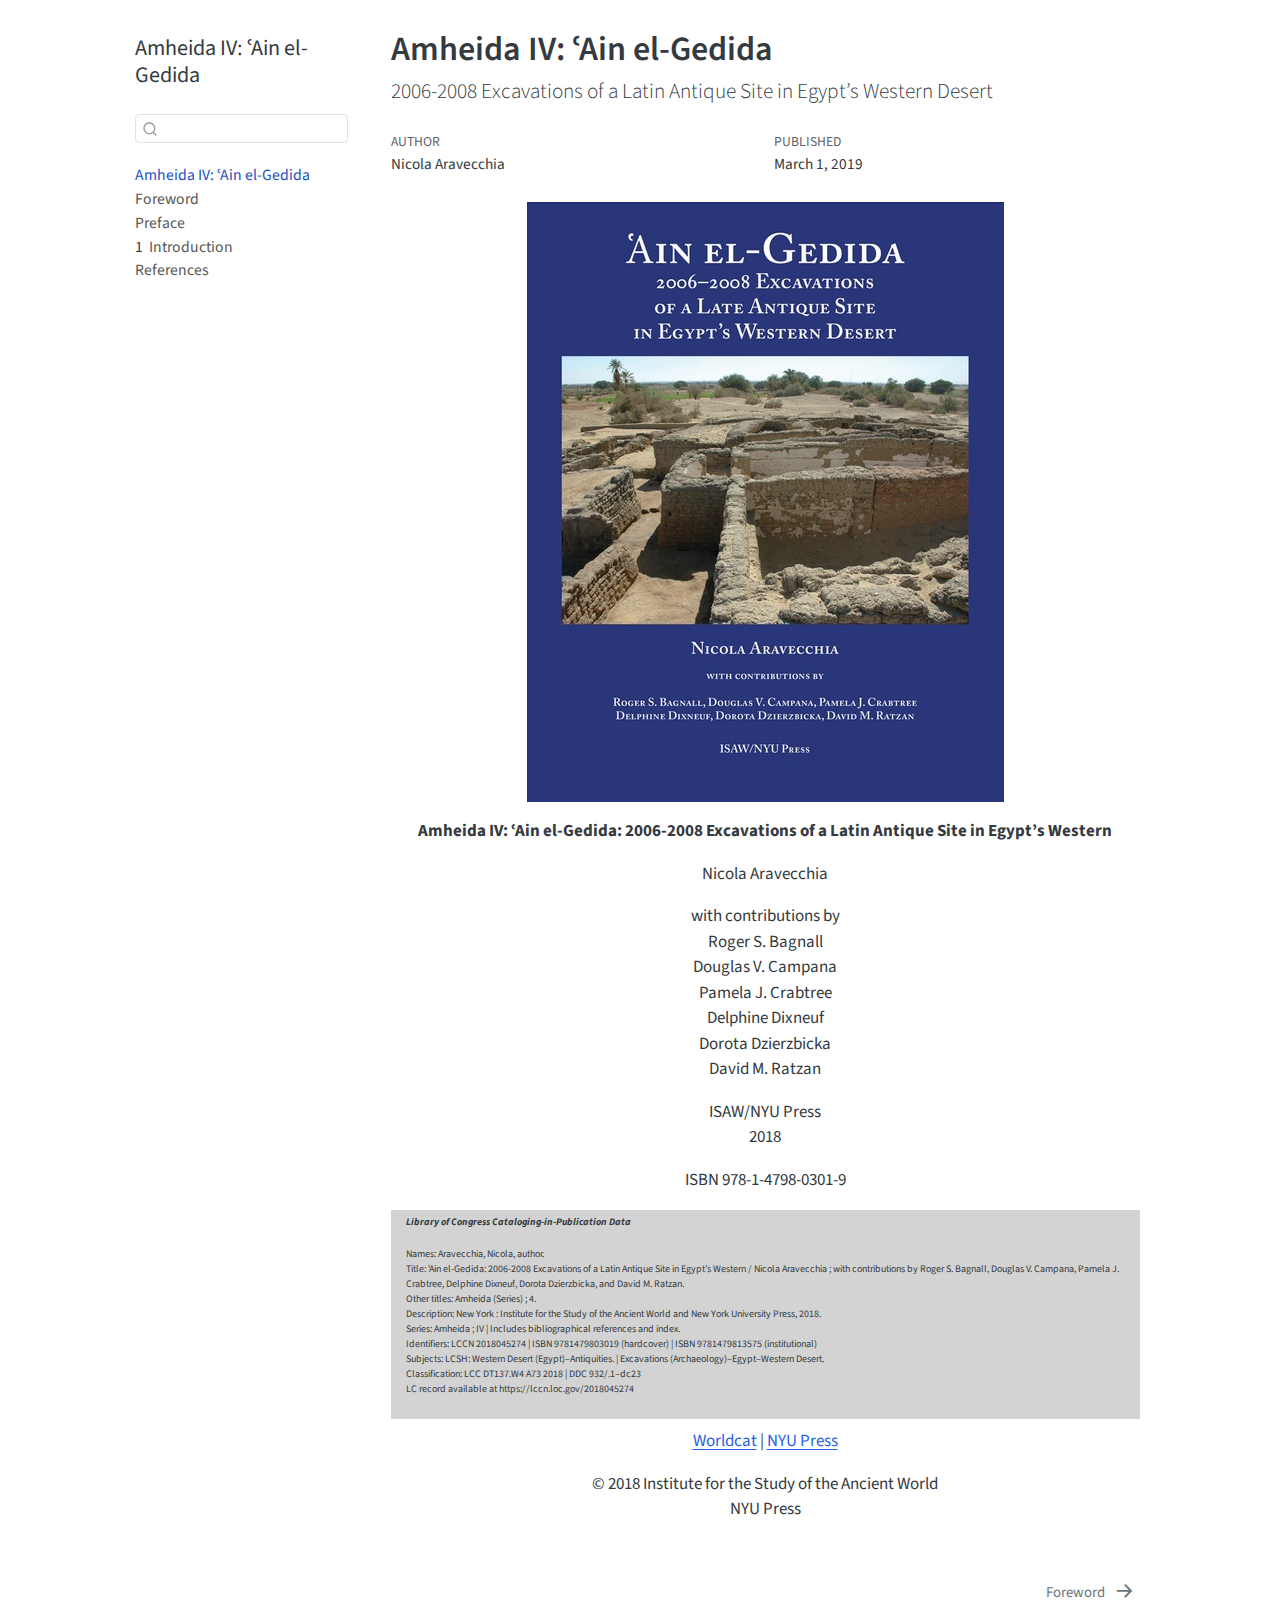
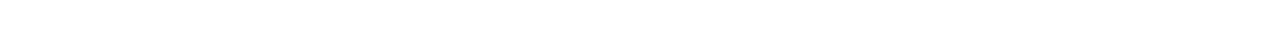
<file: index.html>
<!DOCTYPE html>
<html xmlns="http://www.w3.org/1999/xhtml" lang="en" xml:lang="en"><head>

<meta charset="utf-8">
<meta name="generator" content="quarto-1.6.15">

<meta name="viewport" content="width=device-width, initial-scale=1.0, user-scalable=yes">

<meta name="author" content="Nicola Aravecchia">
<meta name="dcterms.date" content="2019-03-01">

<title>Amheida IV: ʿAin el-Gedida</title>
<style>
code{white-space: pre-wrap;}
span.smallcaps{font-variant: small-caps;}
div.columns{display: flex; gap: min(4vw, 1.5em);}
div.column{flex: auto; overflow-x: auto;}
div.hanging-indent{margin-left: 1.5em; text-indent: -1.5em;}
ul.task-list{list-style: none;}
ul.task-list li input[type="checkbox"] {
  width: 0.8em;
  margin: 0 0.8em 0.2em -1em; /* quarto-specific, see https://github.com/quarto-dev/quarto-cli/issues/4556 */ 
  vertical-align: middle;
}
</style>


<script src="site_libs/quarto-nav/quarto-nav.js"></script>
<script src="site_libs/quarto-nav/headroom.min.js"></script>
<script src="site_libs/clipboard/clipboard.min.js"></script>
<script src="site_libs/quarto-search/autocomplete.umd.js"></script>
<script src="site_libs/quarto-search/fuse.min.js"></script>
<script src="site_libs/quarto-search/quarto-search.js"></script>
<meta name="quarto:offset" content="./">
<link href="./0_foreword.html" rel="next">
<script src="site_libs/quarto-html/quarto.js"></script>
<script src="site_libs/quarto-html/popper.min.js"></script>
<script src="site_libs/quarto-html/tippy.umd.min.js"></script>
<script src="site_libs/quarto-html/anchor.min.js"></script>
<link href="site_libs/quarto-html/tippy.css" rel="stylesheet">
<link href="site_libs/quarto-html/quarto-syntax-highlighting-018089954d508eae8a473f0b7f0491f0.css" rel="stylesheet" id="quarto-text-highlighting-styles">
<script src="site_libs/bootstrap/bootstrap.min.js"></script>
<link href="site_libs/bootstrap/bootstrap-icons.css" rel="stylesheet">
<link href="site_libs/bootstrap/bootstrap-5a4ff24a8948b82bbbd9420ed2f5fbfe.min.css" rel="stylesheet" append-hash="true" id="quarto-bootstrap" data-mode="light">
<script id="quarto-search-options" type="application/json">{
  "location": "sidebar",
  "copy-button": false,
  "collapse-after": 3,
  "panel-placement": "start",
  "type": "textbox",
  "limit": 50,
  "keyboard-shortcut": [
    "f",
    "/",
    "s"
  ],
  "show-item-context": false,
  "language": {
    "search-no-results-text": "No results",
    "search-matching-documents-text": "matching documents",
    "search-copy-link-title": "Copy link to search",
    "search-hide-matches-text": "Hide additional matches",
    "search-more-match-text": "more match in this document",
    "search-more-matches-text": "more matches in this document",
    "search-clear-button-title": "Clear",
    "search-text-placeholder": "",
    "search-detached-cancel-button-title": "Cancel",
    "search-submit-button-title": "Submit",
    "search-label": "Search"
  }
}</script>


<link rel="stylesheet" href="assets/css/isaw-monographs-style.css">
</head>

<body class="nav-sidebar floating fullcontent">

<div id="quarto-search-results"></div>
  <header id="quarto-header" class="headroom fixed-top">
  <nav class="quarto-secondary-nav">
    <div class="container-fluid d-flex">
      <button type="button" class="quarto-btn-toggle btn" data-bs-toggle="collapse" role="button" data-bs-target=".quarto-sidebar-collapse-item" aria-controls="quarto-sidebar" aria-expanded="false" aria-label="Toggle sidebar navigation" onclick="if (window.quartoToggleHeadroom) { window.quartoToggleHeadroom(); }">
        <i class="bi bi-layout-text-sidebar-reverse"></i>
      </button>
        <nav class="quarto-page-breadcrumbs" aria-label="breadcrumb"><ol class="breadcrumb"><li class="breadcrumb-item"><a href="./index.html">Amheida IV: ʿAin el-Gedida</a></li></ol></nav>
        <a class="flex-grow-1" role="navigation" data-bs-toggle="collapse" data-bs-target=".quarto-sidebar-collapse-item" aria-controls="quarto-sidebar" aria-expanded="false" aria-label="Toggle sidebar navigation" onclick="if (window.quartoToggleHeadroom) { window.quartoToggleHeadroom(); }">      
        </a>
      <button type="button" class="btn quarto-search-button" aria-label="Search" onclick="window.quartoOpenSearch();">
        <i class="bi bi-search"></i>
      </button>
    </div>
  </nav>
</header>
<!-- content -->
<div id="quarto-content" class="quarto-container page-columns page-rows-contents page-layout-article">
<!-- sidebar -->
  <nav id="quarto-sidebar" class="sidebar collapse collapse-horizontal quarto-sidebar-collapse-item sidebar-navigation floating overflow-auto">
    <div class="pt-lg-2 mt-2 text-left sidebar-header">
    <div class="sidebar-title mb-0 py-0">
      <a href="./">Amheida IV: ʿAin el-Gedida</a> 
    </div>
      </div>
        <div class="mt-2 flex-shrink-0 align-items-center">
        <div class="sidebar-search">
        <div id="quarto-search" class="" title="Search"></div>
        </div>
        </div>
    <div class="sidebar-menu-container"> 
    <ul class="list-unstyled mt-1">
        <li class="sidebar-item">
  <div class="sidebar-item-container"> 
  <a href="./index.html" class="sidebar-item-text sidebar-link active">
 <span class="menu-text">Amheida IV: ʿAin el-Gedida</span></a>
  </div>
</li>
        <li class="sidebar-item">
  <div class="sidebar-item-container"> 
  <a href="./0_foreword.html" class="sidebar-item-text sidebar-link">
 <span class="menu-text">Foreword</span></a>
  </div>
</li>
        <li class="sidebar-item">
  <div class="sidebar-item-container"> 
  <a href="./0_preface.html" class="sidebar-item-text sidebar-link">
 <span class="menu-text">Preface</span></a>
  </div>
</li>
        <li class="sidebar-item">
  <div class="sidebar-item-container"> 
  <a href="./1_introduction.html" class="sidebar-item-text sidebar-link">
 <span class="menu-text"><span class="chapter-number">1</span>&nbsp; <span class="chapter-title">Introduction</span></span></a>
  </div>
</li>
        <li class="sidebar-item">
  <div class="sidebar-item-container"> 
  <a href="./references.html" class="sidebar-item-text sidebar-link">
 <span class="menu-text">References</span></a>
  </div>
</li>
    </ul>
    </div>
</nav>
<div id="quarto-sidebar-glass" class="quarto-sidebar-collapse-item" data-bs-toggle="collapse" data-bs-target=".quarto-sidebar-collapse-item"></div>
<!-- margin-sidebar -->
    
<!-- main -->
<main class="content" id="quarto-document-content">

<header id="title-block-header" class="quarto-title-block default">
<div class="quarto-title">
<h1 class="title">Amheida IV: ʿAin el-Gedida</h1>
<p class="subtitle lead">2006-2008 Excavations of a Latin Antique Site in Egypt’s Western Desert</p>
</div>



<div class="quarto-title-meta">

    <div>
    <div class="quarto-title-meta-heading">Author</div>
    <div class="quarto-title-meta-contents">
             <p>Nicola Aravecchia </p>
          </div>
  </div>
    
    <div>
    <div class="quarto-title-meta-heading">Published</div>
    <div class="quarto-title-meta-contents">
      <p class="date">March 1, 2019</p>
    </div>
  </div>
  
    
  </div>
  


</header>


<div id="book-cover" class="frontmatter">
<p><img src="assets/images/cover.png" title="Cover of Amheida IV: ʿAin el-Gedida" class="img-fluid"></p>
</div>
<!-- TODO: Fix; Quarto hack necessary to avoid repeating title information while including H1 element for TOC -->
<div id="book-frontmatter" class="frontmatter">
<p><strong>Amheida IV: ʿAin el-Gedida: 2006-2008 Excavations of a Latin Antique Site in Egypt’s Western</strong></p>
<p>Nicola Aravecchia</p>
<p>with contributions by<br>
Roger S. Bagnall<br>
Douglas V. Campana<br>
Pamela J. Crabtree<br>
Delphine Dixneuf<br>
Dorota Dzierzbicka<br>
David M. Ratzan</p>
<p>ISAW/NYU Press<br>
2018</p>
</div>
<div id="book-isbn" class="frontmatter">
<p>ISBN 978-1-4798-0301-9</p>
</div>
<div id="book-loc-data" class="loc-data">
<p><strong><em>Library of Congress Cataloging-in-Publication Data</em></strong></p>
<p>Names: Aravecchia, Nicola, author.<br>
Title: ʿAin el-Gedida: 2006-2008 Excavations of a Latin Antique Site in Egypt’s Western / Nicola Aravecchia ; with contributions by Roger S. Bagnall, Douglas V. Campana, Pamela J. Crabtree, Delphine Dixneuf, Dorota Dzierzbicka, and David M. Ratzan.<br>
Other titles: Amheida (Series) ; 4.<br>
Description: New York : Institute for the Study of the Ancient World and New York University Press, 2018.<br>
Series: Amheida ; IV | Includes bibliographical references and index.<br>
Identifiers: LCCN 2018045274 | ISBN 9781479803019 (hardcover) | ISBN 9781479813575 (institutional)<br>
Subjects: LCSH: Western Desert (Egypt)–Antiquities. | Excavations (Archaeology)–Egypt–Western Desert.<br>
Classification: LCC DT137.W4 A73 2018 | DDC 932/.1–dc23<br>
LC record available at https://lccn.loc.gov/2018045274</p>
</div>
<div id="book-ids" class="frontmatter">
<p><a href="https://search.worldcat.org/title/1080201883">Worldcat</a> | <a href="https://nyupress.org/9781479803019/ain-el-gedida/">NYU Press</a></p>
</div>
<div id="book-copyright" class="frontmatter">
<p>© 2018 Institute for the Study of the Ancient World<br>
NYU Press</p>
</div>



</main> <!-- /main -->
<script id="quarto-html-after-body" type="application/javascript">
window.document.addEventListener("DOMContentLoaded", function (event) {
  const toggleBodyColorMode = (bsSheetEl) => {
    const mode = bsSheetEl.getAttribute("data-mode");
    const bodyEl = window.document.querySelector("body");
    if (mode === "dark") {
      bodyEl.classList.add("quarto-dark");
      bodyEl.classList.remove("quarto-light");
    } else {
      bodyEl.classList.add("quarto-light");
      bodyEl.classList.remove("quarto-dark");
    }
  }
  const toggleBodyColorPrimary = () => {
    const bsSheetEl = window.document.querySelector("link#quarto-bootstrap");
    if (bsSheetEl) {
      toggleBodyColorMode(bsSheetEl);
    }
  }
  toggleBodyColorPrimary();  
  const icon = "";
  const anchorJS = new window.AnchorJS();
  anchorJS.options = {
    placement: 'right',
    icon: icon
  };
  anchorJS.add('.anchored');
  const isCodeAnnotation = (el) => {
    for (const clz of el.classList) {
      if (clz.startsWith('code-annotation-')) {                     
        return true;
      }
    }
    return false;
  }
  const onCopySuccess = function(e) {
    // button target
    const button = e.trigger;
    // don't keep focus
    button.blur();
    // flash "checked"
    button.classList.add('code-copy-button-checked');
    var currentTitle = button.getAttribute("title");
    button.setAttribute("title", "Copied!");
    let tooltip;
    if (window.bootstrap) {
      button.setAttribute("data-bs-toggle", "tooltip");
      button.setAttribute("data-bs-placement", "left");
      button.setAttribute("data-bs-title", "Copied!");
      tooltip = new bootstrap.Tooltip(button, 
        { trigger: "manual", 
          customClass: "code-copy-button-tooltip",
          offset: [0, -8]});
      tooltip.show();    
    }
    setTimeout(function() {
      if (tooltip) {
        tooltip.hide();
        button.removeAttribute("data-bs-title");
        button.removeAttribute("data-bs-toggle");
        button.removeAttribute("data-bs-placement");
      }
      button.setAttribute("title", currentTitle);
      button.classList.remove('code-copy-button-checked');
    }, 1000);
    // clear code selection
    e.clearSelection();
  }
  const getTextToCopy = function(trigger) {
      const codeEl = trigger.previousElementSibling.cloneNode(true);
      for (const childEl of codeEl.children) {
        if (isCodeAnnotation(childEl)) {
          childEl.remove();
        }
      }
      return codeEl.innerText;
  }
  const clipboard = new window.ClipboardJS('.code-copy-button:not([data-in-quarto-modal])', {
    text: getTextToCopy
  });
  clipboard.on('success', onCopySuccess);
  if (window.document.getElementById('quarto-embedded-source-code-modal')) {
    // For code content inside modals, clipBoardJS needs to be initialized with a container option
    // TODO: Check when it could be a function (https://github.com/zenorocha/clipboard.js/issues/860)
    const clipboardModal = new window.ClipboardJS('.code-copy-button[data-in-quarto-modal]', {
      text: getTextToCopy,
      container: window.document.getElementById('quarto-embedded-source-code-modal')
    });
    clipboardModal.on('success', onCopySuccess);
  }
    var localhostRegex = new RegExp(/^(?:http|https):\/\/localhost\:?[0-9]*\//);
    var mailtoRegex = new RegExp(/^mailto:/);
      var filterRegex = new RegExp('/' + window.location.host + '/');
    var isInternal = (href) => {
        return filterRegex.test(href) || localhostRegex.test(href) || mailtoRegex.test(href);
    }
    // Inspect non-navigation links and adorn them if external
 	var links = window.document.querySelectorAll('a[href]:not(.nav-link):not(.navbar-brand):not(.toc-action):not(.sidebar-link):not(.sidebar-item-toggle):not(.pagination-link):not(.no-external):not([aria-hidden]):not(.dropdown-item):not(.quarto-navigation-tool):not(.about-link)');
    for (var i=0; i<links.length; i++) {
      const link = links[i];
      if (!isInternal(link.href)) {
        // undo the damage that might have been done by quarto-nav.js in the case of
        // links that we want to consider external
        if (link.dataset.originalHref !== undefined) {
          link.href = link.dataset.originalHref;
        }
      }
    }
  function tippyHover(el, contentFn, onTriggerFn, onUntriggerFn) {
    const config = {
      allowHTML: true,
      maxWidth: 500,
      delay: 100,
      arrow: false,
      appendTo: function(el) {
          return el.parentElement;
      },
      interactive: true,
      interactiveBorder: 10,
      theme: 'quarto',
      placement: 'bottom-start',
    };
    if (contentFn) {
      config.content = contentFn;
    }
    if (onTriggerFn) {
      config.onTrigger = onTriggerFn;
    }
    if (onUntriggerFn) {
      config.onUntrigger = onUntriggerFn;
    }
    window.tippy(el, config); 
  }
  const noterefs = window.document.querySelectorAll('a[role="doc-noteref"]');
  for (var i=0; i<noterefs.length; i++) {
    const ref = noterefs[i];
    tippyHover(ref, function() {
      // use id or data attribute instead here
      let href = ref.getAttribute('data-footnote-href') || ref.getAttribute('href');
      try { href = new URL(href).hash; } catch {}
      const id = href.replace(/^#\/?/, "");
      const note = window.document.getElementById(id);
      if (note) {
        return note.innerHTML;
      } else {
        return "";
      }
    });
  }
  const xrefs = window.document.querySelectorAll('a.quarto-xref');
  const processXRef = (id, note) => {
    // Strip column container classes
    const stripColumnClz = (el) => {
      el.classList.remove("page-full", "page-columns");
      if (el.children) {
        for (const child of el.children) {
          stripColumnClz(child);
        }
      }
    }
    stripColumnClz(note)
    if (id === null || id.startsWith('sec-')) {
      // Special case sections, only their first couple elements
      const container = document.createElement("div");
      if (note.children && note.children.length > 2) {
        container.appendChild(note.children[0].cloneNode(true));
        for (let i = 1; i < note.children.length; i++) {
          const child = note.children[i];
          if (child.tagName === "P" && child.innerText === "") {
            continue;
          } else {
            container.appendChild(child.cloneNode(true));
            break;
          }
        }
        if (window.Quarto?.typesetMath) {
          window.Quarto.typesetMath(container);
        }
        return container.innerHTML
      } else {
        if (window.Quarto?.typesetMath) {
          window.Quarto.typesetMath(note);
        }
        return note.innerHTML;
      }
    } else {
      // Remove any anchor links if they are present
      const anchorLink = note.querySelector('a.anchorjs-link');
      if (anchorLink) {
        anchorLink.remove();
      }
      if (window.Quarto?.typesetMath) {
        window.Quarto.typesetMath(note);
      }
      // TODO in 1.5, we should make sure this works without a callout special case
      if (note.classList.contains("callout")) {
        return note.outerHTML;
      } else {
        return note.innerHTML;
      }
    }
  }
  for (var i=0; i<xrefs.length; i++) {
    const xref = xrefs[i];
    tippyHover(xref, undefined, function(instance) {
      instance.disable();
      let url = xref.getAttribute('href');
      let hash = undefined; 
      if (url.startsWith('#')) {
        hash = url;
      } else {
        try { hash = new URL(url).hash; } catch {}
      }
      if (hash) {
        const id = hash.replace(/^#\/?/, "");
        const note = window.document.getElementById(id);
        if (note !== null) {
          try {
            const html = processXRef(id, note.cloneNode(true));
            instance.setContent(html);
          } finally {
            instance.enable();
            instance.show();
          }
        } else {
          // See if we can fetch this
          fetch(url.split('#')[0])
          .then(res => res.text())
          .then(html => {
            const parser = new DOMParser();
            const htmlDoc = parser.parseFromString(html, "text/html");
            const note = htmlDoc.getElementById(id);
            if (note !== null) {
              const html = processXRef(id, note);
              instance.setContent(html);
            } 
          }).finally(() => {
            instance.enable();
            instance.show();
          });
        }
      } else {
        // See if we can fetch a full url (with no hash to target)
        // This is a special case and we should probably do some content thinning / targeting
        fetch(url)
        .then(res => res.text())
        .then(html => {
          const parser = new DOMParser();
          const htmlDoc = parser.parseFromString(html, "text/html");
          const note = htmlDoc.querySelector('main.content');
          if (note !== null) {
            // This should only happen for chapter cross references
            // (since there is no id in the URL)
            // remove the first header
            if (note.children.length > 0 && note.children[0].tagName === "HEADER") {
              note.children[0].remove();
            }
            const html = processXRef(null, note);
            instance.setContent(html);
          } 
        }).finally(() => {
          instance.enable();
          instance.show();
        });
      }
    }, function(instance) {
    });
  }
      let selectedAnnoteEl;
      const selectorForAnnotation = ( cell, annotation) => {
        let cellAttr = 'data-code-cell="' + cell + '"';
        let lineAttr = 'data-code-annotation="' +  annotation + '"';
        const selector = 'span[' + cellAttr + '][' + lineAttr + ']';
        return selector;
      }
      const selectCodeLines = (annoteEl) => {
        const doc = window.document;
        const targetCell = annoteEl.getAttribute("data-target-cell");
        const targetAnnotation = annoteEl.getAttribute("data-target-annotation");
        const annoteSpan = window.document.querySelector(selectorForAnnotation(targetCell, targetAnnotation));
        const lines = annoteSpan.getAttribute("data-code-lines").split(",");
        const lineIds = lines.map((line) => {
          return targetCell + "-" + line;
        })
        let top = null;
        let height = null;
        let parent = null;
        if (lineIds.length > 0) {
            //compute the position of the single el (top and bottom and make a div)
            const el = window.document.getElementById(lineIds[0]);
            top = el.offsetTop;
            height = el.offsetHeight;
            parent = el.parentElement.parentElement;
          if (lineIds.length > 1) {
            const lastEl = window.document.getElementById(lineIds[lineIds.length - 1]);
            const bottom = lastEl.offsetTop + lastEl.offsetHeight;
            height = bottom - top;
          }
          if (top !== null && height !== null && parent !== null) {
            // cook up a div (if necessary) and position it 
            let div = window.document.getElementById("code-annotation-line-highlight");
            if (div === null) {
              div = window.document.createElement("div");
              div.setAttribute("id", "code-annotation-line-highlight");
              div.style.position = 'absolute';
              parent.appendChild(div);
            }
            div.style.top = top - 2 + "px";
            div.style.height = height + 4 + "px";
            div.style.left = 0;
            let gutterDiv = window.document.getElementById("code-annotation-line-highlight-gutter");
            if (gutterDiv === null) {
              gutterDiv = window.document.createElement("div");
              gutterDiv.setAttribute("id", "code-annotation-line-highlight-gutter");
              gutterDiv.style.position = 'absolute';
              const codeCell = window.document.getElementById(targetCell);
              const gutter = codeCell.querySelector('.code-annotation-gutter');
              gutter.appendChild(gutterDiv);
            }
            gutterDiv.style.top = top - 2 + "px";
            gutterDiv.style.height = height + 4 + "px";
          }
          selectedAnnoteEl = annoteEl;
        }
      };
      const unselectCodeLines = () => {
        const elementsIds = ["code-annotation-line-highlight", "code-annotation-line-highlight-gutter"];
        elementsIds.forEach((elId) => {
          const div = window.document.getElementById(elId);
          if (div) {
            div.remove();
          }
        });
        selectedAnnoteEl = undefined;
      };
        // Handle positioning of the toggle
    window.addEventListener(
      "resize",
      throttle(() => {
        elRect = undefined;
        if (selectedAnnoteEl) {
          selectCodeLines(selectedAnnoteEl);
        }
      }, 10)
    );
    function throttle(fn, ms) {
    let throttle = false;
    let timer;
      return (...args) => {
        if(!throttle) { // first call gets through
            fn.apply(this, args);
            throttle = true;
        } else { // all the others get throttled
            if(timer) clearTimeout(timer); // cancel #2
            timer = setTimeout(() => {
              fn.apply(this, args);
              timer = throttle = false;
            }, ms);
        }
      };
    }
      // Attach click handler to the DT
      const annoteDls = window.document.querySelectorAll('dt[data-target-cell]');
      for (const annoteDlNode of annoteDls) {
        annoteDlNode.addEventListener('click', (event) => {
          const clickedEl = event.target;
          if (clickedEl !== selectedAnnoteEl) {
            unselectCodeLines();
            const activeEl = window.document.querySelector('dt[data-target-cell].code-annotation-active');
            if (activeEl) {
              activeEl.classList.remove('code-annotation-active');
            }
            selectCodeLines(clickedEl);
            clickedEl.classList.add('code-annotation-active');
          } else {
            // Unselect the line
            unselectCodeLines();
            clickedEl.classList.remove('code-annotation-active');
          }
        });
      }
  const findCites = (el) => {
    const parentEl = el.parentElement;
    if (parentEl) {
      const cites = parentEl.dataset.cites;
      if (cites) {
        return {
          el,
          cites: cites.split(' ')
        };
      } else {
        return findCites(el.parentElement)
      }
    } else {
      return undefined;
    }
  };
  var bibliorefs = window.document.querySelectorAll('a[role="doc-biblioref"]');
  for (var i=0; i<bibliorefs.length; i++) {
    const ref = bibliorefs[i];
    const citeInfo = findCites(ref);
    if (citeInfo) {
      tippyHover(citeInfo.el, function() {
        var popup = window.document.createElement('div');
        citeInfo.cites.forEach(function(cite) {
          var citeDiv = window.document.createElement('div');
          citeDiv.classList.add('hanging-indent');
          citeDiv.classList.add('csl-entry');
          var biblioDiv = window.document.getElementById('ref-' + cite);
          if (biblioDiv) {
            citeDiv.innerHTML = biblioDiv.innerHTML;
          }
          popup.appendChild(citeDiv);
        });
        return popup.innerHTML;
      });
    }
  }
});
</script>
<nav class="page-navigation">
  <div class="nav-page nav-page-previous">
  </div>
  <div class="nav-page nav-page-next">
      <a href="./0_foreword.html" class="pagination-link" aria-label="Foreword">
        <span class="nav-page-text">Foreword</span> <i class="bi bi-arrow-right-short"></i>
      </a>
  </div>
</nav>
</div> <!-- /content -->




</body></html>
</file>
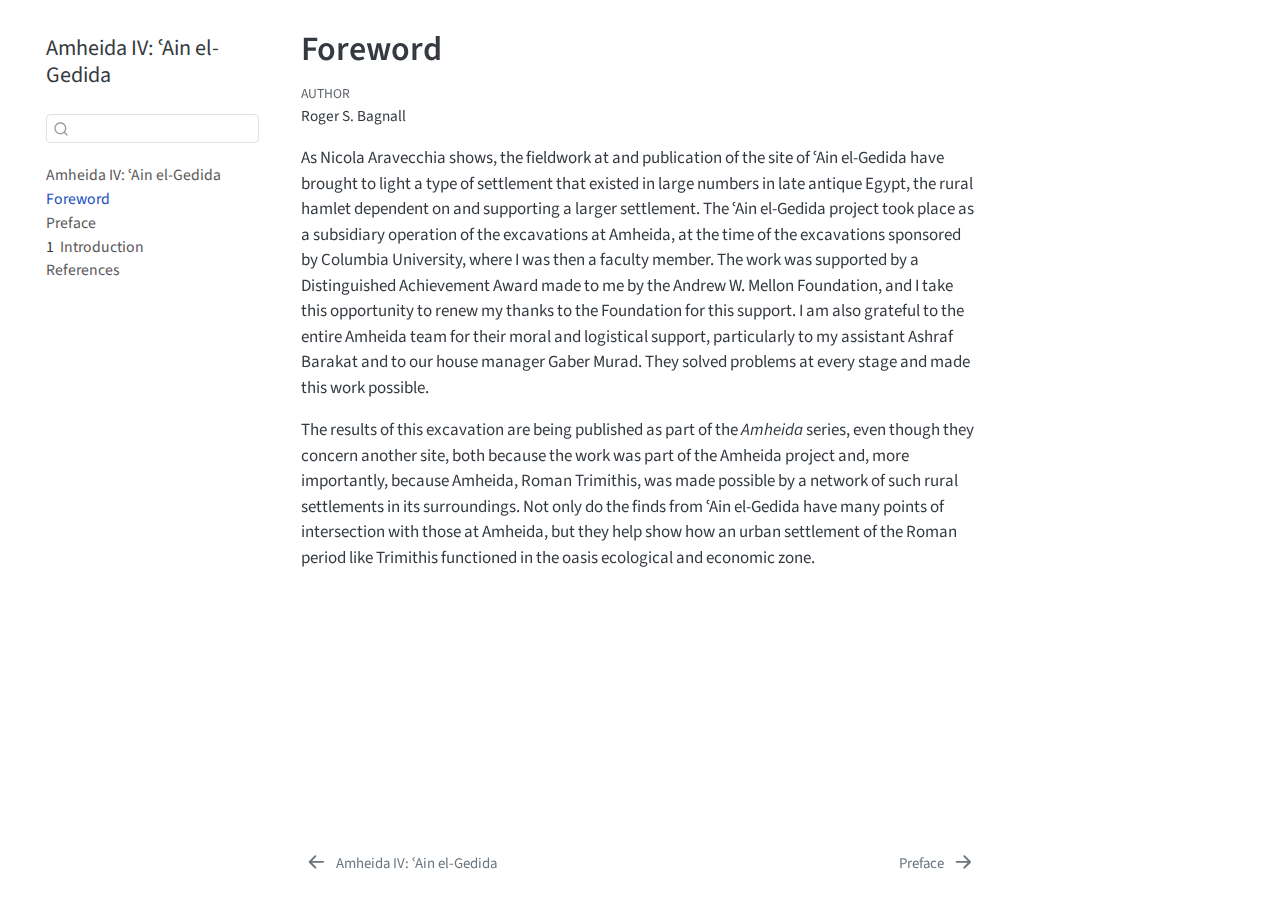
<file: 0_foreword.html>
<!DOCTYPE html>
<html xmlns="http://www.w3.org/1999/xhtml" lang="en" xml:lang="en"><head>

<meta charset="utf-8">
<meta name="generator" content="quarto-1.6.15">

<meta name="viewport" content="width=device-width, initial-scale=1.0, user-scalable=yes">

<meta name="author" content="Roger S. Bagnall">

<title>Foreword – Amheida IV: ʿAin el-Gedida</title>
<style>
code{white-space: pre-wrap;}
span.smallcaps{font-variant: small-caps;}
div.columns{display: flex; gap: min(4vw, 1.5em);}
div.column{flex: auto; overflow-x: auto;}
div.hanging-indent{margin-left: 1.5em; text-indent: -1.5em;}
ul.task-list{list-style: none;}
ul.task-list li input[type="checkbox"] {
  width: 0.8em;
  margin: 0 0.8em 0.2em -1em; /* quarto-specific, see https://github.com/quarto-dev/quarto-cli/issues/4556 */ 
  vertical-align: middle;
}
</style>


<script src="site_libs/quarto-nav/quarto-nav.js"></script>
<script src="site_libs/quarto-nav/headroom.min.js"></script>
<script src="site_libs/clipboard/clipboard.min.js"></script>
<script src="site_libs/quarto-search/autocomplete.umd.js"></script>
<script src="site_libs/quarto-search/fuse.min.js"></script>
<script src="site_libs/quarto-search/quarto-search.js"></script>
<meta name="quarto:offset" content="./">
<link href="./0_preface.html" rel="next">
<link href="./index.html" rel="prev">
<script src="site_libs/quarto-html/quarto.js"></script>
<script src="site_libs/quarto-html/popper.min.js"></script>
<script src="site_libs/quarto-html/tippy.umd.min.js"></script>
<script src="site_libs/quarto-html/anchor.min.js"></script>
<link href="site_libs/quarto-html/tippy.css" rel="stylesheet">
<link href="site_libs/quarto-html/quarto-syntax-highlighting-018089954d508eae8a473f0b7f0491f0.css" rel="stylesheet" id="quarto-text-highlighting-styles">
<script src="site_libs/bootstrap/bootstrap.min.js"></script>
<link href="site_libs/bootstrap/bootstrap-icons.css" rel="stylesheet">
<link href="site_libs/bootstrap/bootstrap-ba36f84731c08b0abce061724f81acab.min.css" rel="stylesheet" append-hash="true" id="quarto-bootstrap" data-mode="light">
<script id="quarto-search-options" type="application/json">{
  "location": "sidebar",
  "copy-button": false,
  "collapse-after": 3,
  "panel-placement": "start",
  "type": "textbox",
  "limit": 50,
  "keyboard-shortcut": [
    "f",
    "/",
    "s"
  ],
  "show-item-context": false,
  "language": {
    "search-no-results-text": "No results",
    "search-matching-documents-text": "matching documents",
    "search-copy-link-title": "Copy link to search",
    "search-hide-matches-text": "Hide additional matches",
    "search-more-match-text": "more match in this document",
    "search-more-matches-text": "more matches in this document",
    "search-clear-button-title": "Clear",
    "search-text-placeholder": "",
    "search-detached-cancel-button-title": "Cancel",
    "search-submit-button-title": "Submit",
    "search-label": "Search"
  }
}</script>


<link rel="stylesheet" href="assets/css/isaw-monographs-style.css">
</head>

<body class="nav-sidebar floating">

<div id="quarto-search-results"></div>
  <header id="quarto-header" class="headroom fixed-top">
  <nav class="quarto-secondary-nav">
    <div class="container-fluid d-flex">
      <button type="button" class="quarto-btn-toggle btn" data-bs-toggle="collapse" role="button" data-bs-target=".quarto-sidebar-collapse-item" aria-controls="quarto-sidebar" aria-expanded="false" aria-label="Toggle sidebar navigation" onclick="if (window.quartoToggleHeadroom) { window.quartoToggleHeadroom(); }">
        <i class="bi bi-layout-text-sidebar-reverse"></i>
      </button>
        <nav class="quarto-page-breadcrumbs" aria-label="breadcrumb"><ol class="breadcrumb"><li class="breadcrumb-item"><a href="./0_foreword.html">Foreword</a></li></ol></nav>
        <a class="flex-grow-1" role="navigation" data-bs-toggle="collapse" data-bs-target=".quarto-sidebar-collapse-item" aria-controls="quarto-sidebar" aria-expanded="false" aria-label="Toggle sidebar navigation" onclick="if (window.quartoToggleHeadroom) { window.quartoToggleHeadroom(); }">      
        </a>
      <button type="button" class="btn quarto-search-button" aria-label="Search" onclick="window.quartoOpenSearch();">
        <i class="bi bi-search"></i>
      </button>
    </div>
  </nav>
</header>
<!-- content -->
<div id="quarto-content" class="quarto-container page-columns page-rows-contents page-layout-article">
<!-- sidebar -->
  <nav id="quarto-sidebar" class="sidebar collapse collapse-horizontal quarto-sidebar-collapse-item sidebar-navigation floating overflow-auto">
    <div class="pt-lg-2 mt-2 text-left sidebar-header">
    <div class="sidebar-title mb-0 py-0">
      <a href="./">Amheida IV: ʿAin el-Gedida</a> 
    </div>
      </div>
        <div class="mt-2 flex-shrink-0 align-items-center">
        <div class="sidebar-search">
        <div id="quarto-search" class="" title="Search"></div>
        </div>
        </div>
    <div class="sidebar-menu-container"> 
    <ul class="list-unstyled mt-1">
        <li class="sidebar-item">
  <div class="sidebar-item-container"> 
  <a href="./index.html" class="sidebar-item-text sidebar-link">
 <span class="menu-text">Amheida IV: ʿAin el-Gedida</span></a>
  </div>
</li>
        <li class="sidebar-item">
  <div class="sidebar-item-container"> 
  <a href="./0_foreword.html" class="sidebar-item-text sidebar-link active">
 <span class="menu-text">Foreword</span></a>
  </div>
</li>
        <li class="sidebar-item">
  <div class="sidebar-item-container"> 
  <a href="./0_preface.html" class="sidebar-item-text sidebar-link">
 <span class="menu-text">Preface</span></a>
  </div>
</li>
        <li class="sidebar-item">
  <div class="sidebar-item-container"> 
  <a href="./1_introduction.html" class="sidebar-item-text sidebar-link">
 <span class="menu-text"><span class="chapter-number">1</span>&nbsp; <span class="chapter-title">Introduction</span></span></a>
  </div>
</li>
        <li class="sidebar-item">
  <div class="sidebar-item-container"> 
  <a href="./references.html" class="sidebar-item-text sidebar-link">
 <span class="menu-text">References</span></a>
  </div>
</li>
    </ul>
    </div>
</nav>
<div id="quarto-sidebar-glass" class="quarto-sidebar-collapse-item" data-bs-toggle="collapse" data-bs-target=".quarto-sidebar-collapse-item"></div>
<!-- margin-sidebar -->
    <div id="quarto-margin-sidebar" class="sidebar margin-sidebar zindex-bottom">
        
    </div>
<!-- main -->
<main class="content" id="quarto-document-content">

<header id="title-block-header" class="quarto-title-block default">
<div class="quarto-title">
<h1 class="title">Foreword</h1>
</div>



<div class="quarto-title-meta">

    <div>
    <div class="quarto-title-meta-heading">Author</div>
    <div class="quarto-title-meta-contents">
             <p>Roger S. Bagnall </p>
          </div>
  </div>
    
  
    
  </div>
  


</header>


<p id="p1">
As Nicola Aravecchia shows, the fieldwork at and publication of the site of ʿAin el-Gedida have brought to light a type of settlement that existed in large numbers in late antique Egypt, the rural hamlet dependent on and supporting a larger settlement. The ʿAin el-Gedida project took place as a subsidiary operation of the excavations at Amheida, at the time of the excavations sponsored by Columbia University, where I was then a faculty member. The work was supported by a Distinguished Achievement Award made to me by the Andrew W. Mellon Foundation, and I take this opportunity to renew my thanks to the Foundation for this support. I am also grateful to the entire Amheida team for their moral and logistical support, particularly to my assistant Ashraf Barakat and to our house manager Gaber Murad. They solved problems at every stage and made this work possible.
</p><p>
</p><p id="p2">
The results of this excavation are being published as part of the <em>Amheida</em> series, even though they concern another site, both because the work was part of the Amheida project and, more importantly, because Amheida, Roman Trimithis, was made possible by a network of such rural settlements in its surroundings. Not only do the finds from ʿAin el-Gedida have many points of intersection with those at Amheida, but they help show how an urban settlement of the Roman period like Trimithis functioned in the oasis ecological and economic zone.
</p><p>
</p><p><pb n="xvii"></pb></p>



</main> <!-- /main -->
<script id="quarto-html-after-body" type="application/javascript">
window.document.addEventListener("DOMContentLoaded", function (event) {
  const toggleBodyColorMode = (bsSheetEl) => {
    const mode = bsSheetEl.getAttribute("data-mode");
    const bodyEl = window.document.querySelector("body");
    if (mode === "dark") {
      bodyEl.classList.add("quarto-dark");
      bodyEl.classList.remove("quarto-light");
    } else {
      bodyEl.classList.add("quarto-light");
      bodyEl.classList.remove("quarto-dark");
    }
  }
  const toggleBodyColorPrimary = () => {
    const bsSheetEl = window.document.querySelector("link#quarto-bootstrap");
    if (bsSheetEl) {
      toggleBodyColorMode(bsSheetEl);
    }
  }
  toggleBodyColorPrimary();  
  const icon = "";
  const anchorJS = new window.AnchorJS();
  anchorJS.options = {
    placement: 'right',
    icon: icon
  };
  anchorJS.add('.anchored');
  const isCodeAnnotation = (el) => {
    for (const clz of el.classList) {
      if (clz.startsWith('code-annotation-')) {                     
        return true;
      }
    }
    return false;
  }
  const onCopySuccess = function(e) {
    // button target
    const button = e.trigger;
    // don't keep focus
    button.blur();
    // flash "checked"
    button.classList.add('code-copy-button-checked');
    var currentTitle = button.getAttribute("title");
    button.setAttribute("title", "Copied!");
    let tooltip;
    if (window.bootstrap) {
      button.setAttribute("data-bs-toggle", "tooltip");
      button.setAttribute("data-bs-placement", "left");
      button.setAttribute("data-bs-title", "Copied!");
      tooltip = new bootstrap.Tooltip(button, 
        { trigger: "manual", 
          customClass: "code-copy-button-tooltip",
          offset: [0, -8]});
      tooltip.show();    
    }
    setTimeout(function() {
      if (tooltip) {
        tooltip.hide();
        button.removeAttribute("data-bs-title");
        button.removeAttribute("data-bs-toggle");
        button.removeAttribute("data-bs-placement");
      }
      button.setAttribute("title", currentTitle);
      button.classList.remove('code-copy-button-checked');
    }, 1000);
    // clear code selection
    e.clearSelection();
  }
  const getTextToCopy = function(trigger) {
      const codeEl = trigger.previousElementSibling.cloneNode(true);
      for (const childEl of codeEl.children) {
        if (isCodeAnnotation(childEl)) {
          childEl.remove();
        }
      }
      return codeEl.innerText;
  }
  const clipboard = new window.ClipboardJS('.code-copy-button:not([data-in-quarto-modal])', {
    text: getTextToCopy
  });
  clipboard.on('success', onCopySuccess);
  if (window.document.getElementById('quarto-embedded-source-code-modal')) {
    // For code content inside modals, clipBoardJS needs to be initialized with a container option
    // TODO: Check when it could be a function (https://github.com/zenorocha/clipboard.js/issues/860)
    const clipboardModal = new window.ClipboardJS('.code-copy-button[data-in-quarto-modal]', {
      text: getTextToCopy,
      container: window.document.getElementById('quarto-embedded-source-code-modal')
    });
    clipboardModal.on('success', onCopySuccess);
  }
    var localhostRegex = new RegExp(/^(?:http|https):\/\/localhost\:?[0-9]*\//);
    var mailtoRegex = new RegExp(/^mailto:/);
      var filterRegex = new RegExp('/' + window.location.host + '/');
    var isInternal = (href) => {
        return filterRegex.test(href) || localhostRegex.test(href) || mailtoRegex.test(href);
    }
    // Inspect non-navigation links and adorn them if external
 	var links = window.document.querySelectorAll('a[href]:not(.nav-link):not(.navbar-brand):not(.toc-action):not(.sidebar-link):not(.sidebar-item-toggle):not(.pagination-link):not(.no-external):not([aria-hidden]):not(.dropdown-item):not(.quarto-navigation-tool):not(.about-link)');
    for (var i=0; i<links.length; i++) {
      const link = links[i];
      if (!isInternal(link.href)) {
        // undo the damage that might have been done by quarto-nav.js in the case of
        // links that we want to consider external
        if (link.dataset.originalHref !== undefined) {
          link.href = link.dataset.originalHref;
        }
      }
    }
  function tippyHover(el, contentFn, onTriggerFn, onUntriggerFn) {
    const config = {
      allowHTML: true,
      maxWidth: 500,
      delay: 100,
      arrow: false,
      appendTo: function(el) {
          return el.parentElement;
      },
      interactive: true,
      interactiveBorder: 10,
      theme: 'quarto',
      placement: 'bottom-start',
    };
    if (contentFn) {
      config.content = contentFn;
    }
    if (onTriggerFn) {
      config.onTrigger = onTriggerFn;
    }
    if (onUntriggerFn) {
      config.onUntrigger = onUntriggerFn;
    }
    window.tippy(el, config); 
  }
  const noterefs = window.document.querySelectorAll('a[role="doc-noteref"]');
  for (var i=0; i<noterefs.length; i++) {
    const ref = noterefs[i];
    tippyHover(ref, function() {
      // use id or data attribute instead here
      let href = ref.getAttribute('data-footnote-href') || ref.getAttribute('href');
      try { href = new URL(href).hash; } catch {}
      const id = href.replace(/^#\/?/, "");
      const note = window.document.getElementById(id);
      if (note) {
        return note.innerHTML;
      } else {
        return "";
      }
    });
  }
  const xrefs = window.document.querySelectorAll('a.quarto-xref');
  const processXRef = (id, note) => {
    // Strip column container classes
    const stripColumnClz = (el) => {
      el.classList.remove("page-full", "page-columns");
      if (el.children) {
        for (const child of el.children) {
          stripColumnClz(child);
        }
      }
    }
    stripColumnClz(note)
    if (id === null || id.startsWith('sec-')) {
      // Special case sections, only their first couple elements
      const container = document.createElement("div");
      if (note.children && note.children.length > 2) {
        container.appendChild(note.children[0].cloneNode(true));
        for (let i = 1; i < note.children.length; i++) {
          const child = note.children[i];
          if (child.tagName === "P" && child.innerText === "") {
            continue;
          } else {
            container.appendChild(child.cloneNode(true));
            break;
          }
        }
        if (window.Quarto?.typesetMath) {
          window.Quarto.typesetMath(container);
        }
        return container.innerHTML
      } else {
        if (window.Quarto?.typesetMath) {
          window.Quarto.typesetMath(note);
        }
        return note.innerHTML;
      }
    } else {
      // Remove any anchor links if they are present
      const anchorLink = note.querySelector('a.anchorjs-link');
      if (anchorLink) {
        anchorLink.remove();
      }
      if (window.Quarto?.typesetMath) {
        window.Quarto.typesetMath(note);
      }
      // TODO in 1.5, we should make sure this works without a callout special case
      if (note.classList.contains("callout")) {
        return note.outerHTML;
      } else {
        return note.innerHTML;
      }
    }
  }
  for (var i=0; i<xrefs.length; i++) {
    const xref = xrefs[i];
    tippyHover(xref, undefined, function(instance) {
      instance.disable();
      let url = xref.getAttribute('href');
      let hash = undefined; 
      if (url.startsWith('#')) {
        hash = url;
      } else {
        try { hash = new URL(url).hash; } catch {}
      }
      if (hash) {
        const id = hash.replace(/^#\/?/, "");
        const note = window.document.getElementById(id);
        if (note !== null) {
          try {
            const html = processXRef(id, note.cloneNode(true));
            instance.setContent(html);
          } finally {
            instance.enable();
            instance.show();
          }
        } else {
          // See if we can fetch this
          fetch(url.split('#')[0])
          .then(res => res.text())
          .then(html => {
            const parser = new DOMParser();
            const htmlDoc = parser.parseFromString(html, "text/html");
            const note = htmlDoc.getElementById(id);
            if (note !== null) {
              const html = processXRef(id, note);
              instance.setContent(html);
            } 
          }).finally(() => {
            instance.enable();
            instance.show();
          });
        }
      } else {
        // See if we can fetch a full url (with no hash to target)
        // This is a special case and we should probably do some content thinning / targeting
        fetch(url)
        .then(res => res.text())
        .then(html => {
          const parser = new DOMParser();
          const htmlDoc = parser.parseFromString(html, "text/html");
          const note = htmlDoc.querySelector('main.content');
          if (note !== null) {
            // This should only happen for chapter cross references
            // (since there is no id in the URL)
            // remove the first header
            if (note.children.length > 0 && note.children[0].tagName === "HEADER") {
              note.children[0].remove();
            }
            const html = processXRef(null, note);
            instance.setContent(html);
          } 
        }).finally(() => {
          instance.enable();
          instance.show();
        });
      }
    }, function(instance) {
    });
  }
      let selectedAnnoteEl;
      const selectorForAnnotation = ( cell, annotation) => {
        let cellAttr = 'data-code-cell="' + cell + '"';
        let lineAttr = 'data-code-annotation="' +  annotation + '"';
        const selector = 'span[' + cellAttr + '][' + lineAttr + ']';
        return selector;
      }
      const selectCodeLines = (annoteEl) => {
        const doc = window.document;
        const targetCell = annoteEl.getAttribute("data-target-cell");
        const targetAnnotation = annoteEl.getAttribute("data-target-annotation");
        const annoteSpan = window.document.querySelector(selectorForAnnotation(targetCell, targetAnnotation));
        const lines = annoteSpan.getAttribute("data-code-lines").split(",");
        const lineIds = lines.map((line) => {
          return targetCell + "-" + line;
        })
        let top = null;
        let height = null;
        let parent = null;
        if (lineIds.length > 0) {
            //compute the position of the single el (top and bottom and make a div)
            const el = window.document.getElementById(lineIds[0]);
            top = el.offsetTop;
            height = el.offsetHeight;
            parent = el.parentElement.parentElement;
          if (lineIds.length > 1) {
            const lastEl = window.document.getElementById(lineIds[lineIds.length - 1]);
            const bottom = lastEl.offsetTop + lastEl.offsetHeight;
            height = bottom - top;
          }
          if (top !== null && height !== null && parent !== null) {
            // cook up a div (if necessary) and position it 
            let div = window.document.getElementById("code-annotation-line-highlight");
            if (div === null) {
              div = window.document.createElement("div");
              div.setAttribute("id", "code-annotation-line-highlight");
              div.style.position = 'absolute';
              parent.appendChild(div);
            }
            div.style.top = top - 2 + "px";
            div.style.height = height + 4 + "px";
            div.style.left = 0;
            let gutterDiv = window.document.getElementById("code-annotation-line-highlight-gutter");
            if (gutterDiv === null) {
              gutterDiv = window.document.createElement("div");
              gutterDiv.setAttribute("id", "code-annotation-line-highlight-gutter");
              gutterDiv.style.position = 'absolute';
              const codeCell = window.document.getElementById(targetCell);
              const gutter = codeCell.querySelector('.code-annotation-gutter');
              gutter.appendChild(gutterDiv);
            }
            gutterDiv.style.top = top - 2 + "px";
            gutterDiv.style.height = height + 4 + "px";
          }
          selectedAnnoteEl = annoteEl;
        }
      };
      const unselectCodeLines = () => {
        const elementsIds = ["code-annotation-line-highlight", "code-annotation-line-highlight-gutter"];
        elementsIds.forEach((elId) => {
          const div = window.document.getElementById(elId);
          if (div) {
            div.remove();
          }
        });
        selectedAnnoteEl = undefined;
      };
        // Handle positioning of the toggle
    window.addEventListener(
      "resize",
      throttle(() => {
        elRect = undefined;
        if (selectedAnnoteEl) {
          selectCodeLines(selectedAnnoteEl);
        }
      }, 10)
    );
    function throttle(fn, ms) {
    let throttle = false;
    let timer;
      return (...args) => {
        if(!throttle) { // first call gets through
            fn.apply(this, args);
            throttle = true;
        } else { // all the others get throttled
            if(timer) clearTimeout(timer); // cancel #2
            timer = setTimeout(() => {
              fn.apply(this, args);
              timer = throttle = false;
            }, ms);
        }
      };
    }
      // Attach click handler to the DT
      const annoteDls = window.document.querySelectorAll('dt[data-target-cell]');
      for (const annoteDlNode of annoteDls) {
        annoteDlNode.addEventListener('click', (event) => {
          const clickedEl = event.target;
          if (clickedEl !== selectedAnnoteEl) {
            unselectCodeLines();
            const activeEl = window.document.querySelector('dt[data-target-cell].code-annotation-active');
            if (activeEl) {
              activeEl.classList.remove('code-annotation-active');
            }
            selectCodeLines(clickedEl);
            clickedEl.classList.add('code-annotation-active');
          } else {
            // Unselect the line
            unselectCodeLines();
            clickedEl.classList.remove('code-annotation-active');
          }
        });
      }
  const findCites = (el) => {
    const parentEl = el.parentElement;
    if (parentEl) {
      const cites = parentEl.dataset.cites;
      if (cites) {
        return {
          el,
          cites: cites.split(' ')
        };
      } else {
        return findCites(el.parentElement)
      }
    } else {
      return undefined;
    }
  };
  var bibliorefs = window.document.querySelectorAll('a[role="doc-biblioref"]');
  for (var i=0; i<bibliorefs.length; i++) {
    const ref = bibliorefs[i];
    const citeInfo = findCites(ref);
    if (citeInfo) {
      tippyHover(citeInfo.el, function() {
        var popup = window.document.createElement('div');
        citeInfo.cites.forEach(function(cite) {
          var citeDiv = window.document.createElement('div');
          citeDiv.classList.add('hanging-indent');
          citeDiv.classList.add('csl-entry');
          var biblioDiv = window.document.getElementById('ref-' + cite);
          if (biblioDiv) {
            citeDiv.innerHTML = biblioDiv.innerHTML;
          }
          popup.appendChild(citeDiv);
        });
        return popup.innerHTML;
      });
    }
  }
});
</script>
<nav class="page-navigation">
  <div class="nav-page nav-page-previous">
      <a href="./index.html" class="pagination-link" aria-label="Amheida IV: ʿAin el-Gedida">
        <i class="bi bi-arrow-left-short"></i> <span class="nav-page-text">Amheida IV: ʿAin el-Gedida</span>
      </a>          
  </div>
  <div class="nav-page nav-page-next">
      <a href="./0_preface.html" class="pagination-link" aria-label="Preface">
        <span class="nav-page-text">Preface</span> <i class="bi bi-arrow-right-short"></i>
      </a>
  </div>
</nav>
</div> <!-- /content -->




</body></html>
</file>
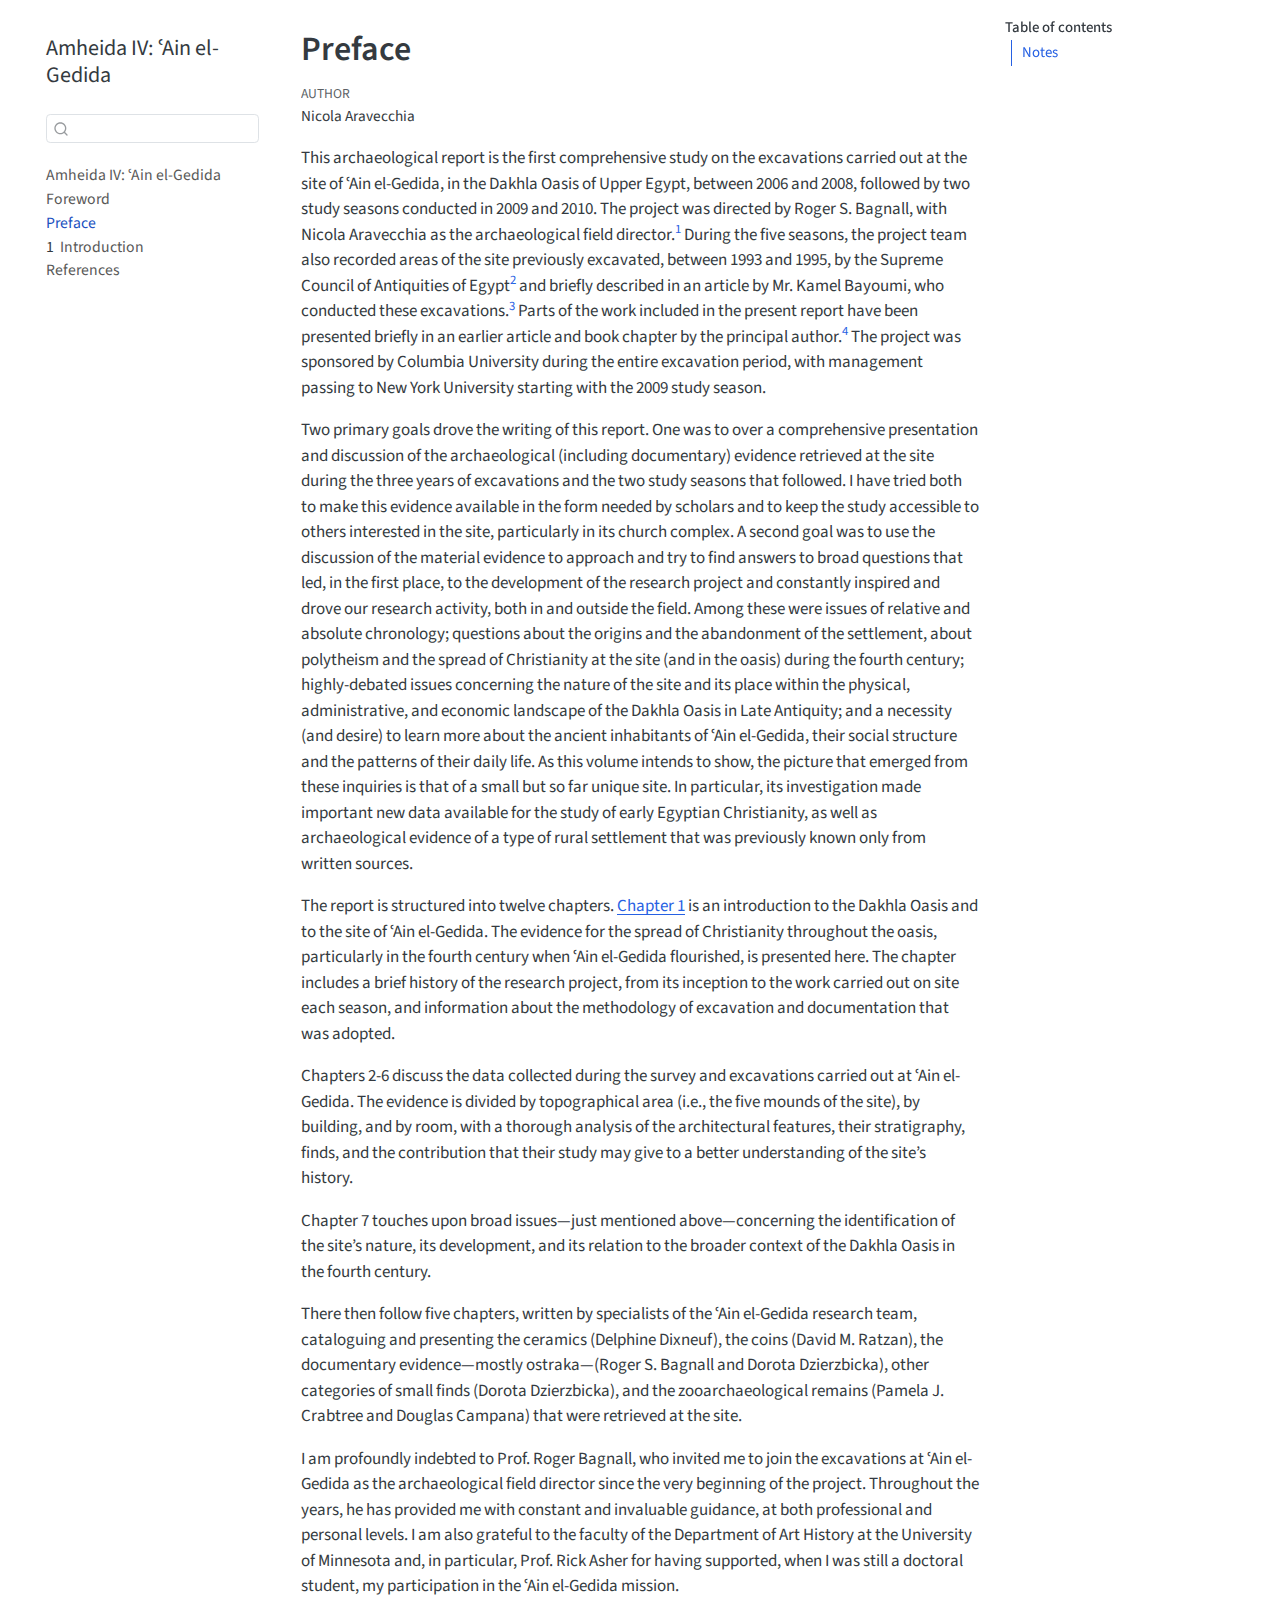
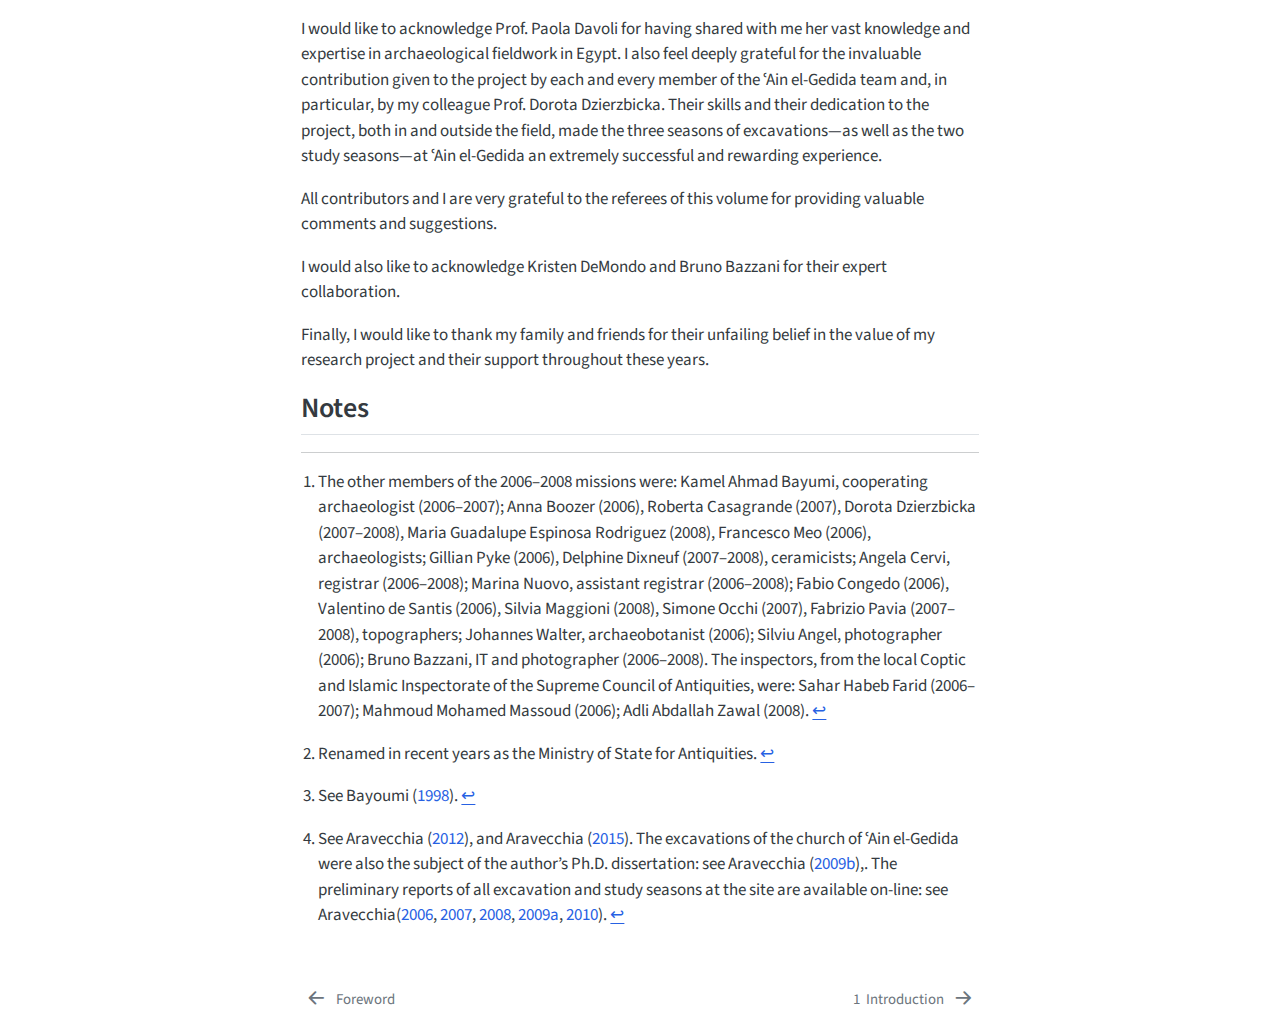
<file: 0_preface.html>
<!DOCTYPE html>
<html xmlns="http://www.w3.org/1999/xhtml" lang="en" xml:lang="en"><head>

<meta charset="utf-8">
<meta name="generator" content="quarto-1.6.15">

<meta name="viewport" content="width=device-width, initial-scale=1.0, user-scalable=yes">

<meta name="author" content="Nicola Aravecchia">

<title>Preface – Amheida IV: ʿAin el-Gedida</title>
<style>
code{white-space: pre-wrap;}
span.smallcaps{font-variant: small-caps;}
div.columns{display: flex; gap: min(4vw, 1.5em);}
div.column{flex: auto; overflow-x: auto;}
div.hanging-indent{margin-left: 1.5em; text-indent: -1.5em;}
ul.task-list{list-style: none;}
ul.task-list li input[type="checkbox"] {
  width: 0.8em;
  margin: 0 0.8em 0.2em -1em; /* quarto-specific, see https://github.com/quarto-dev/quarto-cli/issues/4556 */ 
  vertical-align: middle;
}
/* CSS for citations */
div.csl-bib-body { }
div.csl-entry {
  clear: both;
  margin-bottom: 0em;
}
.hanging-indent div.csl-entry {
  margin-left:2em;
  text-indent:-2em;
}
div.csl-left-margin {
  min-width:2em;
  float:left;
}
div.csl-right-inline {
  margin-left:2em;
  padding-left:1em;
}
div.csl-indent {
  margin-left: 2em;
}</style>


<script src="site_libs/quarto-nav/quarto-nav.js"></script>
<script src="site_libs/quarto-nav/headroom.min.js"></script>
<script src="site_libs/clipboard/clipboard.min.js"></script>
<script src="site_libs/quarto-search/autocomplete.umd.js"></script>
<script src="site_libs/quarto-search/fuse.min.js"></script>
<script src="site_libs/quarto-search/quarto-search.js"></script>
<meta name="quarto:offset" content="./">
<link href="./1_introduction.html" rel="next">
<link href="./0_foreword.html" rel="prev">
<script src="site_libs/quarto-html/quarto.js"></script>
<script src="site_libs/quarto-html/popper.min.js"></script>
<script src="site_libs/quarto-html/tippy.umd.min.js"></script>
<script src="site_libs/quarto-html/anchor.min.js"></script>
<link href="site_libs/quarto-html/tippy.css" rel="stylesheet">
<link href="site_libs/quarto-html/quarto-syntax-highlighting-018089954d508eae8a473f0b7f0491f0.css" rel="stylesheet" id="quarto-text-highlighting-styles">
<script src="site_libs/bootstrap/bootstrap.min.js"></script>
<link href="site_libs/bootstrap/bootstrap-icons.css" rel="stylesheet">
<link href="site_libs/bootstrap/bootstrap-ba36f84731c08b0abce061724f81acab.min.css" rel="stylesheet" append-hash="true" id="quarto-bootstrap" data-mode="light">
<script id="quarto-search-options" type="application/json">{
  "location": "sidebar",
  "copy-button": false,
  "collapse-after": 3,
  "panel-placement": "start",
  "type": "textbox",
  "limit": 50,
  "keyboard-shortcut": [
    "f",
    "/",
    "s"
  ],
  "show-item-context": false,
  "language": {
    "search-no-results-text": "No results",
    "search-matching-documents-text": "matching documents",
    "search-copy-link-title": "Copy link to search",
    "search-hide-matches-text": "Hide additional matches",
    "search-more-match-text": "more match in this document",
    "search-more-matches-text": "more matches in this document",
    "search-clear-button-title": "Clear",
    "search-text-placeholder": "",
    "search-detached-cancel-button-title": "Cancel",
    "search-submit-button-title": "Submit",
    "search-label": "Search"
  }
}</script>


<link rel="stylesheet" href="assets/css/isaw-monographs-style.css">
</head>

<body class="nav-sidebar floating">

<div id="quarto-search-results"></div>
  <header id="quarto-header" class="headroom fixed-top">
  <nav class="quarto-secondary-nav">
    <div class="container-fluid d-flex">
      <button type="button" class="quarto-btn-toggle btn" data-bs-toggle="collapse" role="button" data-bs-target=".quarto-sidebar-collapse-item" aria-controls="quarto-sidebar" aria-expanded="false" aria-label="Toggle sidebar navigation" onclick="if (window.quartoToggleHeadroom) { window.quartoToggleHeadroom(); }">
        <i class="bi bi-layout-text-sidebar-reverse"></i>
      </button>
        <nav class="quarto-page-breadcrumbs" aria-label="breadcrumb"><ol class="breadcrumb"><li class="breadcrumb-item"><a href="./0_preface.html">Preface</a></li></ol></nav>
        <a class="flex-grow-1" role="navigation" data-bs-toggle="collapse" data-bs-target=".quarto-sidebar-collapse-item" aria-controls="quarto-sidebar" aria-expanded="false" aria-label="Toggle sidebar navigation" onclick="if (window.quartoToggleHeadroom) { window.quartoToggleHeadroom(); }">      
        </a>
      <button type="button" class="btn quarto-search-button" aria-label="Search" onclick="window.quartoOpenSearch();">
        <i class="bi bi-search"></i>
      </button>
    </div>
  </nav>
</header>
<!-- content -->
<div id="quarto-content" class="quarto-container page-columns page-rows-contents page-layout-article">
<!-- sidebar -->
  <nav id="quarto-sidebar" class="sidebar collapse collapse-horizontal quarto-sidebar-collapse-item sidebar-navigation floating overflow-auto">
    <div class="pt-lg-2 mt-2 text-left sidebar-header">
    <div class="sidebar-title mb-0 py-0">
      <a href="./">Amheida IV: ʿAin el-Gedida</a> 
    </div>
      </div>
        <div class="mt-2 flex-shrink-0 align-items-center">
        <div class="sidebar-search">
        <div id="quarto-search" class="" title="Search"></div>
        </div>
        </div>
    <div class="sidebar-menu-container"> 
    <ul class="list-unstyled mt-1">
        <li class="sidebar-item">
  <div class="sidebar-item-container"> 
  <a href="./index.html" class="sidebar-item-text sidebar-link">
 <span class="menu-text">Amheida IV: ʿAin el-Gedida</span></a>
  </div>
</li>
        <li class="sidebar-item">
  <div class="sidebar-item-container"> 
  <a href="./0_foreword.html" class="sidebar-item-text sidebar-link">
 <span class="menu-text">Foreword</span></a>
  </div>
</li>
        <li class="sidebar-item">
  <div class="sidebar-item-container"> 
  <a href="./0_preface.html" class="sidebar-item-text sidebar-link active">
 <span class="menu-text">Preface</span></a>
  </div>
</li>
        <li class="sidebar-item">
  <div class="sidebar-item-container"> 
  <a href="./1_introduction.html" class="sidebar-item-text sidebar-link">
 <span class="menu-text"><span class="chapter-number">1</span>&nbsp; <span class="chapter-title">Introduction</span></span></a>
  </div>
</li>
        <li class="sidebar-item">
  <div class="sidebar-item-container"> 
  <a href="./references.html" class="sidebar-item-text sidebar-link">
 <span class="menu-text">References</span></a>
  </div>
</li>
    </ul>
    </div>
</nav>
<div id="quarto-sidebar-glass" class="quarto-sidebar-collapse-item" data-bs-toggle="collapse" data-bs-target=".quarto-sidebar-collapse-item"></div>
<!-- margin-sidebar -->
    <div id="quarto-margin-sidebar" class="sidebar margin-sidebar">
        <nav id="TOC" role="doc-toc" class="toc-active">
    <h2 id="toc-title">Table of contents</h2>
   
  <ul>
  <li><a href="#notes" id="toc-notes" class="nav-link active" data-scroll-target="#notes">Notes</a></li>
  </ul>
</nav>
    </div>
<!-- main -->
<main class="content" id="quarto-document-content">

<header id="title-block-header" class="quarto-title-block default">
<div class="quarto-title">
<h1 class="title">Preface</h1>
</div>



<div class="quarto-title-meta">

    <div>
    <div class="quarto-title-meta-heading">Author</div>
    <div class="quarto-title-meta-contents">
             <p>Nicola Aravecchia </p>
          </div>
  </div>
    
  
    
  </div>
  


</header>


<p id="p1">
This archaeological report is the first comprehensive study on the excavations carried out at the site of ʿAin el-Gedida, in the Dakhla Oasis of Upper Egypt, between 2006 and 2008, followed by two study seasons conducted in 2009 and 2010. The project was directed by Roger S. Bagnall, with Nicola Aravecchia as the archaeological field director.<a href="#fn1" class="footnote-ref" id="fnref1" role="doc-noteref"><sup>1</sup></a> During the five seasons, the project team also recorded areas of the site previously excavated, between 1993 and 1995, by the Supreme Council of Antiquities of Egypt<a href="#fn2" class="footnote-ref" id="fnref2" role="doc-noteref"><sup>2</sup></a> and briefly described in an article by Mr.&nbsp;Kamel Bayoumi, who conducted these excavations.<a href="#fn3" class="footnote-ref" id="fnref3" role="doc-noteref"><sup>3</sup></a> Parts of the work included in the present report have been presented briefly in an earlier article and book chapter by the principal author.<a href="#fn4" class="footnote-ref" id="fnref4" role="doc-noteref"><sup>4</sup></a> The project was sponsored by Columbia University during the entire excavation period, with management passing to New York University starting with the 2009 study season.
</p>
<p id="p2">
Two primary goals drove the writing of this report. One was to over a comprehensive presentation and discussion of the archaeological (including documentary) evidence retrieved at the site during the three years of excavations and the two study seasons that followed. I have tried both to make this evidence available in the form needed by scholars and to keep the study accessible to others interested in the site, particularly in its church complex. A second goal was <pb n="xx"> to use the discussion of the material evidence to approach and try to find answers to broad questions that led, in the first place, to the development of the research project and constantly inspired and drove our research activity, both in and outside the field. Among these were issues of relative and absolute chronology; questions about the origins and the abandonment of the settlement, about polytheism and the spread of Christianity at the site (and in the oasis) during the fourth century; highly-debated issues concerning the nature of the site and its place within the physical, administrative, and economic landscape of the Dakhla Oasis in Late Antiquity; and a necessity (and desire) to learn more about the ancient inhabitants of ʿAin el-Gedida, their social structure and the patterns of their daily life. As this volume intends to show, the picture that emerged from these inquiries is that of a small but so far unique site. In particular, its investigation made important new data available for the study of early Egyptian Christianity, as well as archaeological evidence of a type of rural settlement that was previously known only from written sources.
</pb></p>
<p id="p3">
The report is structured into twelve chapters. <a href="./1_introduction.html">Chapter 1</a> is an introduction to the Dakhla Oasis and to the site of ʿAin el-Gedida. The evidence for the spread of Christianity throughout the oasis, particularly in the fourth century when ʿAin el-Gedida flourished, is presented here. The chapter includes a brief history of the research project, from its inception to the work carried out on site each season, and information about the methodology of excavation and documentation that was adopted.
</p>
<p id="p4">
Chapters 2-6 discuss the data collected during the survey and excavations carried out at ʿAin el-Gedida. The evidence is divided by topographical area (i.e., the five mounds of the site), by building, and by room, with a thorough analysis of the architectural features, their stratigraphy, finds, and the contribution that their study may give to a better understanding of the site’s history.
</p>
<p id="p5">
Chapter 7 touches upon broad issues—just mentioned above—concerning the identification of the site’s nature, its development, and its relation to the broader context of the Dakhla Oasis in the fourth century.
</p>
<p id="p6">
There then follow five chapters, written by specialists of the ʿAin el-Gedida research team, cataloguing and presenting the ceramics (Delphine Dixneuf), the coins (David M. Ratzan), the documentary evidence—mostly ostraka—(Roger S. Bagnall and Dorota Dzierzbicka), other categories of small finds (Dorota Dzierzbicka), and the zooarchaeological remains (Pamela J. Crabtree and Douglas Campana) that were retrieved at the site.
</p>
<p id="p7">
I am profoundly indebted to Prof.&nbsp;Roger Bagnall, who invited me to join the excavations at ʿAin el-Gedida as the archaeological field director since the very beginning of the project. Throughout the years, he has provided me with constant and invaluable guidance, at both professional and personal levels. I am also grateful to the faculty of the Department of Art History at the University of Minnesota and, in particular, Prof.&nbsp;Rick Asher for having supported, when I was still a doctoral student, my participation in the ʿAin el-Gedida mission.
</p>
<p id="p8">
I would like to acknowledge Prof.&nbsp;Paola Davoli for having shared with me her vast knowledge and expertise in archaeological fieldwork in Egypt. I also feel deeply grateful for the invaluable contribution given to the project by each and every member of the ʿAin el-Gedida team <pb n="xxi"> and, in particular, by my colleague Prof.&nbsp;Dorota Dzierzbicka. Their skills and their dedication to the project, both in and outside the field, made the three seasons of excavations—as well as the two study seasons—at ʿAin el-Gedida an extremely successful and rewarding experience.
</pb></p>
<p id="p9">
All contributors and I are very grateful to the referees of this volume for providing valuable comments and suggestions.
</p>
<p id="p10">
I would also like to acknowledge Kristen DeMondo and Bruno Bazzani for their expert collaboration.
</p>
<p id="p11">
Finally, I would like to thank my family and friends for their unfailing belief in the value of my research project and their support throughout these years.
</p>
<section id="notes" class="level2 unnumbered">
<h2 class="unnumbered anchored" data-anchor-id="notes">Notes</h2>


<div id="refs" class="references csl-bib-body hanging-indent" data-entry-spacing="0" role="list" style="display: none">
<div id="ref-aravecchia_2006" class="csl-entry" role="listitem">
Aravecchia, Nicola. 2006. <span>“ʿ<span>Ain Al Gadida</span> 2006 <span>Excavations</span>: <span>Field</span> <span>Director</span>’s <span>Report</span>.”</span> <a href="http://www.amheida.org/inc/pdf/Report2006AG.pdf">http://www.amheida.org/inc/pdf/Report2006AG.pdf</a>.
</div>
<div id="ref-aravecchia_2007" class="csl-entry" role="listitem">
———. 2007. <span>“ʿ<span>Ain <span class="nocase">el-Gedida</span></span> 2007 <span>Excavations</span>: <span>Field</span> <span>Director</span>’s <span>Report</span>.”</span> <a href="http://www.amheida.org/inc/pdf/Report2007AG.pdf">http://www.amheida.org/inc/pdf/Report2007AG.pdf</a>.
</div>
<div id="ref-aravecchia_2008" class="csl-entry" role="listitem">
———. 2008. <span>“ʿ<span>Ain <span class="nocase">el-Gedida</span></span> 2008 <span>Excavations</span>: <span>Field</span> <span>Director</span>’s <span>Report</span>.”</span> <a href="http://www.amheida.org/inc/pdf/Report2008AG.pdf">http://www.amheida.org/inc/pdf/Report2008AG.pdf</a>.
</div>
<div id="ref-aravecchia_2009a" class="csl-entry" role="listitem">
———. 2009a. <span>“ʿ<span>Ain <span class="nocase">el-Gedida</span></span> 2009 <span>Excavations</span>: <span>Field</span> <span>Director</span>’s <span>Report</span>.”</span> <a href="http://www.amheida.org/inc/pdf/Report2009AG.pdf">http://www.amheida.org/inc/pdf/Report2009AG.pdf</a>.
</div>
<div id="ref-aravecchia_2009b" class="csl-entry" role="listitem">
———. 2009b. <span>“Christians of the <span>Western</span> <span>Desert</span> in <span>Late</span> <span>Antiquity</span>: The Fourth-Century Church Complex of ʿ<span>Ain <span class="nocase">el-Gedida</span></span>, <span>Upper</span> <span>Egypt</span>.”</span> Ph.D. Dissertation, University of Minnesota. <a href="https://www.proquest.com/docview/304956263?sourcetype=Dissertations%20&amp;%20Theses">https://www.proquest.com/docview/304956263?sourcetype=Dissertations%20&amp;%20Theses</a>.
</div>
<div id="ref-aravecchia_2010" class="csl-entry" role="listitem">
———. 2010. <span>“ʿ<span>Ain <span class="nocase">el-Gedida</span></span> 2010 <span>Excavations</span>: <span>Field</span> <span>Director</span>’s <span>Report</span>.”</span> <a href="http://www.amheida.org/inc/pdf/Report2010AG.pdf">http://www.amheida.org/inc/pdf/Report2010AG.pdf</a>.
</div>
<div id="ref-aravecchia_2012" class="csl-entry" role="listitem">
———. 2012. <span>“The <span>Church</span> <span>Complex</span> of ʿ<span>Ain <span class="nocase">el-Gedida</span></span>, <span>Dakhleh</span> <span>Oasis</span>.”</span> In <em>The <span>Oasis</span> <span>Papers</span> 6: <span>Proceedings</span> of the <span>Sixth</span> <span>International</span> <span>Conference</span> of the <span>Dakhleh</span> <span>Oasis</span> <span>Project</span></em>, edited by Roger S. Bagnall, Paola Davoli, and Colin A. Hope, 391–408. Oxford: Oxbow Books.
</div>
<div id="ref-aravecchia_2015c" class="csl-entry" role="listitem">
———. 2015. <span>“Rural Settlement in the Oasis System.”</span> In <em>An Oasis City</em>, edited by Roger S. Bagnall, Nicola Aravecchia, Raffaella Cribiore, Paola Davoli, Olaf E. Kaper, and Susanna McFadden, 157–68. New York: ISAW/NYU Press. <a href="https://doi.org/10.18574/nyu/9781479818716.003.0025">https://doi.org/10.18574/nyu/9781479818716.003.0025</a>.
</div>
<div id="ref-bayoumi_1998" class="csl-entry" role="listitem">
Bayoumi, Kamel A. 1998. <span>“Excavations at ‘<span>Ain</span> <span class="nocase">al</span> <span>Gadida</span> in the <span>Dakhleh</span> <span>Oasis</span>.”</span> In <em>Life on the <span>Fringe</span>: <span>Living</span> in the <span>Southern</span> <span>Egyptian</span> <span>Deserts</span> During the <span>Roman</span> and <span>Early</span>-<span>Byzantine</span> <span>Periods</span>. <span>Proceedings</span> of a <span>Colloquium</span> <span>Held</span> on the <span>Occasion</span> of the 25th <span>Anniversary</span> of the <span>Netherlands</span> <span>Institute</span> of <span>Archaeology</span> and <span>Arabic</span> <span>Studies</span> in <span>Cairo</span>, 9-12 <span>December</span> 1996</em>, edited by Olaf E. Kaper, 55–62. Leiden: Research School CNWS School of Asian, African<span>, and</span> Amerindian Studies.
</div>
</div>
</section>
<section id="footnotes" class="footnotes footnotes-end-of-document" role="doc-endnotes">
<hr>
<ol>
<li id="fn1"><p>The other members of the 2006–2008 missions were: Kamel Ahmad Bayumi, cooperating archaeologist (2006–2007); Anna Boozer (2006), Roberta Casagrande (2007), Dorota Dzierzbicka (2007–2008), Maria Guadalupe Espinosa Rodriguez (2008), Francesco Meo (2006), archaeologists; Gillian Pyke (2006), Delphine Dixneuf (2007–2008), ceramicists; Angela Cervi, registrar (2006–2008); Marina Nuovo, assistant registrar (2006–2008); Fabio Congedo (2006), Valentino de Santis (2006), Silvia Maggioni (2008), Simone Occhi (2007), Fabrizio Pavia (2007–2008), topographers; Johannes Walter, archaeobotanist (2006); Silviu Angel, photographer (2006); Bruno Bazzani, IT and photographer (2006–2008). The inspectors, from the local Coptic and Islamic Inspectorate of the Supreme Council of Antiquities, were: Sahar Habeb Farid (2006–2007); Mahmoud Mohamed Massoud (2006); Adli Abdallah Zawal (2008).<a href="#fnref1" class="footnote-back" role="doc-backlink">↩︎</a></p></li>
<li id="fn2"><p>Renamed in recent years as the Ministry of State for Antiquities.<a href="#fnref2" class="footnote-back" role="doc-backlink">↩︎</a></p></li>
<li id="fn3"><p>See <span class="citation" data-cites="bayoumi_1998">Bayoumi (<a href="references.html#ref-bayoumi_1998" role="doc-biblioref">1998</a>)</span>.<a href="#fnref3" class="footnote-back" role="doc-backlink">↩︎</a></p></li>
<li id="fn4"><p>See <span class="citation" data-cites="aravecchia_2012">Aravecchia (<a href="references.html#ref-aravecchia_2012" role="doc-biblioref">2012</a>)</span>, and <span class="citation" data-cites="aravecchia_2015c">Aravecchia (<a href="references.html#ref-aravecchia_2015c" role="doc-biblioref">2015</a>)</span>. The excavations of the church of ʿAin el-Gedida were also the subject of the author’s Ph.D.&nbsp;dissertation: see <span class="citation" data-cites="aravecchia_2009b">Aravecchia (<a href="references.html#ref-aravecchia_2009b" role="doc-biblioref">2009b</a>)</span>,. The preliminary reports of all excavation and study seasons at the site are available on-line: see Aravecchia<span class="citation" data-cites="aravecchia_2006 aravecchia_2007 aravecchia_2008 aravecchia_2009a aravecchia_2010">(<a href="references.html#ref-aravecchia_2006" role="doc-biblioref">2006</a>, <a href="references.html#ref-aravecchia_2007" role="doc-biblioref">2007</a>, <a href="references.html#ref-aravecchia_2008" role="doc-biblioref">2008</a>, <a href="references.html#ref-aravecchia_2009a" role="doc-biblioref">2009a</a>, <a href="references.html#ref-aravecchia_2010" role="doc-biblioref">2010</a>)</span>.<a href="#fnref4" class="footnote-back" role="doc-backlink">↩︎</a></p></li>
</ol>
</section>

</main> <!-- /main -->
<script id="quarto-html-after-body" type="application/javascript">
window.document.addEventListener("DOMContentLoaded", function (event) {
  const toggleBodyColorMode = (bsSheetEl) => {
    const mode = bsSheetEl.getAttribute("data-mode");
    const bodyEl = window.document.querySelector("body");
    if (mode === "dark") {
      bodyEl.classList.add("quarto-dark");
      bodyEl.classList.remove("quarto-light");
    } else {
      bodyEl.classList.add("quarto-light");
      bodyEl.classList.remove("quarto-dark");
    }
  }
  const toggleBodyColorPrimary = () => {
    const bsSheetEl = window.document.querySelector("link#quarto-bootstrap");
    if (bsSheetEl) {
      toggleBodyColorMode(bsSheetEl);
    }
  }
  toggleBodyColorPrimary();  
  const icon = "";
  const anchorJS = new window.AnchorJS();
  anchorJS.options = {
    placement: 'right',
    icon: icon
  };
  anchorJS.add('.anchored');
  const isCodeAnnotation = (el) => {
    for (const clz of el.classList) {
      if (clz.startsWith('code-annotation-')) {                     
        return true;
      }
    }
    return false;
  }
  const onCopySuccess = function(e) {
    // button target
    const button = e.trigger;
    // don't keep focus
    button.blur();
    // flash "checked"
    button.classList.add('code-copy-button-checked');
    var currentTitle = button.getAttribute("title");
    button.setAttribute("title", "Copied!");
    let tooltip;
    if (window.bootstrap) {
      button.setAttribute("data-bs-toggle", "tooltip");
      button.setAttribute("data-bs-placement", "left");
      button.setAttribute("data-bs-title", "Copied!");
      tooltip = new bootstrap.Tooltip(button, 
        { trigger: "manual", 
          customClass: "code-copy-button-tooltip",
          offset: [0, -8]});
      tooltip.show();    
    }
    setTimeout(function() {
      if (tooltip) {
        tooltip.hide();
        button.removeAttribute("data-bs-title");
        button.removeAttribute("data-bs-toggle");
        button.removeAttribute("data-bs-placement");
      }
      button.setAttribute("title", currentTitle);
      button.classList.remove('code-copy-button-checked');
    }, 1000);
    // clear code selection
    e.clearSelection();
  }
  const getTextToCopy = function(trigger) {
      const codeEl = trigger.previousElementSibling.cloneNode(true);
      for (const childEl of codeEl.children) {
        if (isCodeAnnotation(childEl)) {
          childEl.remove();
        }
      }
      return codeEl.innerText;
  }
  const clipboard = new window.ClipboardJS('.code-copy-button:not([data-in-quarto-modal])', {
    text: getTextToCopy
  });
  clipboard.on('success', onCopySuccess);
  if (window.document.getElementById('quarto-embedded-source-code-modal')) {
    // For code content inside modals, clipBoardJS needs to be initialized with a container option
    // TODO: Check when it could be a function (https://github.com/zenorocha/clipboard.js/issues/860)
    const clipboardModal = new window.ClipboardJS('.code-copy-button[data-in-quarto-modal]', {
      text: getTextToCopy,
      container: window.document.getElementById('quarto-embedded-source-code-modal')
    });
    clipboardModal.on('success', onCopySuccess);
  }
    var localhostRegex = new RegExp(/^(?:http|https):\/\/localhost\:?[0-9]*\//);
    var mailtoRegex = new RegExp(/^mailto:/);
      var filterRegex = new RegExp('/' + window.location.host + '/');
    var isInternal = (href) => {
        return filterRegex.test(href) || localhostRegex.test(href) || mailtoRegex.test(href);
    }
    // Inspect non-navigation links and adorn them if external
 	var links = window.document.querySelectorAll('a[href]:not(.nav-link):not(.navbar-brand):not(.toc-action):not(.sidebar-link):not(.sidebar-item-toggle):not(.pagination-link):not(.no-external):not([aria-hidden]):not(.dropdown-item):not(.quarto-navigation-tool):not(.about-link)');
    for (var i=0; i<links.length; i++) {
      const link = links[i];
      if (!isInternal(link.href)) {
        // undo the damage that might have been done by quarto-nav.js in the case of
        // links that we want to consider external
        if (link.dataset.originalHref !== undefined) {
          link.href = link.dataset.originalHref;
        }
      }
    }
  function tippyHover(el, contentFn, onTriggerFn, onUntriggerFn) {
    const config = {
      allowHTML: true,
      maxWidth: 500,
      delay: 100,
      arrow: false,
      appendTo: function(el) {
          return el.parentElement;
      },
      interactive: true,
      interactiveBorder: 10,
      theme: 'quarto',
      placement: 'bottom-start',
    };
    if (contentFn) {
      config.content = contentFn;
    }
    if (onTriggerFn) {
      config.onTrigger = onTriggerFn;
    }
    if (onUntriggerFn) {
      config.onUntrigger = onUntriggerFn;
    }
    window.tippy(el, config); 
  }
  const noterefs = window.document.querySelectorAll('a[role="doc-noteref"]');
  for (var i=0; i<noterefs.length; i++) {
    const ref = noterefs[i];
    tippyHover(ref, function() {
      // use id or data attribute instead here
      let href = ref.getAttribute('data-footnote-href') || ref.getAttribute('href');
      try { href = new URL(href).hash; } catch {}
      const id = href.replace(/^#\/?/, "");
      const note = window.document.getElementById(id);
      if (note) {
        return note.innerHTML;
      } else {
        return "";
      }
    });
  }
  const xrefs = window.document.querySelectorAll('a.quarto-xref');
  const processXRef = (id, note) => {
    // Strip column container classes
    const stripColumnClz = (el) => {
      el.classList.remove("page-full", "page-columns");
      if (el.children) {
        for (const child of el.children) {
          stripColumnClz(child);
        }
      }
    }
    stripColumnClz(note)
    if (id === null || id.startsWith('sec-')) {
      // Special case sections, only their first couple elements
      const container = document.createElement("div");
      if (note.children && note.children.length > 2) {
        container.appendChild(note.children[0].cloneNode(true));
        for (let i = 1; i < note.children.length; i++) {
          const child = note.children[i];
          if (child.tagName === "P" && child.innerText === "") {
            continue;
          } else {
            container.appendChild(child.cloneNode(true));
            break;
          }
        }
        if (window.Quarto?.typesetMath) {
          window.Quarto.typesetMath(container);
        }
        return container.innerHTML
      } else {
        if (window.Quarto?.typesetMath) {
          window.Quarto.typesetMath(note);
        }
        return note.innerHTML;
      }
    } else {
      // Remove any anchor links if they are present
      const anchorLink = note.querySelector('a.anchorjs-link');
      if (anchorLink) {
        anchorLink.remove();
      }
      if (window.Quarto?.typesetMath) {
        window.Quarto.typesetMath(note);
      }
      // TODO in 1.5, we should make sure this works without a callout special case
      if (note.classList.contains("callout")) {
        return note.outerHTML;
      } else {
        return note.innerHTML;
      }
    }
  }
  for (var i=0; i<xrefs.length; i++) {
    const xref = xrefs[i];
    tippyHover(xref, undefined, function(instance) {
      instance.disable();
      let url = xref.getAttribute('href');
      let hash = undefined; 
      if (url.startsWith('#')) {
        hash = url;
      } else {
        try { hash = new URL(url).hash; } catch {}
      }
      if (hash) {
        const id = hash.replace(/^#\/?/, "");
        const note = window.document.getElementById(id);
        if (note !== null) {
          try {
            const html = processXRef(id, note.cloneNode(true));
            instance.setContent(html);
          } finally {
            instance.enable();
            instance.show();
          }
        } else {
          // See if we can fetch this
          fetch(url.split('#')[0])
          .then(res => res.text())
          .then(html => {
            const parser = new DOMParser();
            const htmlDoc = parser.parseFromString(html, "text/html");
            const note = htmlDoc.getElementById(id);
            if (note !== null) {
              const html = processXRef(id, note);
              instance.setContent(html);
            } 
          }).finally(() => {
            instance.enable();
            instance.show();
          });
        }
      } else {
        // See if we can fetch a full url (with no hash to target)
        // This is a special case and we should probably do some content thinning / targeting
        fetch(url)
        .then(res => res.text())
        .then(html => {
          const parser = new DOMParser();
          const htmlDoc = parser.parseFromString(html, "text/html");
          const note = htmlDoc.querySelector('main.content');
          if (note !== null) {
            // This should only happen for chapter cross references
            // (since there is no id in the URL)
            // remove the first header
            if (note.children.length > 0 && note.children[0].tagName === "HEADER") {
              note.children[0].remove();
            }
            const html = processXRef(null, note);
            instance.setContent(html);
          } 
        }).finally(() => {
          instance.enable();
          instance.show();
        });
      }
    }, function(instance) {
    });
  }
      let selectedAnnoteEl;
      const selectorForAnnotation = ( cell, annotation) => {
        let cellAttr = 'data-code-cell="' + cell + '"';
        let lineAttr = 'data-code-annotation="' +  annotation + '"';
        const selector = 'span[' + cellAttr + '][' + lineAttr + ']';
        return selector;
      }
      const selectCodeLines = (annoteEl) => {
        const doc = window.document;
        const targetCell = annoteEl.getAttribute("data-target-cell");
        const targetAnnotation = annoteEl.getAttribute("data-target-annotation");
        const annoteSpan = window.document.querySelector(selectorForAnnotation(targetCell, targetAnnotation));
        const lines = annoteSpan.getAttribute("data-code-lines").split(",");
        const lineIds = lines.map((line) => {
          return targetCell + "-" + line;
        })
        let top = null;
        let height = null;
        let parent = null;
        if (lineIds.length > 0) {
            //compute the position of the single el (top and bottom and make a div)
            const el = window.document.getElementById(lineIds[0]);
            top = el.offsetTop;
            height = el.offsetHeight;
            parent = el.parentElement.parentElement;
          if (lineIds.length > 1) {
            const lastEl = window.document.getElementById(lineIds[lineIds.length - 1]);
            const bottom = lastEl.offsetTop + lastEl.offsetHeight;
            height = bottom - top;
          }
          if (top !== null && height !== null && parent !== null) {
            // cook up a div (if necessary) and position it 
            let div = window.document.getElementById("code-annotation-line-highlight");
            if (div === null) {
              div = window.document.createElement("div");
              div.setAttribute("id", "code-annotation-line-highlight");
              div.style.position = 'absolute';
              parent.appendChild(div);
            }
            div.style.top = top - 2 + "px";
            div.style.height = height + 4 + "px";
            div.style.left = 0;
            let gutterDiv = window.document.getElementById("code-annotation-line-highlight-gutter");
            if (gutterDiv === null) {
              gutterDiv = window.document.createElement("div");
              gutterDiv.setAttribute("id", "code-annotation-line-highlight-gutter");
              gutterDiv.style.position = 'absolute';
              const codeCell = window.document.getElementById(targetCell);
              const gutter = codeCell.querySelector('.code-annotation-gutter');
              gutter.appendChild(gutterDiv);
            }
            gutterDiv.style.top = top - 2 + "px";
            gutterDiv.style.height = height + 4 + "px";
          }
          selectedAnnoteEl = annoteEl;
        }
      };
      const unselectCodeLines = () => {
        const elementsIds = ["code-annotation-line-highlight", "code-annotation-line-highlight-gutter"];
        elementsIds.forEach((elId) => {
          const div = window.document.getElementById(elId);
          if (div) {
            div.remove();
          }
        });
        selectedAnnoteEl = undefined;
      };
        // Handle positioning of the toggle
    window.addEventListener(
      "resize",
      throttle(() => {
        elRect = undefined;
        if (selectedAnnoteEl) {
          selectCodeLines(selectedAnnoteEl);
        }
      }, 10)
    );
    function throttle(fn, ms) {
    let throttle = false;
    let timer;
      return (...args) => {
        if(!throttle) { // first call gets through
            fn.apply(this, args);
            throttle = true;
        } else { // all the others get throttled
            if(timer) clearTimeout(timer); // cancel #2
            timer = setTimeout(() => {
              fn.apply(this, args);
              timer = throttle = false;
            }, ms);
        }
      };
    }
      // Attach click handler to the DT
      const annoteDls = window.document.querySelectorAll('dt[data-target-cell]');
      for (const annoteDlNode of annoteDls) {
        annoteDlNode.addEventListener('click', (event) => {
          const clickedEl = event.target;
          if (clickedEl !== selectedAnnoteEl) {
            unselectCodeLines();
            const activeEl = window.document.querySelector('dt[data-target-cell].code-annotation-active');
            if (activeEl) {
              activeEl.classList.remove('code-annotation-active');
            }
            selectCodeLines(clickedEl);
            clickedEl.classList.add('code-annotation-active');
          } else {
            // Unselect the line
            unselectCodeLines();
            clickedEl.classList.remove('code-annotation-active');
          }
        });
      }
  const findCites = (el) => {
    const parentEl = el.parentElement;
    if (parentEl) {
      const cites = parentEl.dataset.cites;
      if (cites) {
        return {
          el,
          cites: cites.split(' ')
        };
      } else {
        return findCites(el.parentElement)
      }
    } else {
      return undefined;
    }
  };
  var bibliorefs = window.document.querySelectorAll('a[role="doc-biblioref"]');
  for (var i=0; i<bibliorefs.length; i++) {
    const ref = bibliorefs[i];
    const citeInfo = findCites(ref);
    if (citeInfo) {
      tippyHover(citeInfo.el, function() {
        var popup = window.document.createElement('div');
        citeInfo.cites.forEach(function(cite) {
          var citeDiv = window.document.createElement('div');
          citeDiv.classList.add('hanging-indent');
          citeDiv.classList.add('csl-entry');
          var biblioDiv = window.document.getElementById('ref-' + cite);
          if (biblioDiv) {
            citeDiv.innerHTML = biblioDiv.innerHTML;
          }
          popup.appendChild(citeDiv);
        });
        return popup.innerHTML;
      });
    }
  }
});
</script>
<nav class="page-navigation">
  <div class="nav-page nav-page-previous">
      <a href="./0_foreword.html" class="pagination-link" aria-label="Foreword">
        <i class="bi bi-arrow-left-short"></i> <span class="nav-page-text">Foreword</span>
      </a>          
  </div>
  <div class="nav-page nav-page-next">
      <a href="./1_introduction.html" class="pagination-link" aria-label="Introduction">
        <span class="nav-page-text"><span class="chapter-number">1</span>&nbsp; <span class="chapter-title">Introduction</span></span> <i class="bi bi-arrow-right-short"></i>
      </a>
  </div>
</nav>
</div> <!-- /content -->




</body></html>
</file>
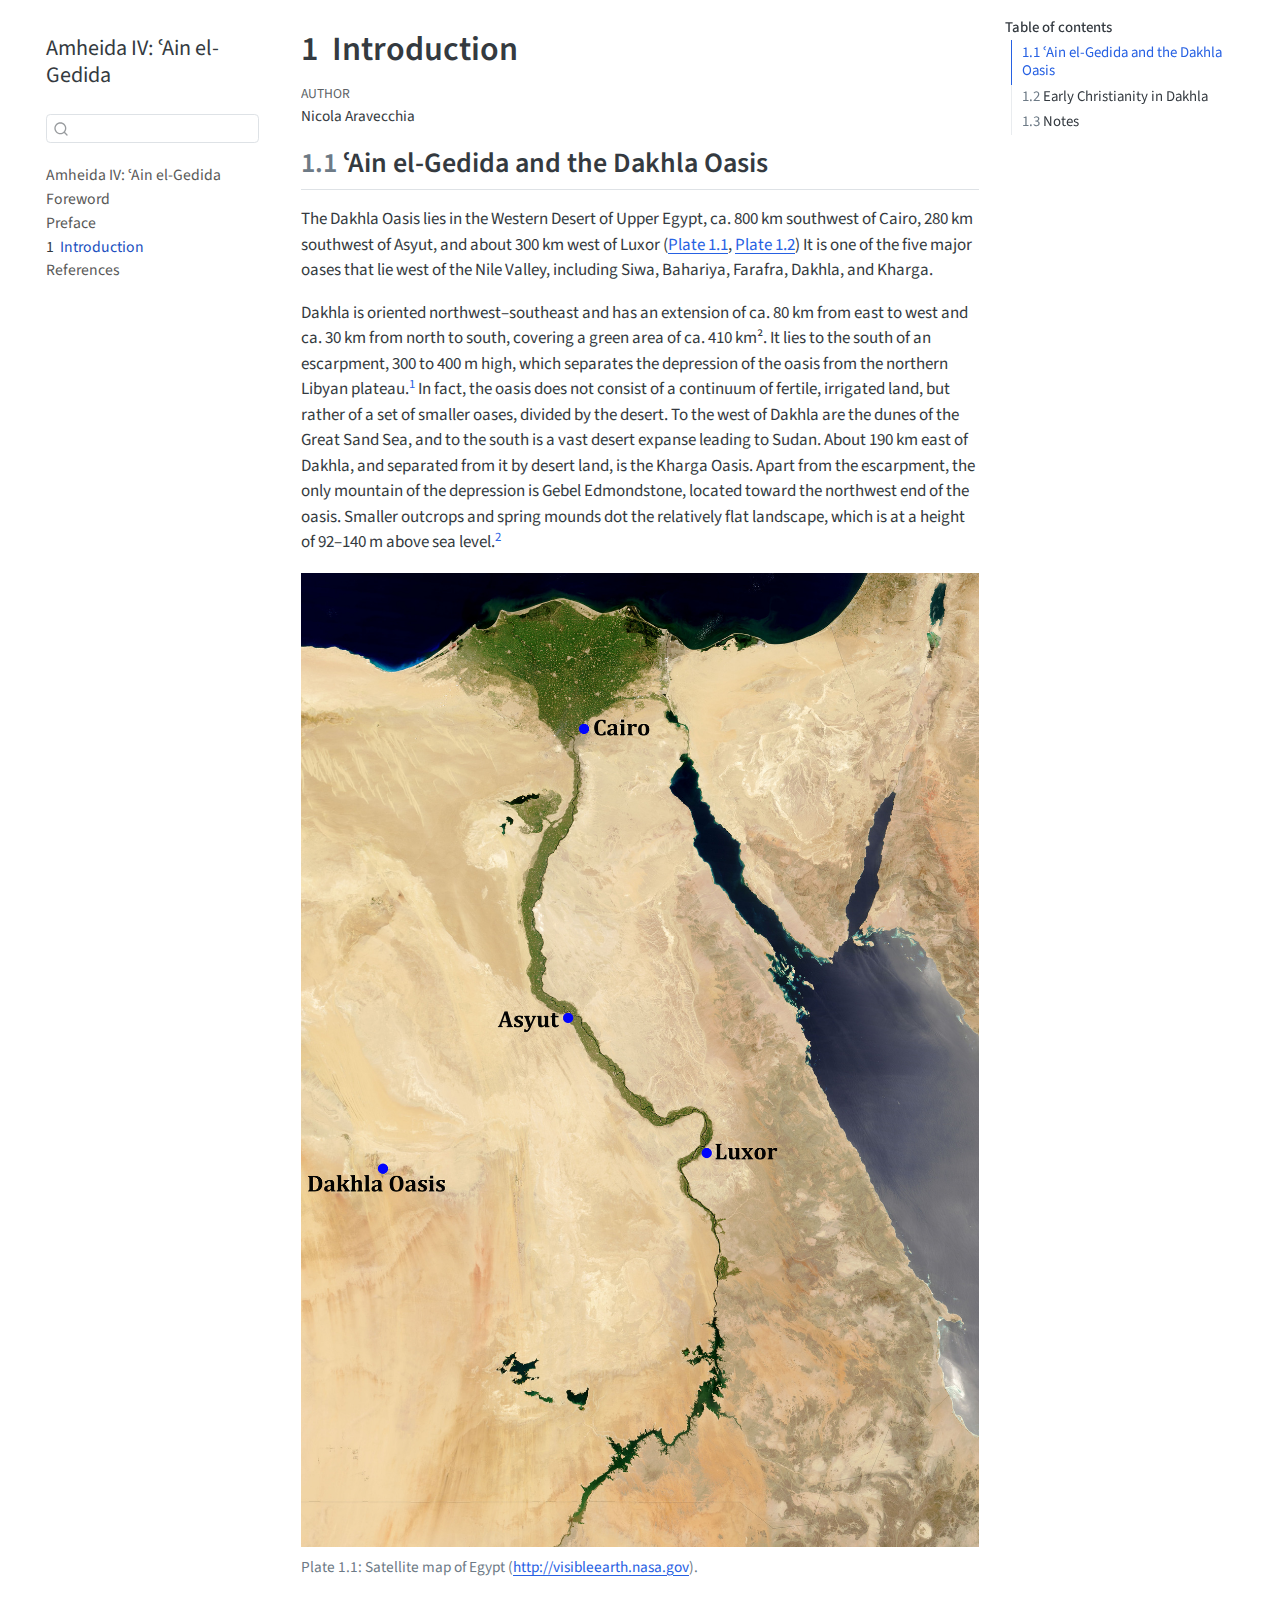
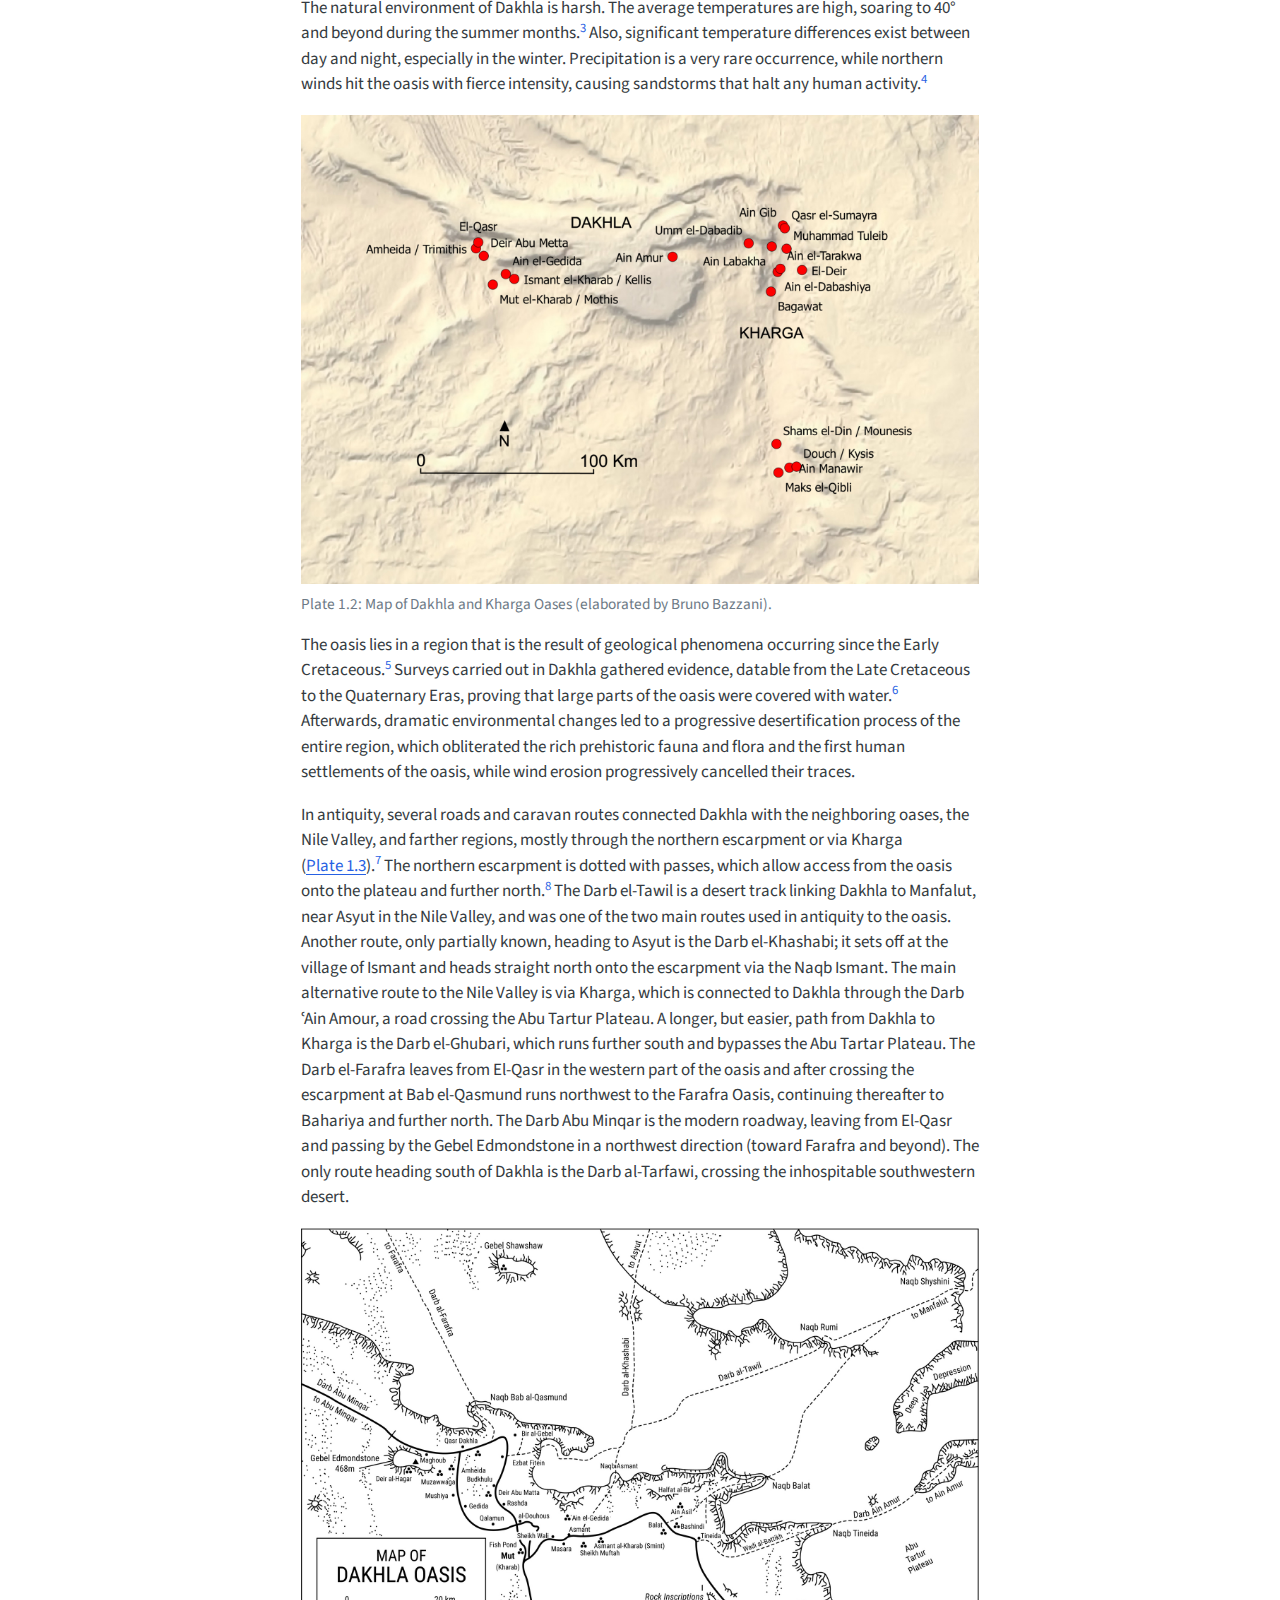
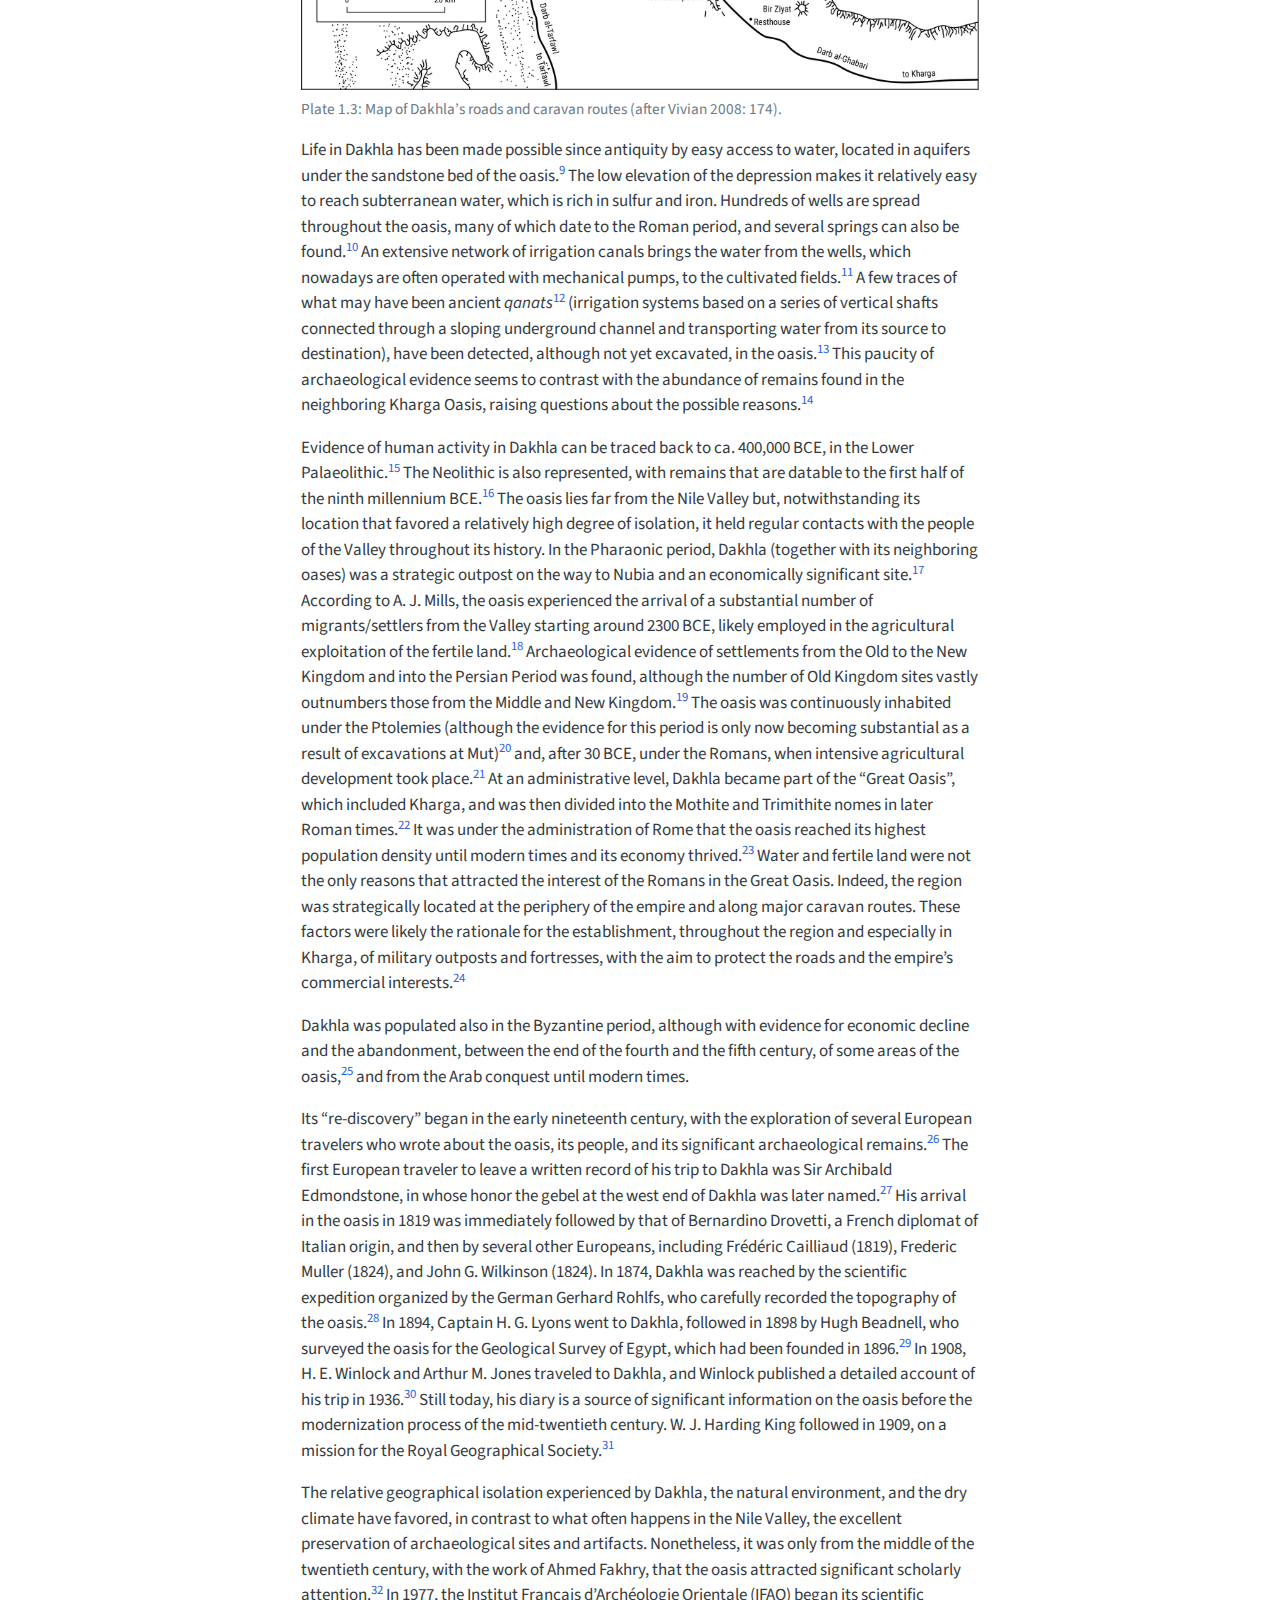
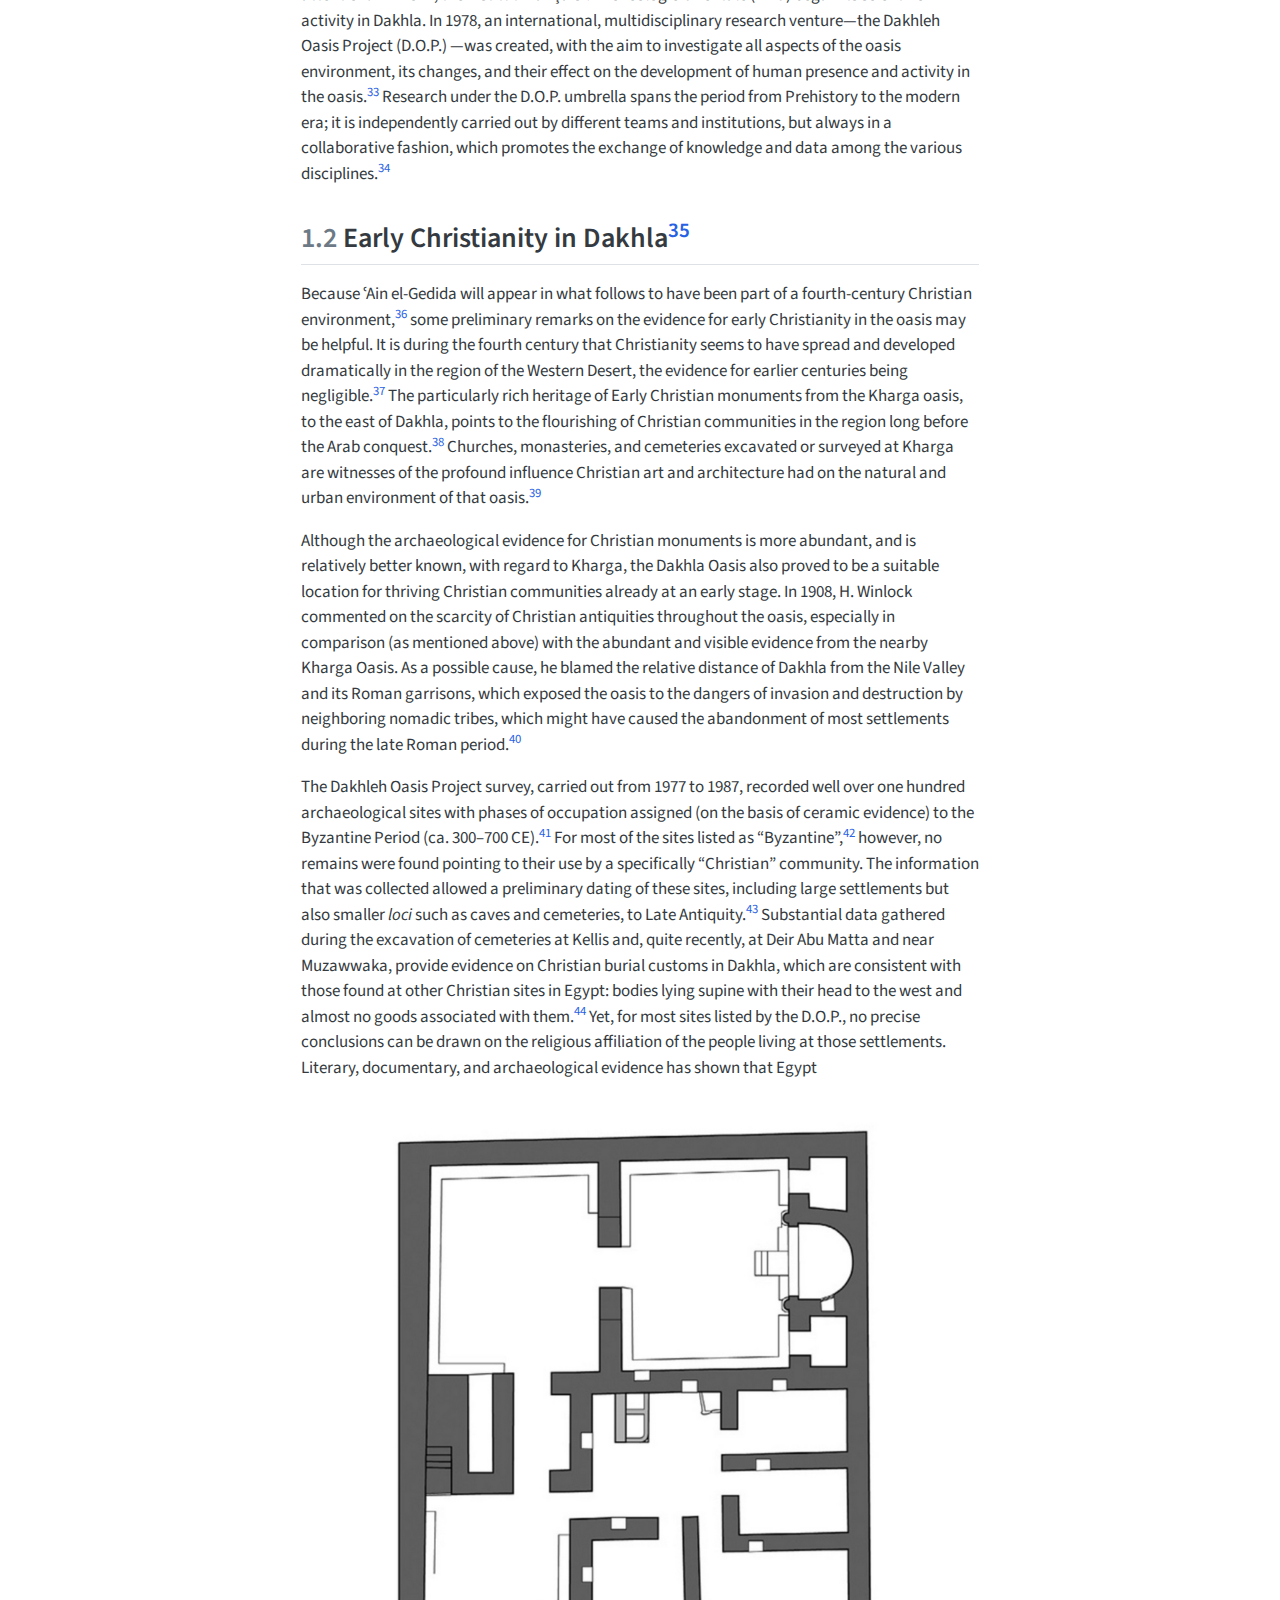
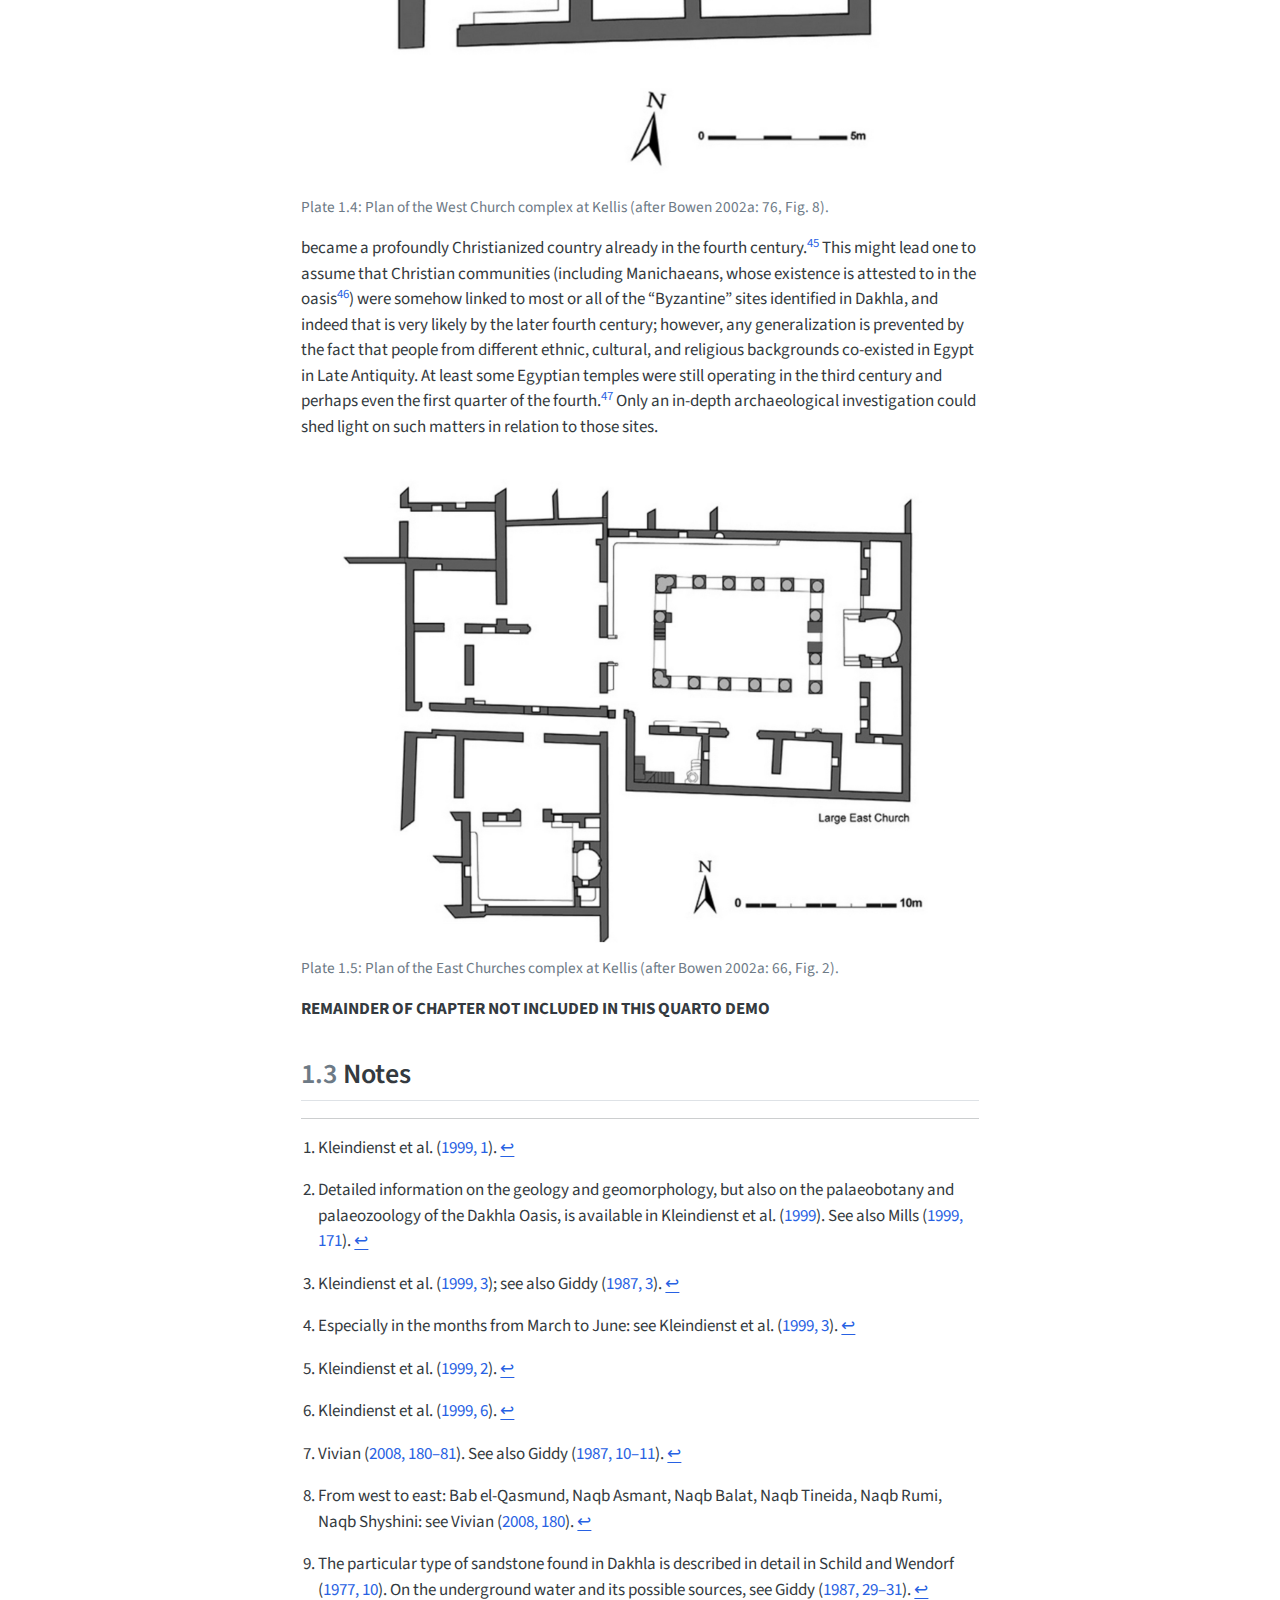
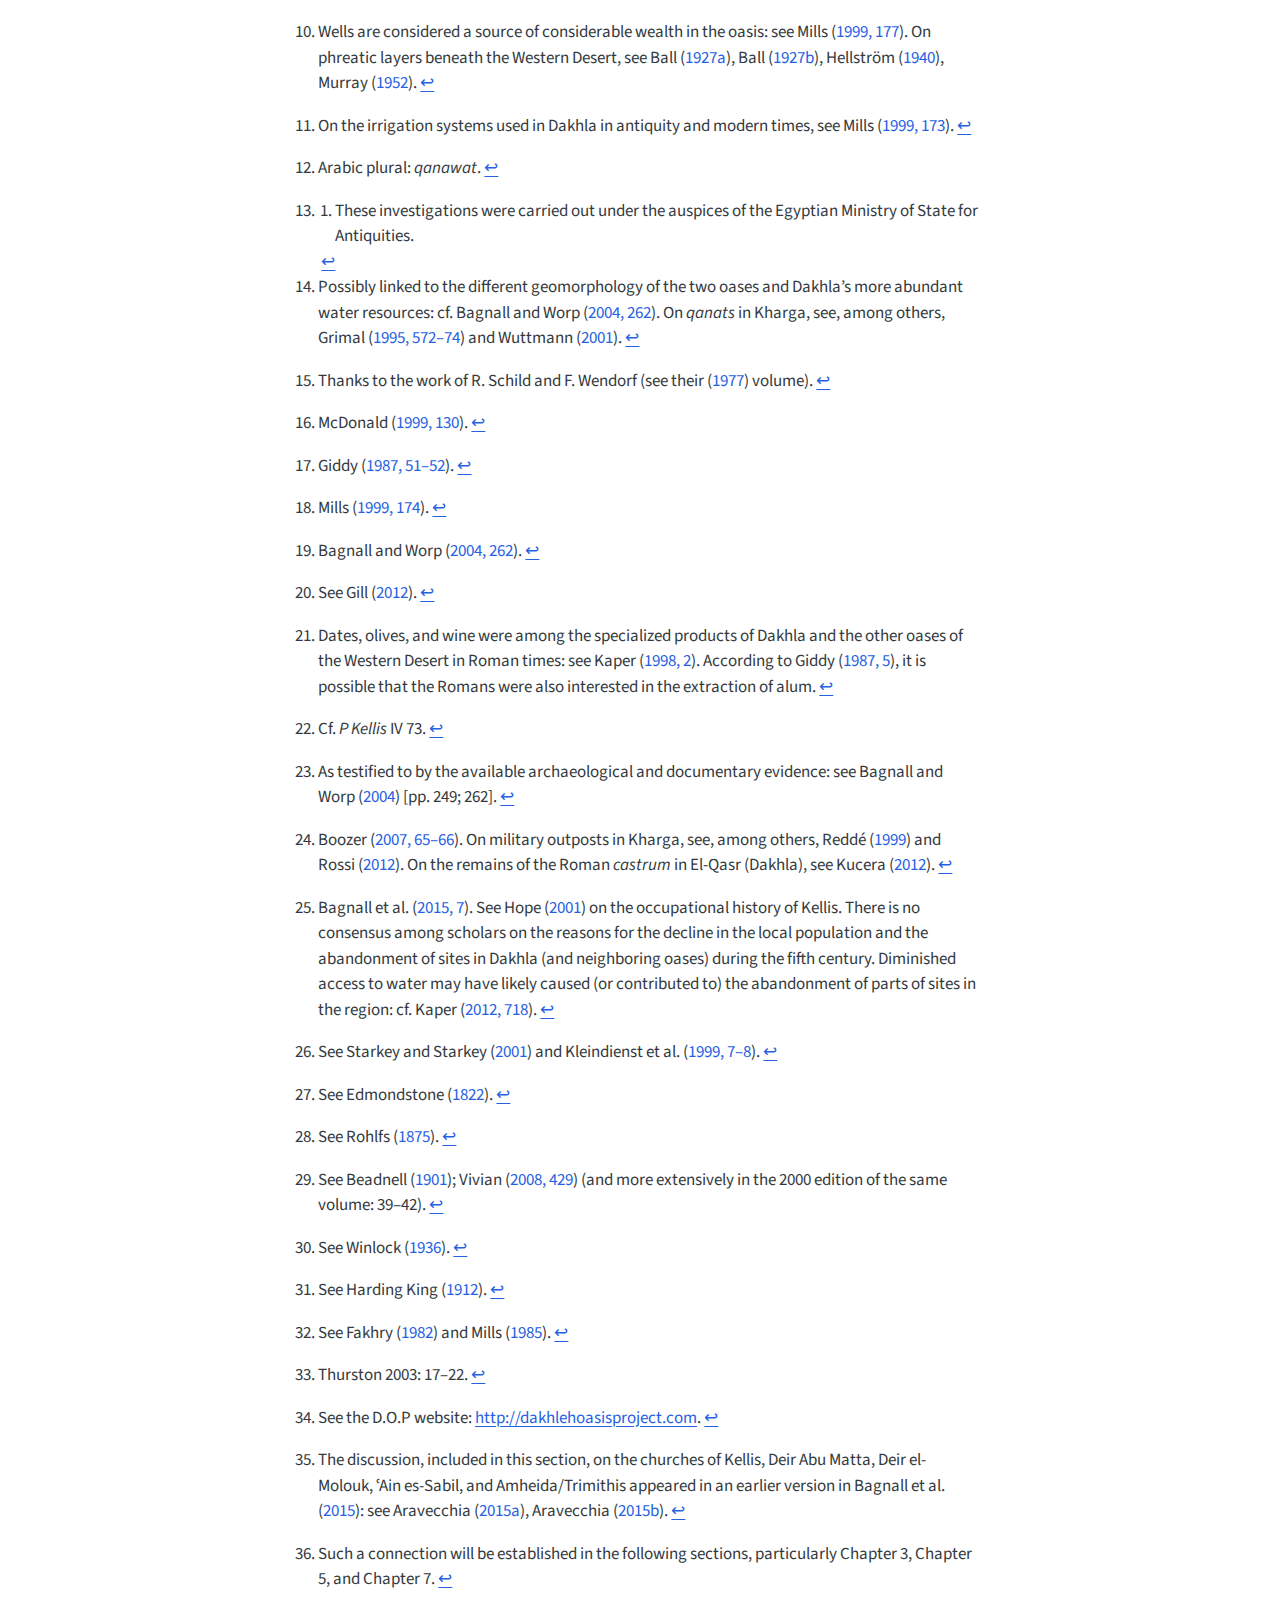
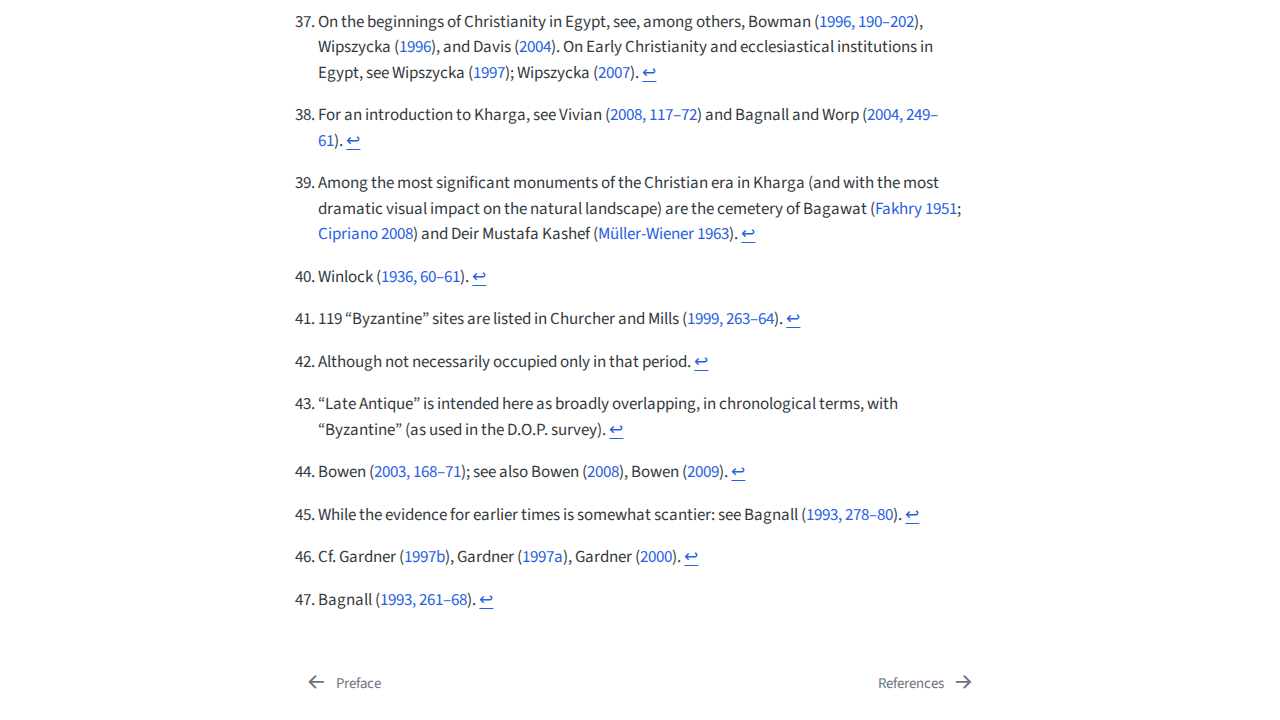
<file: 1_introduction.html>
<!DOCTYPE html>
<html xmlns="http://www.w3.org/1999/xhtml" lang="en" xml:lang="en"><head>

<meta charset="utf-8">
<meta name="generator" content="quarto-1.6.15">

<meta name="viewport" content="width=device-width, initial-scale=1.0, user-scalable=yes">

<meta name="author" content="Nicola Aravecchia">

<title>1&nbsp; Introduction – Amheida IV: ʿAin el-Gedida</title>
<style>
code{white-space: pre-wrap;}
span.smallcaps{font-variant: small-caps;}
div.columns{display: flex; gap: min(4vw, 1.5em);}
div.column{flex: auto; overflow-x: auto;}
div.hanging-indent{margin-left: 1.5em; text-indent: -1.5em;}
ul.task-list{list-style: none;}
ul.task-list li input[type="checkbox"] {
  width: 0.8em;
  margin: 0 0.8em 0.2em -1em; /* quarto-specific, see https://github.com/quarto-dev/quarto-cli/issues/4556 */ 
  vertical-align: middle;
}
/* CSS for citations */
div.csl-bib-body { }
div.csl-entry {
  clear: both;
  margin-bottom: 0em;
}
.hanging-indent div.csl-entry {
  margin-left:2em;
  text-indent:-2em;
}
div.csl-left-margin {
  min-width:2em;
  float:left;
}
div.csl-right-inline {
  margin-left:2em;
  padding-left:1em;
}
div.csl-indent {
  margin-left: 2em;
}</style>


<script src="site_libs/quarto-nav/quarto-nav.js"></script>
<script src="site_libs/quarto-nav/headroom.min.js"></script>
<script src="site_libs/clipboard/clipboard.min.js"></script>
<script src="site_libs/quarto-search/autocomplete.umd.js"></script>
<script src="site_libs/quarto-search/fuse.min.js"></script>
<script src="site_libs/quarto-search/quarto-search.js"></script>
<meta name="quarto:offset" content="./">
<link href="./references.html" rel="next">
<link href="./0_preface.html" rel="prev">
<script src="site_libs/quarto-html/quarto.js"></script>
<script src="site_libs/quarto-html/popper.min.js"></script>
<script src="site_libs/quarto-html/tippy.umd.min.js"></script>
<script src="site_libs/quarto-html/anchor.min.js"></script>
<link href="site_libs/quarto-html/tippy.css" rel="stylesheet">
<link href="site_libs/quarto-html/quarto-syntax-highlighting-018089954d508eae8a473f0b7f0491f0.css" rel="stylesheet" id="quarto-text-highlighting-styles">
<script src="site_libs/bootstrap/bootstrap.min.js"></script>
<link href="site_libs/bootstrap/bootstrap-icons.css" rel="stylesheet">
<link href="site_libs/bootstrap/bootstrap-ba36f84731c08b0abce061724f81acab.min.css" rel="stylesheet" append-hash="true" id="quarto-bootstrap" data-mode="light">
<script src="site_libs/quarto-contrib/glightbox/glightbox.min.js"></script>
<link href="site_libs/quarto-contrib/glightbox/glightbox.min.css" rel="stylesheet">
<link href="site_libs/quarto-contrib/glightbox/lightbox.css" rel="stylesheet">
<script id="quarto-search-options" type="application/json">{
  "location": "sidebar",
  "copy-button": false,
  "collapse-after": 3,
  "panel-placement": "start",
  "type": "textbox",
  "limit": 50,
  "keyboard-shortcut": [
    "f",
    "/",
    "s"
  ],
  "show-item-context": false,
  "language": {
    "search-no-results-text": "No results",
    "search-matching-documents-text": "matching documents",
    "search-copy-link-title": "Copy link to search",
    "search-hide-matches-text": "Hide additional matches",
    "search-more-match-text": "more match in this document",
    "search-more-matches-text": "more matches in this document",
    "search-clear-button-title": "Clear",
    "search-text-placeholder": "",
    "search-detached-cancel-button-title": "Cancel",
    "search-submit-button-title": "Submit",
    "search-label": "Search"
  }
}</script>


<link rel="stylesheet" href="assets/css/isaw-monographs-style.css">
</head>

<body class="nav-sidebar floating">

<div id="quarto-search-results"></div>
  <header id="quarto-header" class="headroom fixed-top">
  <nav class="quarto-secondary-nav">
    <div class="container-fluid d-flex">
      <button type="button" class="quarto-btn-toggle btn" data-bs-toggle="collapse" role="button" data-bs-target=".quarto-sidebar-collapse-item" aria-controls="quarto-sidebar" aria-expanded="false" aria-label="Toggle sidebar navigation" onclick="if (window.quartoToggleHeadroom) { window.quartoToggleHeadroom(); }">
        <i class="bi bi-layout-text-sidebar-reverse"></i>
      </button>
        <nav class="quarto-page-breadcrumbs" aria-label="breadcrumb"><ol class="breadcrumb"><li class="breadcrumb-item"><a href="./1_introduction.html"><span class="chapter-number">1</span>&nbsp; <span class="chapter-title">Introduction</span></a></li></ol></nav>
        <a class="flex-grow-1" role="navigation" data-bs-toggle="collapse" data-bs-target=".quarto-sidebar-collapse-item" aria-controls="quarto-sidebar" aria-expanded="false" aria-label="Toggle sidebar navigation" onclick="if (window.quartoToggleHeadroom) { window.quartoToggleHeadroom(); }">      
        </a>
      <button type="button" class="btn quarto-search-button" aria-label="Search" onclick="window.quartoOpenSearch();">
        <i class="bi bi-search"></i>
      </button>
    </div>
  </nav>
</header>
<!-- content -->
<div id="quarto-content" class="quarto-container page-columns page-rows-contents page-layout-article">
<!-- sidebar -->
  <nav id="quarto-sidebar" class="sidebar collapse collapse-horizontal quarto-sidebar-collapse-item sidebar-navigation floating overflow-auto">
    <div class="pt-lg-2 mt-2 text-left sidebar-header">
    <div class="sidebar-title mb-0 py-0">
      <a href="./">Amheida IV: ʿAin el-Gedida</a> 
    </div>
      </div>
        <div class="mt-2 flex-shrink-0 align-items-center">
        <div class="sidebar-search">
        <div id="quarto-search" class="" title="Search"></div>
        </div>
        </div>
    <div class="sidebar-menu-container"> 
    <ul class="list-unstyled mt-1">
        <li class="sidebar-item">
  <div class="sidebar-item-container"> 
  <a href="./index.html" class="sidebar-item-text sidebar-link">
 <span class="menu-text">Amheida IV: ʿAin el-Gedida</span></a>
  </div>
</li>
        <li class="sidebar-item">
  <div class="sidebar-item-container"> 
  <a href="./0_foreword.html" class="sidebar-item-text sidebar-link">
 <span class="menu-text">Foreword</span></a>
  </div>
</li>
        <li class="sidebar-item">
  <div class="sidebar-item-container"> 
  <a href="./0_preface.html" class="sidebar-item-text sidebar-link">
 <span class="menu-text">Preface</span></a>
  </div>
</li>
        <li class="sidebar-item">
  <div class="sidebar-item-container"> 
  <a href="./1_introduction.html" class="sidebar-item-text sidebar-link active">
 <span class="menu-text"><span class="chapter-number">1</span>&nbsp; <span class="chapter-title">Introduction</span></span></a>
  </div>
</li>
        <li class="sidebar-item">
  <div class="sidebar-item-container"> 
  <a href="./references.html" class="sidebar-item-text sidebar-link">
 <span class="menu-text">References</span></a>
  </div>
</li>
    </ul>
    </div>
</nav>
<div id="quarto-sidebar-glass" class="quarto-sidebar-collapse-item" data-bs-toggle="collapse" data-bs-target=".quarto-sidebar-collapse-item"></div>
<!-- margin-sidebar -->
    <div id="quarto-margin-sidebar" class="sidebar margin-sidebar">
        <nav id="TOC" role="doc-toc" class="toc-active">
    <h2 id="toc-title">Table of contents</h2>
   
  <ul>
  <li><a href="#ʿain-el-gedida-and-the-dakhla-oasis" id="toc-ʿain-el-gedida-and-the-dakhla-oasis" class="nav-link active" data-scroll-target="#ʿain-el-gedida-and-the-dakhla-oasis"><span class="header-section-number">1.1</span> ʿAin el-Gedida and the Dakhla Oasis</a></li>
  <li><a href="#early-christianity-in-dakhla35" id="toc-early-christianity-in-dakhla35" class="nav-link" data-scroll-target="#early-christianity-in-dakhla35"><span class="header-section-number">1.2</span> Early Christianity in Dakhla</a></li>
  <li><a href="#notes" id="toc-notes" class="nav-link" data-scroll-target="#notes"><span class="header-section-number">1.3</span> Notes</a></li>
  </ul>
</nav>
    </div>
<!-- main -->
<main class="content" id="quarto-document-content">

<header id="title-block-header" class="quarto-title-block default">
<div class="quarto-title">
<h1 class="title"><span id="sec-chapter-1" class="quarto-section-identifier"><span class="chapter-number">1</span>&nbsp; <span class="chapter-title">Introduction</span></span></h1>
</div>



<div class="quarto-title-meta">

    <div>
    <div class="quarto-title-meta-heading">Author</div>
    <div class="quarto-title-meta-contents">
             <p>Nicola Aravecchia </p>
          </div>
  </div>
    
  
    
  </div>
  


</header>


<section id="ʿain-el-gedida-and-the-dakhla-oasis" class="level2" data-number="1.1">
<h2 data-number="1.1" class="anchored" data-anchor-id="ʿain-el-gedida-and-the-dakhla-oasis"><span class="header-section-number">1.1</span> ʿAin el-Gedida and the Dakhla Oasis</h2>
<p id="p1">
The Dakhla Oasis lies in the Western Desert of Upper Egypt, ca. 800 km southwest of Cairo, 280 km southwest of Asyut, and about 300 km west of Luxor (<a href="#plt-pl-1.1" class="quarto-xref">Plate&nbsp;<span>1.1</span></a>, <a href="#plt-pl-1.2" class="quarto-xref">Plate&nbsp;<span>1.2</span></a>) It is one of the five major oases that lie west of the Nile Valley, including Siwa, Bahariya, Farafra, Dakhla, and Kharga.
</p>
<p id="p2">
Dakhla is oriented northwest–southeast and has an extension of ca. 80 km from east to west and ca. 30 km from north to south, covering a green area of ca. 410 km². It lies to the south of an escarpment, 300 to 400 m high, which separates the depression of the oasis from the northern Libyan plateau.<a href="#fn1" class="footnote-ref" id="fnref1" role="doc-noteref"><sup>1</sup></a> In fact, the oasis does not consist of a continuum of fertile, irrigated land, but rather of a set of smaller oases, divided by the desert. To the west of Dakhla are the dunes of the Great Sand Sea, and to the south is a vast desert expanse leading to Sudan. About 190 km east of Dakhla, and separated from it by desert land, is the Kharga Oasis. Apart from the escarpment, the only mountain of the depression is Gebel Edmondstone, located toward the northwest end of the oasis. Smaller outcrops and spring mounds dot the relatively flat landscape, which is at a height of 92–140 m above sea level.<a href="#fn2" class="footnote-ref" id="fnref2" role="doc-noteref"><sup>2</sup></a>
</p>
<div id="plt-pl-1.1" class="quarto-float quarto-figure quarto-figure-center anchored">
<figure class="quarto-float quarto-float-plt figure">
<div aria-describedby="plt-pl-1.1-caption-0ceaefa1-69ba-4598-a22c-09a6ac19f8ca">
<a href="assets/images/chapter-1/Plate 1.1.jpg" class="lightbox" data-gallery="quarto-lightbox-gallery-1" title="Plate&nbsp;1.1: Satellite map of Egypt (http://visibleearth.nasa.gov)."><img src="assets/images/chapter-1/Plate 1.1.jpg" class="img-fluid figure-img"></a>
</div>
<figcaption class="quarto-float-caption-bottom quarto-float-caption quarto-float-plt" id="plt-pl-1.1-caption-0ceaefa1-69ba-4598-a22c-09a6ac19f8ca">
Plate&nbsp;1.1: Satellite map of Egypt (<a href="http://visibleearth.nasa.gov">http://visibleearth.nasa.gov</a>).
</figcaption>
</figure>
</div>
<p id="p3">
The natural environment of Dakhla is harsh. The average temperatures are high, soaring to 40° and beyond during the summer months.<a href="#fn3" class="footnote-ref" id="fnref3" role="doc-noteref"><sup>3</sup></a> Also, significant temperature differences exist between day and night, especially in the winter. Precipitation is a very rare occurrence, while northern winds hit the oasis with fierce intensity, causing sandstorms that halt any human activity.<a href="#fn4" class="footnote-ref" id="fnref4" role="doc-noteref"><sup>4</sup></a>
</p>
<div id="plt-pl-1.2" class="quarto-float quarto-figure quarto-figure-center anchored">
<figure class="quarto-float quarto-float-plt figure">
<div aria-describedby="plt-pl-1.2-caption-0ceaefa1-69ba-4598-a22c-09a6ac19f8ca">
<a href="assets/images/chapter-1/Plate 1.2.jpg" class="lightbox" data-gallery="quarto-lightbox-gallery-2" title="Plate&nbsp;1.2: Map of Dakhla and Kharga Oases (elaborated by Bruno Bazzani)."><img src="assets/images/chapter-1/Plate 1.2.jpg" class="img-fluid figure-img"></a>
</div>
<figcaption class="quarto-float-caption-bottom quarto-float-caption quarto-float-plt" id="plt-pl-1.2-caption-0ceaefa1-69ba-4598-a22c-09a6ac19f8ca">
Plate&nbsp;1.2: Map of Dakhla and Kharga Oases (elaborated by Bruno Bazzani).
</figcaption>
</figure>
</div>
<p id="p4">
The oasis lies in a region that is the result of geological phenomena occurring since the Early Cretaceous.<a href="#fn5" class="footnote-ref" id="fnref5" role="doc-noteref"><sup>5</sup></a> Surveys carried out in Dakhla gathered evidence, datable from the Late Cretaceous to the Quaternary Eras, proving that large parts of the oasis were covered with water.<a href="#fn6" class="footnote-ref" id="fnref6" role="doc-noteref"><sup>6</sup></a> Afterwards, dramatic environmental changes led to a progressive desertification process of the entire region, which obliterated the rich prehistoric fauna and flora and the first human settlements of the oasis, while wind erosion progressively cancelled their traces.
</p>
<p id="p5">
In antiquity, several roads and caravan routes connected Dakhla with the neighboring oases, the Nile Valley, and farther regions, mostly through the northern escarpment or via Kharga (<a href="#plt-pl-1.3" class="quarto-xref">Plate&nbsp;<span>1.3</span></a>).<a href="#fn7" class="footnote-ref" id="fnref7" role="doc-noteref"><sup>7</sup></a> The northern escarpment is dotted with passes, which allow access from the oasis onto the plateau and further north.<a href="#fn8" class="footnote-ref" id="fnref8" role="doc-noteref"><sup>8</sup></a> The Darb el-Tawil is a desert track linking Dakhla to Manfalut, near Asyut in the Nile Valley, and was one of the two main routes used in antiquity to the oasis. Another route, only partially known, heading to Asyut is the Darb el-Khashabi; it sets off at the village of Ismant and heads straight north onto the escarpment via the Naqb Ismant. The main alternative route to the Nile Valley is via Kharga, which is connected to Dakhla through the Darb ʿAin Amour, a road crossing the Abu Tartur Plateau. A longer, but easier, path from Dakhla to Kharga is the Darb el-Ghubari, which runs further south and bypasses the Abu Tartar Plateau. The Darb el-Farafra leaves from El-Qasr in the western part of the oasis and after crossing the escarpment at Bab el-Qasmund runs northwest to the Farafra Oasis, continuing thereafter to Bahariya and further north. The Darb Abu Minqar is the modern roadway, leaving from El-Qasr and passing by the Gebel Edmondstone in a northwest direction (toward Farafra and beyond). The only route heading south of Dakhla is the Darb al-Tarfawi, crossing the inhospitable southwestern desert.
</p>
<div id="plt-pl-1.3" class="quarto-float quarto-figure quarto-figure-center anchored">
<figure class="quarto-float quarto-float-plt figure">
<div aria-describedby="plt-pl-1.3-caption-0ceaefa1-69ba-4598-a22c-09a6ac19f8ca">
<a href="assets/images/chapter-1/Plate 1.3.jpg" class="lightbox" data-gallery="quarto-lightbox-gallery-3" title="Plate&nbsp;1.3: Map of Dakhla’s roads and caravan routes (after Vivian 2008: 174)."><img src="assets/images/chapter-1/Plate 1.3.jpg" class="img-fluid figure-img"></a>
</div>
<figcaption class="quarto-float-caption-bottom quarto-float-caption quarto-float-plt" id="plt-pl-1.3-caption-0ceaefa1-69ba-4598-a22c-09a6ac19f8ca">
Plate&nbsp;1.3: Map of Dakhla’s roads and caravan routes (after Vivian 2008: 174).
</figcaption>
</figure>
</div>
<p id="p6">
Life in Dakhla has been made possible since antiquity by easy access to water, located in aquifers under the sandstone bed of the oasis.<a href="#fn9" class="footnote-ref" id="fnref9" role="doc-noteref"><sup>9</sup></a> The low elevation of the depression makes it relatively easy to reach subterranean water, which is rich in sulfur and iron. Hundreds of wells are spread throughout the oasis, many of which date to the Roman period, and several springs can also be found.<a href="#fn10" class="footnote-ref" id="fnref10" role="doc-noteref"><sup>10</sup></a> An extensive network of irrigation canals brings the water from the wells, which nowadays are often operated with mechanical pumps, to the cultivated fields.<a href="#fn11" class="footnote-ref" id="fnref11" role="doc-noteref"><sup>11</sup></a> A few traces of what may have been ancient <em>qanats</em><a href="#fn12" class="footnote-ref" id="fnref12" role="doc-noteref"><sup>12</sup></a> (irrigation systems based on a series of vertical shafts connected through a sloping underground channel and transporting water from its source to destination), have been detected, although not yet excavated, in the oasis.<a href="#fn13" class="footnote-ref" id="fnref13" role="doc-noteref"><sup>13</sup></a> This paucity of archaeological evidence seems to contrast with the abundance of remains found in the neighboring Kharga Oasis, raising questions about the possible reasons.<a href="#fn14" class="footnote-ref" id="fnref14" role="doc-noteref"><sup>14</sup></a>
</p>
<p id="p7">
Evidence of human activity in Dakhla can be traced back to ca. 400,000 BCE, in the Lower Palaeolithic.<a href="#fn15" class="footnote-ref" id="fnref15" role="doc-noteref"><sup>15</sup></a> The Neolithic is also represented, with remains that are datable to the first half of the ninth millennium BCE.<a href="#fn16" class="footnote-ref" id="fnref16" role="doc-noteref"><sup>16</sup></a> The oasis lies far from the Nile Valley but, notwithstanding its location that favored a relatively high degree of isolation, it held regular contacts with the people of the Valley throughout its history. In the Pharaonic period, Dakhla (together with its neighboring oases) was a strategic outpost on the way to Nubia and an economically significant site.<a href="#fn17" class="footnote-ref" id="fnref17" role="doc-noteref"><sup>17</sup></a> According to A. J. Mills, the oasis experienced the arrival of a substantial number of migrants/settlers from the Valley starting around 2300 BCE, likely employed in the agricultural exploitation of the fertile land.<a href="#fn18" class="footnote-ref" id="fnref18" role="doc-noteref"><sup>18</sup></a> Archaeological evidence of settlements from the Old to the New Kingdom and into the Persian Period was found, although the number of Old Kingdom sites vastly outnumbers those from the Middle and New Kingdom.<a href="#fn19" class="footnote-ref" id="fnref19" role="doc-noteref"><sup>19</sup></a> The oasis was continuously inhabited under the Ptolemies (although the evidence for this period is only now becoming substantial as a result of excavations at Mut)<a href="#fn20" class="footnote-ref" id="fnref20" role="doc-noteref"><sup>20</sup></a> and, after 30 BCE, under the Romans, when intensive agricultural development took place.<a href="#fn21" class="footnote-ref" id="fnref21" role="doc-noteref"><sup>21</sup></a> At an administrative level, Dakhla became part of the “Great Oasis”, which included Kharga, and was then divided into the Mothite and Trimithite nomes in later Roman times.<a href="#fn22" class="footnote-ref" id="fnref22" role="doc-noteref"><sup>22</sup></a> It was under the administration of Rome that the oasis reached its highest population density until modern times and its economy thrived.<a href="#fn23" class="footnote-ref" id="fnref23" role="doc-noteref"><sup>23</sup></a> Water and fertile land were not the only reasons that attracted the interest of the Romans in the Great Oasis. Indeed, the region was strategically located at the periphery of the empire and along major caravan routes. These factors were likely the rationale for the establishment, throughout the region and especially in Kharga, of military outposts and fortresses, with the aim to protect the roads and the empire’s commercial interests.<a href="#fn24" class="footnote-ref" id="fnref24" role="doc-noteref"><sup>24</sup></a>
</p>
<p id="p8">
Dakhla was populated also in the Byzantine period, although with evidence for economic decline and the abandonment, between the end of the fourth and the fifth century, of some areas of the oasis,<a href="#fn25" class="footnote-ref" id="fnref25" role="doc-noteref"><sup>25</sup></a> and from the Arab conquest until modern times.
</p>
<p id="p9">
Its “re-discovery” began in the early nineteenth century, with the exploration of several European travelers who wrote about the oasis, its people, and its significant archaeological remains.<a href="#fn26" class="footnote-ref" id="fnref26" role="doc-noteref"><sup>26</sup></a> The first European traveler to leave a written record of his trip to Dakhla was Sir Archibald Edmondstone, in whose honor the gebel at the west end of Dakhla was later named.<a href="#fn27" class="footnote-ref" id="fnref27" role="doc-noteref"><sup>27</sup></a> His arrival in the oasis in 1819 was immediately followed by that of Bernardino Drovetti, a French diplomat of Italian origin, and then by several other Europeans, including Frédéric Cailliaud (1819), Frederic Muller (1824), and John G. Wilkinson (1824). In 1874, Dakhla was reached by the scientific expedition organized by the German Gerhard Rohlfs, who carefully recorded the topography of the oasis.<a href="#fn28" class="footnote-ref" id="fnref28" role="doc-noteref"><sup>28</sup></a> In 1894, Captain H. G. Lyons went to Dakhla, followed in 1898 by Hugh Beadnell, who surveyed the oasis for the Geological Survey of Egypt, which had been founded in 1896.<a href="#fn29" class="footnote-ref" id="fnref29" role="doc-noteref"><sup>29</sup></a> In 1908, H. E. Winlock and Arthur M. Jones traveled to Dakhla, and Winlock published a detailed account of his trip in 1936.<a href="#fn30" class="footnote-ref" id="fnref30" role="doc-noteref"><sup>30</sup></a> Still today, his diary is a source of significant information on the oasis before the modernization process of the mid-twentieth century. W. J. Harding King followed in 1909, on a mission for the Royal Geographical Society.<a href="#fn31" class="footnote-ref" id="fnref31" role="doc-noteref"><sup>31</sup></a>
</p>
<p id="p10">
The relative geographical isolation experienced by Dakhla, the natural environment, and the dry climate have favored, in contrast to what often happens in the Nile Valley, the excellent preservation of archaeological sites and artifacts. Nonetheless, it was only from the middle of the twentieth century, with the work of Ahmed Fakhry, that the oasis attracted significant scholarly attention.<a href="#fn32" class="footnote-ref" id="fnref32" role="doc-noteref"><sup>32</sup></a> In 1977, the Institut Français d’Archéologie Orientale (IFAO) began its scientific activity in Dakhla. In 1978, an international, multidisciplinary research venture—the Dakhleh Oasis Project (D.O.P.) —was created, with the aim to investigate all aspects of the oasis environment, its changes, and their effect on the development of human presence and activity in the oasis.<a href="#fn33" class="footnote-ref" id="fnref33" role="doc-noteref"><sup>33</sup></a> Research under the D.O.P. umbrella spans the period from Prehistory to the modern era; it is independently carried out by different teams and institutions, but always in a collaborative fashion, which promotes the exchange of knowledge and data among the various disciplines.<a href="#fn34" class="footnote-ref" id="fnref34" role="doc-noteref"><sup>34</sup></a>
</p>
</section>
<section id="early-christianity-in-dakhla35" class="level2" data-number="1.2">
<h2 data-number="1.2" class="anchored" data-anchor-id="early-christianity-in-dakhla35"><span class="header-section-number">1.2</span> Early Christianity in Dakhla<a href="#fn35" class="footnote-ref" id="fnref35" role="doc-noteref"><sup>35</sup></a></h2>
<p id="p11">
Because ʿAin el-Gedida will appear in what follows to have been part of a fourth-century Christian environment,<a href="#fn36" class="footnote-ref" id="fnref36" role="doc-noteref"><sup>36</sup></a> some preliminary remarks on the evidence for early Christianity in the oasis may be helpful. It is during the fourth century that Christianity seems to have spread and developed dramatically in the region of the Western Desert, the evidence for earlier centuries being negligible.<a href="#fn37" class="footnote-ref" id="fnref37" role="doc-noteref"><sup>37</sup></a> The particularly rich heritage of Early Christian monuments from the Kharga oasis, to the east of Dakhla, points to the flourishing of Christian communities in the region long before the Arab conquest.<a href="#fn38" class="footnote-ref" id="fnref38" role="doc-noteref"><sup>38</sup></a> Churches, monasteries, and cemeteries excavated or surveyed at Kharga are witnesses of the profound influence Christian art and architecture had on the natural and urban environment of that oasis.<a href="#fn39" class="footnote-ref" id="fnref39" role="doc-noteref"><sup>39</sup></a>
</p>
<p id="p12">
Although the archaeological evidence for Christian monuments is more abundant, and is relatively better known, with regard to Kharga, the Dakhla Oasis also proved to be a suitable location for thriving Christian communities already at an early stage. In 1908, H. Winlock commented on the scarcity of Christian antiquities throughout the oasis, especially in comparison (as mentioned above) with the abundant and visible evidence from the nearby Kharga Oasis. As a possible cause, he blamed the relative distance of Dakhla from the Nile Valley and its Roman garrisons, which exposed the oasis to the dangers of invasion and destruction by neighboring nomadic tribes, which might have caused the abandonment of most settlements during the late Roman period.<a href="#fn40" class="footnote-ref" id="fnref40" role="doc-noteref"><sup>40</sup></a>
</p>
<p id="p13">
The Dakhleh Oasis Project survey, carried out from 1977 to 1987, recorded well over one hundred archaeological sites with phases of occupation assigned (on the basis of ceramic evidence) to the Byzantine Period (ca. 300–700 CE).<a href="#fn41" class="footnote-ref" id="fnref41" role="doc-noteref"><sup>41</sup></a> For most of the sites listed as “Byzantine”,<a href="#fn42" class="footnote-ref" id="fnref42" role="doc-noteref"><sup>42</sup></a> however, no remains were found pointing to their use by a specifically “Christian” community. The information that was collected allowed a preliminary dating of these sites, including large settlements but also smaller <em>loci</em> such as caves and cemeteries, to Late Antiquity.<a href="#fn43" class="footnote-ref" id="fnref43" role="doc-noteref"><sup>43</sup></a> Substantial data gathered during the excavation of cemeteries at Kellis and, quite recently, at Deir Abu Matta and near Muzawwaka, provide evidence on Christian burial customs in Dakhla, which are consistent with those found at other Christian sites in Egypt: bodies lying supine with their head to the west and almost no goods associated with them.<a href="#fn44" class="footnote-ref" id="fnref44" role="doc-noteref"><sup>44</sup></a> Yet, for most sites listed by the D.O.P., no precise conclusions can be drawn on the religious affiliation of the people living at those settlements. Literary, documentary, and archaeological evidence has shown that Egypt
</p>
<div id="plt-pl-1.4" class="quarto-float quarto-figure quarto-figure-center anchored">
<figure class="quarto-float quarto-float-plt figure">
<div aria-describedby="plt-pl-1.4-caption-0ceaefa1-69ba-4598-a22c-09a6ac19f8ca">
<a href="assets/images/chapter-1/Plate 1.4.jpg" class="lightbox" data-gallery="quarto-lightbox-gallery-4" title="Plate&nbsp;1.4: Plan of the West Church complex at Kellis (after Bowen 2002a: 76, Fig. 8)."><img src="assets/images/chapter-1/Plate 1.4.jpg" class="img-fluid figure-img"></a>
</div>
<figcaption class="quarto-float-caption-bottom quarto-float-caption quarto-float-plt" id="plt-pl-1.4-caption-0ceaefa1-69ba-4598-a22c-09a6ac19f8ca">
Plate&nbsp;1.4: Plan of the West Church complex at Kellis (after Bowen 2002a: 76, Fig. 8).
</figcaption>
</figure>
</div>
<p id="p14">
became a profoundly Christianized country already in the fourth century.<a href="#fn45" class="footnote-ref" id="fnref45" role="doc-noteref"><sup>45</sup></a> This might lead one to assume that Christian communities (including Manichaeans, whose existence is attested to in the oasis<a href="#fn46" class="footnote-ref" id="fnref46" role="doc-noteref"><sup>46</sup></a>) were somehow linked to most or all of the “Byzantine” sites identified in Dakhla, and indeed that is very likely by the later fourth century; however, any generalization is prevented by the fact that people from different ethnic, cultural, and religious backgrounds co-existed in Egypt in Late Antiquity. At least some Egyptian temples were still operating in the third century and perhaps even the first quarter of the fourth.<a href="#fn47" class="footnote-ref" id="fnref47" role="doc-noteref"><sup>47</sup></a> Only an in-depth archaeological investigation could shed light on such matters in relation to those sites.
</p>
<div id="plt-pl-1.5" class="quarto-float quarto-figure quarto-figure-center anchored">
<figure class="quarto-float quarto-float-plt figure">
<div aria-describedby="plt-pl-1.5-caption-0ceaefa1-69ba-4598-a22c-09a6ac19f8ca">
<a href="assets/images/chapter-1/Plate 1.5.jpg" class="lightbox" data-gallery="quarto-lightbox-gallery-5" title="Plate&nbsp;1.5: Plan of the East Churches complex at Kellis (after Bowen 2002a: 66, Fig. 2)."><img src="assets/images/chapter-1/Plate 1.5.jpg" class="img-fluid figure-img"></a>
</div>
<figcaption class="quarto-float-caption-bottom quarto-float-caption quarto-float-plt" id="plt-pl-1.5-caption-0ceaefa1-69ba-4598-a22c-09a6ac19f8ca">
Plate&nbsp;1.5: Plan of the East Churches complex at Kellis (after Bowen 2002a: 66, Fig. 2).
</figcaption>
</figure>
</div>
<p><strong>REMAINDER OF CHAPTER NOT INCLUDED IN THIS QUARTO DEMO</strong></p>
</section>
<section id="notes" class="level2" data-number="1.3">
<h2 data-number="1.3" class="anchored" data-anchor-id="notes"><span class="header-section-number">1.3</span> Notes</h2>


<div id="refs" class="references csl-bib-body hanging-indent" data-entry-spacing="0" role="list" style="display: none">
<div id="ref-aravecchia_2015a" class="csl-entry" role="listitem">
Aravecchia, Nicola. 2015a. <span>“Church of Trimithis.”</span> In <em>An Oasis City</em>, edited by Roger S. Bagnall, Nicola Aravecchia, Raffaella Cribiore, Paola Davoli, Olaf E. Kaper, and Susanna McFadden, 119–30. New York: ISAW/NYU Press. <a href="https://doi.org/10.18574/nyu/9781479818716.001.0001">https://doi.org/10.18574/nyu/9781479818716.001.0001</a>.
</div>
<div id="ref-aravecchia_2015b" class="csl-entry" role="listitem">
———. 2015b. <span>“Other <span>Churches</span> in <span>Dakhla</span>: <span>Kellis</span>, Ἁin <span class="nocase">el-Gedida</span>, <span>Deir</span> <span>Abu</span> <span>Matta</span>, <span>Deir</span> <span class="nocase">el-Molouk</span>, Ἁin <span class="nocase">es-Sabil</span>.”</span> In <em>An Oasis City</em>, edited by Roger S. Bagnall, Nicola Aravecchia, Raffaella Cribiore, Paola Davoli, Olaf E. Kaper, and Susanna McFadden, 135--148. New York: ISAW/NYU Press. <a href="https://doi.org/10.18574/nyu/9781479818716.001.0001">https://doi.org/10.18574/nyu/9781479818716.001.0001</a>.
</div>
<div id="ref-bagnall_1993" class="csl-entry" role="listitem">
Bagnall, Roger S. 1993. <em>Egypt in <span>Late</span> <span>Antiquity</span></em>. Princeton, New Jersey: Princeton University Press.
</div>
<div id="ref-bagnall_2015" class="csl-entry" role="listitem">
Bagnall, Roger S., Nicola Aravecchia, Raffaella Cribiore, Paola Davoli, Olaf E. Kaper, and Susanna McFadden, eds. 2015. <em>An <span>Oasis</span> <span>City</span></em>. New York: ISAW/NYU Press. <a href="https://doi.org/10.18574/nyu/9781479818716.001.0001">https://doi.org/10.18574/nyu/9781479818716.001.0001</a>.
</div>
<div id="ref-bagnall_worp_2004" class="csl-entry" role="listitem">
Bagnall, Roger S., and Klaas A. Worp, eds. 2004. <em>Chronological <span>Systems</span> of <span>Byzantine</span> <span>Egypt</span></em>. Boston: Brill.
</div>
<div id="ref-ball_1927a" class="csl-entry" role="listitem">
Ball, John. 1927a. <span>“Problems of the <span>Lybian Desert</span>.”</span> <em>The Geographical Journal</em> 70 (1): 21–38.
</div>
<div id="ref-ball_1927b" class="csl-entry" role="listitem">
———. 1927b. <span>“Problems of the <span>Lybian Desert</span> (<span>Continued</span>).”</span> <em>The Geographical Journal</em> 70 (2): 105–28.
</div>
<div id="ref-beadnell_1901" class="csl-entry" role="listitem">
Beadnell, Hugh J. L. 1901. <em>Dakhla <span>Oasis</span>: <span>Topography</span> and <span>Geology</span></em>. Cairo: Survey Department.
</div>
<div id="ref-boozer_2007" class="csl-entry" role="listitem">
Boozer, Anna L. 2007. <span>“Housing <span>Empire</span>: <span>The</span> <span>Archaeology</span> of <span>Daily</span> <span>Life</span> in <span>Roman</span> <span>Amheida</span>, <span>Egypt</span>.”</span> Ph.D. Dissertation, Columbia University.
</div>
<div id="ref-bowen_2003b" class="csl-entry" role="listitem">
Bowen, Gillian E. 2003. <span>“Some <span>Observations</span> on <span>Christian</span> <span>Burial</span> <span>Practices</span> at <span>Kellis</span>.”</span> In <em>Proceedings of the <span>Third</span> <span>International</span> <span>Conference</span> of the <span>Dakhleh</span> <span>Oasis</span> <span>Project</span></em>, edited by Gillian E. Bowen and Colin A. Hope, 167–82. Oxford: Oxbow Books.
</div>
<div id="ref-bowen_2008" class="csl-entry" role="listitem">
———. 2008. <span>“The <span>Church</span> of <span>Deir</span> <span>Abu</span> <span>Metta</span> and a <span>Christian</span> <span>Cemetery</span> in <span>Dakhleh</span> <span>Oasis</span>: <span>A</span> <span>Brief</span> <span>Report</span>.”</span> <em>The Bulletin of the Australian Centre for Egyptology</em> 19: 7–16.
</div>
<div id="ref-bowen_2009" class="csl-entry" role="listitem">
———. 2009. <span>“The <span>Church</span> of <span>Deir</span> <span>Abu</span> <span>Metta</span>, <span>Dakhleh</span> <span>Oasis</span>: <span>A</span> <span>Report</span> on the 2009 <span>Excavation</span>.”</span> <em>The Bulletin of the Australian Centre for Egyptology</em> 20: 7–36.
</div>
<div id="ref-bowman_1996" class="csl-entry" role="listitem">
Bowman, Alan K. 1996. <em>Egypt After the <span>Pharaohs</span>, 332 <span>BC</span>–<span>AD</span> 642: <span>From</span> <span>Alexander</span> to the <span>Arab</span> <span>Conquest</span></em>. London: British Museum Press.
</div>
<div id="ref-churcher_mills_1999" class="csl-entry" role="listitem">
Churcher, C. S., and Anthony J. Mills, eds. 1999. <em>Reports from the <span>Survey</span> of the <span>Dakhleh</span> <span>Oasis</span> <span>Western</span> <span>Desert</span> of <span>Egypt</span>, 1977–1987</em>. Oxford: Oxbow Books.
</div>
<div id="ref-cipriano_2008" class="csl-entry" role="listitem">
Cipriano, Giuseppina. 2008. <em>El-<span>Bagawat</span>: <span>Un</span> cimitero paleocristiano nell’<span>Alto Egitto</span></em>. Todi: Tau Editrice.
</div>
<div id="ref-davis_2004" class="csl-entry" role="listitem">
Davis, Stephen J. 2004. <em>The <span>Early</span> <span>Coptic</span> <span>Papacy</span>: <span>The</span> <span>Egyptian</span> <span>Church</span> and <span>Its</span> <span>Leadership</span> in <span>Late</span> <span>Antiquity</span></em>. Cairo; New York: American University in Cairo Press.
</div>
<div id="ref-edmondstone_1822" class="csl-entry" role="listitem">
Edmondstone, Archibald. 1822. <em>A <span>Journey</span> to <span>Two</span> <span>Oases</span> of <span>Upper</span> <span>Egypt</span></em>. London: John Murray.
</div>
<div id="ref-fakhry_1951" class="csl-entry" role="listitem">
Fakhry, Ahmed. 1951. <em>The <span>Necropolis</span> of <span>El</span>-<span>Bagawat</span> in <span>Kharga</span> <span>Oasis</span></em>. Cairo: Government Press.
</div>
<div id="ref-fakhry_1982" class="csl-entry" role="listitem">
———. 1982. <em>Denkmäler <span>der <span>Oase</span></span> <span>Dachla</span></em>. Mainz am Rhein: Zabern.
</div>
<div id="ref-gardner_1997b" class="csl-entry" role="listitem">
Gardner, Iain. 1997a. <span>“Personal <span>Letters</span> from the <span>Manichaean Community</span> at <span>Kellis</span>.”</span> In <em>Atti Del <span>Terzo</span> <span>Congresso</span> <span>Internazionale</span> Di <span>Studi</span> "<span>Manicheismo</span> e <span>Oriente</span> <span>Cristiano</span> <span>Antico</span>"</em>, edited by Luigi Cirillo and Alois Tongerloo, 1997:77–94. Leuven: International Association of Manichean Studies in conjunction with the Center of the History of Religions; Tunhout; Brepols.
</div>
<div id="ref-gardner_1997a" class="csl-entry" role="listitem">
———. 1997b. <span>“The Manichaean Community at Kellis.”</span> In <em>Emerging from <span>Darkness</span>. <span>Studies</span> in the <span>Recovery</span> of <span>Manichaean</span> <span>Sources</span></em>, edited by Paul Mirecki and Jason BeDuhn, 161–75. Leiden; New York; Köln: Brill.
</div>
<div id="ref-gardner_2000" class="csl-entry" role="listitem">
———. 2000. <span>“He Has <span>Gone</span> to the <span>Monastery</span>.”</span> In <em>Studia <span>Manichaica</span>. <span>IV</span>. <span>Internationaler</span> <span>Kongress</span> Zum <span>Manichäismus</span>, Berling, 14.-18. Juli 1997</em>, edited by Ronald E. Emmerick, Werner Sundermann, and Peter Zieme, 247–57. Berlin: Akademie Verlag.
</div>
<div id="ref-giddy_1987" class="csl-entry" role="listitem">
Giddy, Lisa L. 1987. <em>Egyptian <span>Oases</span>: <span>Baharia</span>, <span>Dakhla</span>, <span>Farafra</span>, <span>Kharga</span> during <span>Pharaonic Times</span></em>. Wiltshire, England: Aris; Phillips Ltd.
</div>
<div id="ref-gill_2012" class="csl-entry" role="listitem">
Gill, James C. R. 2012. <span>“Ptolemaic <span>Period</span> <span>Pottery</span> from <span>Mut</span> <span class="nocase">al</span>-<span>Kharab</span>, <span>Dakhleh Oasis</span>.”</span> In <em>The <span>Oasis</span> <span>Papers</span> 6: <span>Proceedings</span> of the <span>Sixth</span> <span>International</span> <span>Conference</span> of the <span>Dakhleh</span> <span>Oasis</span> <span>Project</span></em>, edited by Roger S. Bagnall, Paola Davoli, and Colin A. Hope, 231--41. Oxford: Oxbow Books.
</div>
<div id="ref-grimal_1995" class="csl-entry" role="listitem">
Grimal, Nicolas. 1995. <span>“Travaux de l’<span>Institut</span> <span>Français</span> d’<span>Archéologie</span> <span>Orientale</span> en 1994–1995.”</span> <em>Bulletin de l’Institut Français d’Archéologie Orientale</em> 95: 539–645.
</div>
<div id="ref-harding_1912" class="csl-entry" role="listitem">
Harding King, W. J. 1912. <span>“Travels in the <span>Lybian</span> <span>Desert</span>.”</span> <em>The Geographical Journal</em> 39: 133–37; 192.
</div>
<div id="ref-hellstrom_1940" class="csl-entry" role="listitem">
Hellström, Bo. 1940. <span>“The <span>Subterranean</span> <span>Water</span> in the <span>Libyan</span> <span>Desert</span>.”</span> <em>Geografiska Annaler</em> 22: 206–39.
</div>
<div id="ref-hope_2001" class="csl-entry" role="listitem">
Hope, Colin A. 2001. <span>“Observations on the Dating of the Occupation of <span>Ismant El-Kharab</span>.”</span> In <em>The Oasis Papers 1. <span>Proceedings</span> of the First Conference of the <span>Dakhleh Oasis Project</span></em>, edited by C. A. Marlow and A. J. Mills, 43–59. Oxford: Oxbow Books.
</div>
<div id="ref-kaper_1998" class="csl-entry" role="listitem">
Kaper, Olaf E., ed. 1998. <em>Life on the <span>Fringe</span>. <span>Living</span> in the <span>Southern</span> <span>Egyptian</span> <span>Deserts</span> During the <span>Roman</span> and <span>Early</span>-<span>Byzantine</span> <span>Periods</span>. <span>Proceedings</span> of a <span>Colloquium</span> <span>Held</span> on the <span>Occasion</span> of the 25th <span>Anniversary</span> of the <span>Netherlands</span> <span>Institute</span> for <span>Archaeology</span> and <span>Arabic</span> <span>Studies</span> in <span>Cairo</span> 9–12 <span>December</span> 1996</em>. Leiden: Research School CNWS School of Asian, African<span>, and</span> Amerindian Studies.
</div>
<div id="ref-kaper_2012" class="csl-entry" role="listitem">
———. 2012. <span>“The <span>Western</span> <span>Oases</span>.”</span> In <em>The <span>Oxford</span> Handbook of <span>Roman Egypt</span></em>, edited by Christina Riggs, 717–35. Oxford: Oxford University Press.
</div>
<div id="ref-kleindienst_1999" class="csl-entry" role="listitem">
Kleindienst, M. R., C. S. Churcher, M. M. A. McDonald, and H. P. Schwarcz. 1999. <span>“Geography, <span>Geology</span>, <span>Geochronology</span> and <span>Geoarchaeology</span> of the <span>Dakhleh</span> <span>Oasis</span> <span>Region</span>: <span>An</span> <span>Interim</span> <span>Report</span>.”</span> In <em>Reports from the <span>Survey</span> of the <span>Dakhleh</span> <span>Oasis</span> <span>Western</span> <span>Desert</span> of <span>Egypt</span>, 1977–1987</em>, edited by C. S. Churcher and Anthony J. Mills, 1–54. Oxford: Oxbow Books.
</div>
<div id="ref-kucera_2012" class="csl-entry" role="listitem">
Kucera, Paul. 2012. <span>“<span>Al</span> Qasr: <span>The</span> <span>Roman</span> <em>Castrum</em> of <span>Dakhleh Oasis</span>.”</span> In <em>The <span>Oasis</span> <span>Papers</span> 6: <span>Proceedings</span> of the <span>Sixth</span> <span>International</span> <span>Conference</span> of the <span>Dakhleh</span> <span>Oasis</span> <span>Project</span></em>, edited by Roger S. Bagnall, Paola Davoli, and Colin A. Hope, 305–16. Oxford: Oxbow Books.
</div>
<div id="ref-mcdonald_1999" class="csl-entry" role="listitem">
McDonald, Mary M. A. 1999. <span>“Neolithic <span>Cultural</span> <span>Units</span> and <span>Adaptations</span> in the <span>Dakhleh</span> <span>Oasis</span>.”</span> In <em>Reports from the <span>Survey</span> of the <span>Dakhleh</span> <span>Oasis</span> <span>Western</span> <span>Desert</span> of <span>Egypt</span>, 1977–1987</em>, edited by C. S. Churcher and Anthony J. Mills, 117–32. Oxford: Oxbow Books.
</div>
<div id="ref-mills_1985" class="csl-entry" role="listitem">
Mills, Anthony J. 1985. <span>“The Dakhleh Oasis Project.”</span> <em>Melanges Gamal Eddin Mokhtar</em> 2: 125–34.
</div>
<div id="ref-mills_1999" class="csl-entry" role="listitem">
———. 1999. <span>“Pharaonic <span>Egyptians</span> in the <span>Dakhleh Oasis</span>.”</span> In <em>Reports from the <span>Survey</span> of the <span>Dakhleh</span> <span>Oasis</span> <span>Western</span> <span>Desert</span> of <span>Egypt</span>, 1977–1987</em>, edited by C. S. Churcher and Anthony J. Mills, 171–78. Oxford: Oxbow Books.
</div>
<div id="ref-muellerwiener_1963" class="csl-entry" role="listitem">
Müller-Wiener, Wolfgang. 1963. <span>“Christliche Monumente im Gebiet von Hibis (el-Kharga).”</span> <em>Mitteilungen des Deutschen Archäologischen Instituts, Abteilung Kairo</em> 19: 121–40.
</div>
<div id="ref-murray_1952" class="csl-entry" role="listitem">
Murray, G. W. 1952. <span>“The <span>Water</span> Beneath the <span>Egyptian</span> <span>Western</span> <span>Desert</span>.”</span> <em>The Geographical Journal</em> 118 (4): 443–52.
</div>
<div id="ref-redde_1999" class="csl-entry" role="listitem">
Reddé, Michel. 1999. <span>“Sites militaires romains de l’<span>Oasis</span> de <span>Kharga</span>.”</span> <em>Bulletin de l’Institut Français d’Archéologie Orientale</em> 99: 377–96.
</div>
<div id="ref-rohlfs_1875" class="csl-entry" role="listitem">
Rohlfs, Gerhard. 1875. <em>Drei <span>Monate</span> in der <span>Libyschen</span> <span>Wüste</span></em>. Vol. With contributions from Paul Ascherson, Wilhelm Jordan, and Karl Alfred von Zittel. Berlin: Cassel, Verlag von Theodor Fisher. (Reprinted in 1996 by Köln Africa Explorata I. Cologne: Heinrich Barth Institut).
</div>
<div id="ref-rossi_2012" class="csl-entry" role="listitem">
Rossi, Corinna. 2012. <span>“Controlling the <span>Borders</span> of the <span>Empire</span>: <span>The</span> <span>Distribution</span> of <span>Late</span>-<span>Roman</span> <span>‘<span>Forts</span>’</span> in the <span>Kharga</span> <span>Oasis</span>.”</span> In <em>The <span>Oasis</span> <span>Papers</span> 6: <span>Proceedings</span> of the <span>Sixth</span> <span>International</span> <span>Conference</span> of the <span>Dakhleh</span> <span>Oasis</span> <span>Project</span></em>, edited by Roger S. Bagnall, Paola Davoli, and Colin A. Hope, 331–36. Oxford: Oxbow Books.
</div>
<div id="ref-schild_1977" class="csl-entry" role="listitem">
Schild, Romuald, and Fred Wendorf. 1977. <em>The <span>Prehistory</span> of the <span>Dakhleh</span> <span>Oasis</span> and <span>Adjacent</span> <span>Desert</span></em>. Warsaw: Polish Academy of Sciences.
</div>
<div id="ref-starkey_2001" class="csl-entry" role="listitem">
Starkey, Paul, and Janet Starkey, eds. 2001. <em>Travellers in <span>Egypt</span></em>. London; New York: Tauris Parke Paperbacks.
</div>
<div id="ref-vivian_2008" class="csl-entry" role="listitem">
Vivian, Cassandra. 2008. <em>The <span>Western</span> <span>Desert</span> of <span>Egypt</span>: <span>An</span> <span>Explorer</span>’s <span>Handbook</span></em>. Cairo: The American University in Cairo Press.
</div>
<div id="ref-winlock_1936" class="csl-entry" role="listitem">
Winlock, Herbert E. 1936. <em>Ed <span>Dakhleh</span> <span>Oasis</span>. <span>Journal</span> of a <span>Camel</span> <span>Trip</span> <span>Made</span> in 1908</em>. New York: The Metropolitan Museum of Art.
</div>
<div id="ref-wipszycka_1996" class="csl-entry" role="listitem">
Wipszycka, Ewa. 1996. <em>Études sur le <span>Christianisme</span> dans l’Égypte de l’<span>Antiquité</span> <span>Tardive</span></em>. Roma: Institutum Patristicum Augustinianum.
</div>
<div id="ref-wipszycka_1997" class="csl-entry" role="listitem">
———. 1997. <span>“Le istituzioni ecclesiastiche in <span>Egitto</span> dalla fine del <span>III</span> all’inizio dell’<span>VIII</span> secolo.”</span> In <em>L’<span>Egitto</span> cristiano: <span>Aspetti</span> e problemi in età tardo-antica</em>, edited by Alberto Camplani, 219–71. Roma: Institutum Patristicum Augustinianum.
</div>
<div id="ref-wipszycka_2007" class="csl-entry" role="listitem">
———. 2007. <span>“The <span>Institutional</span> <span>Church</span>.”</span> In <em>Egypt in the <span>Byzantine World</span>, 300–700</em>, edited by Roger S. Bagnall, 331–49. Cambridge, UK: Cambridge University Press.
</div>
<div id="ref-wuttmann_2001" class="csl-entry" role="listitem">
Wuttmann, Michel. 2001. <span>“Les <span>qanāts</span> de Ἁyn-<span>Manâwîr</span> (<span>Oasis</span> de <span>Kharga</span>, Égypte).”</span> In <em><span>Irrigation et drainage dans l’<span>Antiquité</span></span>. <span>Qanats</span> <span>et canalisations souterranes en</span> <span>Iran</span>, <span>en <span>Égypte</span> et en <span>Grèce</span></span></em>, edited by Pierre Briant, 109–35. Paris: Thotm.
</div>
</div>
</section>
<section id="footnotes" class="footnotes footnotes-end-of-document" role="doc-endnotes">
<hr>
<ol>
<li id="fn1"><p><span class="citation" data-cites="kleindienst_1999">Kleindienst et al. (<a href="references.html#ref-kleindienst_1999" role="doc-biblioref">1999, 1</a>)</span>.<a href="#fnref1" class="footnote-back" role="doc-backlink">↩︎</a></p></li>
<li id="fn2"><p>Detailed information on the geology and geomorphology, but also on the palaeobotany and palaeozoology of the Dakhla Oasis, is available in <span class="citation" data-cites="kleindienst_1999">Kleindienst et al. (<a href="references.html#ref-kleindienst_1999" role="doc-biblioref">1999</a>)</span>. See also <span class="citation" data-cites="mills_1999">Mills (<a href="references.html#ref-mills_1999" role="doc-biblioref">1999, 171</a>)</span>.<a href="#fnref2" class="footnote-back" role="doc-backlink">↩︎</a></p></li>
<li id="fn3"><p><span class="citation" data-cites="kleindienst_1999">Kleindienst et al. (<a href="references.html#ref-kleindienst_1999" role="doc-biblioref">1999, 3</a>)</span>; see also <span class="citation" data-cites="giddy_1987">Giddy (<a href="references.html#ref-giddy_1987" role="doc-biblioref">1987, 3</a>)</span>.<a href="#fnref3" class="footnote-back" role="doc-backlink">↩︎</a></p></li>
<li id="fn4"><p>Especially in the months from March to June: see <span class="citation" data-cites="kleindienst_1999">Kleindienst et al. (<a href="references.html#ref-kleindienst_1999" role="doc-biblioref">1999, 3</a>)</span>.<a href="#fnref4" class="footnote-back" role="doc-backlink">↩︎</a></p></li>
<li id="fn5"><p><span class="citation" data-cites="kleindienst_1999">Kleindienst et al. (<a href="references.html#ref-kleindienst_1999" role="doc-biblioref">1999, 2</a>)</span>.<a href="#fnref5" class="footnote-back" role="doc-backlink">↩︎</a></p></li>
<li id="fn6"><p><span class="citation" data-cites="kleindienst_1999">Kleindienst et al. (<a href="references.html#ref-kleindienst_1999" role="doc-biblioref">1999, 6</a>)</span>.<a href="#fnref6" class="footnote-back" role="doc-backlink">↩︎</a></p></li>
<li id="fn7"><p><span class="citation" data-cites="vivian_2008">Vivian (<a href="references.html#ref-vivian_2008" role="doc-biblioref">2008, 180–81</a>)</span>. See also <span class="citation" data-cites="giddy_1987">Giddy (<a href="references.html#ref-giddy_1987" role="doc-biblioref">1987, 10–11</a>)</span>.<a href="#fnref7" class="footnote-back" role="doc-backlink">↩︎</a></p></li>
<li id="fn8"><p>From west to east: Bab el-Qasmund, Naqb Asmant, Naqb Balat, Naqb Tineida, Naqb Rumi, Naqb Shyshini: see <span class="citation" data-cites="vivian_2008">Vivian (<a href="references.html#ref-vivian_2008" role="doc-biblioref">2008, 180</a>)</span>.<a href="#fnref8" class="footnote-back" role="doc-backlink">↩︎</a></p></li>
<li id="fn9"><p>The particular type of sandstone found in Dakhla is described in detail in <span class="citation" data-cites="schild_1977">Schild and Wendorf (<a href="references.html#ref-schild_1977" role="doc-biblioref">1977, 10</a>)</span>. On the underground water and its possible sources, see <span class="citation" data-cites="giddy_1987">Giddy (<a href="references.html#ref-giddy_1987" role="doc-biblioref">1987, 29–31</a>)</span>.<a href="#fnref9" class="footnote-back" role="doc-backlink">↩︎</a></p></li>
<li id="fn10"><p>Wells are considered a source of considerable wealth in the oasis: see <span class="citation" data-cites="mills_1999">Mills (<a href="references.html#ref-mills_1999" role="doc-biblioref">1999, 177</a>)</span>. On phreatic layers beneath the Western Desert, see <span class="citation" data-cites="ball_1927a">Ball (<a href="references.html#ref-ball_1927a" role="doc-biblioref">1927a</a>)</span>, <span class="citation" data-cites="ball_1927b">Ball (<a href="references.html#ref-ball_1927b" role="doc-biblioref">1927b</a>)</span>, <span class="citation" data-cites="hellstrom_1940">Hellström (<a href="references.html#ref-hellstrom_1940" role="doc-biblioref">1940</a>)</span>, <span class="citation" data-cites="murray_1952">Murray (<a href="references.html#ref-murray_1952" role="doc-biblioref">1952</a>)</span>.<a href="#fnref10" class="footnote-back" role="doc-backlink">↩︎</a></p></li>
<li id="fn11"><p>On the irrigation systems used in Dakhla in antiquity and modern times, see <span class="citation" data-cites="mills_1999">Mills (<a href="references.html#ref-mills_1999" role="doc-biblioref">1999, 173</a>)</span>.<a href="#fnref11" class="footnote-back" role="doc-backlink">↩︎</a></p></li>
<li id="fn12"><p>Arabic plural: <em>qanawat</em>.<a href="#fnref12" class="footnote-back" role="doc-backlink">↩︎</a></p></li>
<li id="fn13"><ol class="example" type="1">
<li>These investigations were carried out under the auspices of the Egyptian Ministry of State for Antiquities.</li>
</ol>
<a href="#fnref13" class="footnote-back" role="doc-backlink">↩︎</a></li>
<li id="fn14"><p>Possibly linked to the different geomorphology of the two oases and Dakhla’s more abundant water resources: cf. <span class="citation" data-cites="bagnall_worp_2004">Bagnall and Worp (<a href="references.html#ref-bagnall_worp_2004" role="doc-biblioref">2004, 262</a>)</span>. On <em>qanats</em> in Kharga, see, among others, <span class="citation" data-cites="grimal_1995">Grimal (<a href="references.html#ref-grimal_1995" role="doc-biblioref">1995, 572–74</a>)</span> and <span class="citation" data-cites="wuttmann_2001">Wuttmann (<a href="references.html#ref-wuttmann_2001" role="doc-biblioref">2001</a>)</span>.<a href="#fnref14" class="footnote-back" role="doc-backlink">↩︎</a></p></li>
<li id="fn15"><p>Thanks to the work of R. Schild and F. Wendorf (see their <span class="citation" data-cites="schild_1977">(<a href="references.html#ref-schild_1977" role="doc-biblioref">1977</a>)</span> volume).<a href="#fnref15" class="footnote-back" role="doc-backlink">↩︎</a></p></li>
<li id="fn16"><p><span class="citation" data-cites="mcdonald_1999">McDonald (<a href="references.html#ref-mcdonald_1999" role="doc-biblioref">1999, 130</a>)</span>.<a href="#fnref16" class="footnote-back" role="doc-backlink">↩︎</a></p></li>
<li id="fn17"><p><span class="citation" data-cites="giddy_1987">Giddy (<a href="references.html#ref-giddy_1987" role="doc-biblioref">1987, 51–52</a>)</span>.<a href="#fnref17" class="footnote-back" role="doc-backlink">↩︎</a></p></li>
<li id="fn18"><p><span class="citation" data-cites="mills_1999">Mills (<a href="references.html#ref-mills_1999" role="doc-biblioref">1999, 174</a>)</span>.<a href="#fnref18" class="footnote-back" role="doc-backlink">↩︎</a></p></li>
<li id="fn19"><p><span class="citation" data-cites="bagnall_worp_2004">Bagnall and Worp (<a href="references.html#ref-bagnall_worp_2004" role="doc-biblioref">2004, 262</a>)</span>.<a href="#fnref19" class="footnote-back" role="doc-backlink">↩︎</a></p></li>
<li id="fn20"><p>See <span class="citation" data-cites="gill_2012">Gill (<a href="references.html#ref-gill_2012" role="doc-biblioref">2012</a>)</span>.<a href="#fnref20" class="footnote-back" role="doc-backlink">↩︎</a></p></li>
<li id="fn21"><p>Dates, olives, and wine were among the specialized products of Dakhla and the other oases of the Western Desert in Roman times: see <span class="citation" data-cites="kaper_1998">Kaper (<a href="references.html#ref-kaper_1998" role="doc-biblioref">1998, 2</a>)</span>. According to <span class="citation" data-cites="giddy_1987">Giddy (<a href="references.html#ref-giddy_1987" role="doc-biblioref">1987, 5</a>)</span>, it is possible that the Romans were also interested in the extraction of alum.<a href="#fnref21" class="footnote-back" role="doc-backlink">↩︎</a></p></li>
<li id="fn22"><p>Cf. <em>P Kellis</em> IV 73.<a href="#fnref22" class="footnote-back" role="doc-backlink">↩︎</a></p></li>
<li id="fn23"><p>As testified to by the available archaeological and documentary evidence: see <span class="citation" data-cites="bagnall_worp_2004">Bagnall and Worp (<a href="references.html#ref-bagnall_worp_2004" role="doc-biblioref">2004</a>)</span> [pp.&nbsp;249; 262].<a href="#fnref23" class="footnote-back" role="doc-backlink">↩︎</a></p></li>
<li id="fn24"><p><span class="citation" data-cites="boozer_2007">Boozer (<a href="references.html#ref-boozer_2007" role="doc-biblioref">2007, 65–66</a>)</span>. On military outposts in Kharga, see, among others, <span class="citation" data-cites="redde_1999">Reddé (<a href="references.html#ref-redde_1999" role="doc-biblioref">1999</a>)</span> and <span class="citation" data-cites="rossi_2012">Rossi (<a href="references.html#ref-rossi_2012" role="doc-biblioref">2012</a>)</span>. On the remains of the Roman <em>castrum</em> in El-Qasr (Dakhla), see <span class="citation" data-cites="kucera_2012">Kucera (<a href="references.html#ref-kucera_2012" role="doc-biblioref">2012</a>)</span>.<a href="#fnref24" class="footnote-back" role="doc-backlink">↩︎</a></p></li>
<li id="fn25"><p><span class="citation" data-cites="bagnall_2015">Bagnall et al. (<a href="references.html#ref-bagnall_2015" role="doc-biblioref">2015, 7</a>)</span>. See <span class="citation" data-cites="hope_2001">Hope (<a href="references.html#ref-hope_2001" role="doc-biblioref">2001</a>)</span> on the occupational history of Kellis. There is no consensus among scholars on the reasons for the decline in the local population and the abandonment of sites in Dakhla (and neighboring oases) during the fifth century. Diminished access to water may have likely caused (or contributed to) the abandonment of parts of sites in the region: cf. <span class="citation" data-cites="kaper_2012">Kaper (<a href="references.html#ref-kaper_2012" role="doc-biblioref">2012, 718</a>)</span>.<a href="#fnref25" class="footnote-back" role="doc-backlink">↩︎</a></p></li>
<li id="fn26"><p>See <span class="citation" data-cites="starkey_2001">Starkey and Starkey (<a href="references.html#ref-starkey_2001" role="doc-biblioref">2001</a>)</span> and <span class="citation" data-cites="kleindienst_1999">Kleindienst et al. (<a href="references.html#ref-kleindienst_1999" role="doc-biblioref">1999, 7–8</a>)</span>.<a href="#fnref26" class="footnote-back" role="doc-backlink">↩︎</a></p></li>
<li id="fn27"><p>See <span class="citation" data-cites="edmondstone_1822">Edmondstone (<a href="references.html#ref-edmondstone_1822" role="doc-biblioref">1822</a>)</span>.<a href="#fnref27" class="footnote-back" role="doc-backlink">↩︎</a></p></li>
<li id="fn28"><p>See <span class="citation" data-cites="rohlfs_1875">Rohlfs (<a href="references.html#ref-rohlfs_1875" role="doc-biblioref">1875</a>)</span>.<a href="#fnref28" class="footnote-back" role="doc-backlink">↩︎</a></p></li>
<li id="fn29"><p>See <span class="citation" data-cites="beadnell_1901">Beadnell (<a href="references.html#ref-beadnell_1901" role="doc-biblioref">1901</a>)</span>; <span class="citation" data-cites="vivian_2008">Vivian (<a href="references.html#ref-vivian_2008" role="doc-biblioref">2008, 429</a>)</span> (and more extensively in the 2000 edition of the same volume: 39–42).<a href="#fnref29" class="footnote-back" role="doc-backlink">↩︎</a></p></li>
<li id="fn30"><p>See <span class="citation" data-cites="winlock_1936">Winlock (<a href="references.html#ref-winlock_1936" role="doc-biblioref">1936</a>)</span>.<a href="#fnref30" class="footnote-back" role="doc-backlink">↩︎</a></p></li>
<li id="fn31"><p>See <span class="citation" data-cites="harding_1912">Harding King (<a href="references.html#ref-harding_1912" role="doc-biblioref">1912</a>)</span>.<a href="#fnref31" class="footnote-back" role="doc-backlink">↩︎</a></p></li>
<li id="fn32"><p>See <span class="citation" data-cites="fakhry_1982">Fakhry (<a href="references.html#ref-fakhry_1982" role="doc-biblioref">1982</a>)</span> and <span class="citation" data-cites="mills_1985">Mills (<a href="references.html#ref-mills_1985" role="doc-biblioref">1985</a>)</span>.<a href="#fnref32" class="footnote-back" role="doc-backlink">↩︎</a></p></li>
<li id="fn33"><p>Thurston 2003: 17–22.<a href="#fnref33" class="footnote-back" role="doc-backlink">↩︎</a></p></li>
<li id="fn34"><p>See the D.O.P website: <a href="http://dakhlehoasisproject.com">http://dakhlehoasisproject.com</a>.<a href="#fnref34" class="footnote-back" role="doc-backlink">↩︎</a></p></li>
<li id="fn35"><p>The discussion, included in this section, on the churches of Kellis, Deir Abu Matta, Deir el-Molouk, ʿAin es-Sabil, and Amheida/Trimithis appeared in an earlier version in <span class="citation" data-cites="bagnall_2015">Bagnall et al. (<a href="references.html#ref-bagnall_2015" role="doc-biblioref">2015</a>)</span>: see <span class="citation" data-cites="aravecchia_2015a">Aravecchia (<a href="references.html#ref-aravecchia_2015a" role="doc-biblioref">2015a</a>)</span>, <span class="citation" data-cites="aravecchia_2015b">Aravecchia (<a href="references.html#ref-aravecchia_2015b" role="doc-biblioref">2015b</a>)</span>.<a href="#fnref35" class="footnote-back" role="doc-backlink">↩︎</a></p></li>
<li id="fn36"><p>Such a connection will be established in the following sections, particularly Chapter 3, Chapter 5, and Chapter 7.<a href="#fnref36" class="footnote-back" role="doc-backlink">↩︎</a></p></li>
<li id="fn37"><p>On the beginnings of Christianity in Egypt, see, among others, <span class="citation" data-cites="bowman_1996">Bowman (<a href="references.html#ref-bowman_1996" role="doc-biblioref">1996, 190–202</a>)</span>, <span class="citation" data-cites="wipszycka_1996">Wipszycka (<a href="references.html#ref-wipszycka_1996" role="doc-biblioref">1996</a>)</span>, and <span class="citation" data-cites="davis_2004">Davis (<a href="references.html#ref-davis_2004" role="doc-biblioref">2004</a>)</span>. On Early Christianity and ecclesiastical institutions in Egypt, see <span class="citation" data-cites="wipszycka_1997">Wipszycka (<a href="references.html#ref-wipszycka_1997" role="doc-biblioref">1997</a>)</span>; <span class="citation" data-cites="wipszycka_2007">Wipszycka (<a href="references.html#ref-wipszycka_2007" role="doc-biblioref">2007</a>)</span>.<a href="#fnref37" class="footnote-back" role="doc-backlink">↩︎</a></p></li>
<li id="fn38"><p>For an introduction to Kharga, see <span class="citation" data-cites="vivian_2008">Vivian (<a href="references.html#ref-vivian_2008" role="doc-biblioref">2008, 117–72</a>)</span> and <span class="citation" data-cites="bagnall_worp_2004">Bagnall and Worp (<a href="references.html#ref-bagnall_worp_2004" role="doc-biblioref">2004, 249–61</a>)</span>.<a href="#fnref38" class="footnote-back" role="doc-backlink">↩︎</a></p></li>
<li id="fn39"><p>Among the most significant monuments of the Christian era in Kharga (and with the most dramatic visual impact on the natural landscape) are the cemetery of Bagawat <span class="citation" data-cites="fakhry_1951 cipriano_2008">(<a href="references.html#ref-fakhry_1951" role="doc-biblioref">Fakhry 1951</a>; <a href="references.html#ref-cipriano_2008" role="doc-biblioref">Cipriano 2008</a>)</span> and Deir Mustafa Kashef <span class="citation" data-cites="muellerwiener_1963">(<a href="references.html#ref-muellerwiener_1963" role="doc-biblioref">Müller-Wiener 1963</a>)</span>.<a href="#fnref39" class="footnote-back" role="doc-backlink">↩︎</a></p></li>
<li id="fn40"><p><span class="citation" data-cites="winlock_1936">Winlock (<a href="references.html#ref-winlock_1936" role="doc-biblioref">1936, 60–61</a>)</span>.<a href="#fnref40" class="footnote-back" role="doc-backlink">↩︎</a></p></li>
<li id="fn41"><p>119 “Byzantine” sites are listed in <span class="citation" data-cites="churcher_mills_1999">Churcher and Mills (<a href="references.html#ref-churcher_mills_1999" role="doc-biblioref">1999, 263–64</a>)</span>.<a href="#fnref41" class="footnote-back" role="doc-backlink">↩︎</a></p></li>
<li id="fn42"><p>Although not necessarily occupied only in that period.<a href="#fnref42" class="footnote-back" role="doc-backlink">↩︎</a></p></li>
<li id="fn43"><p>“Late Antique” is intended here as broadly overlapping, in chronological terms, with “Byzantine” (as used in the D.O.P. survey).<a href="#fnref43" class="footnote-back" role="doc-backlink">↩︎</a></p></li>
<li id="fn44"><p><span class="citation" data-cites="bowen_2003b">Bowen (<a href="references.html#ref-bowen_2003b" role="doc-biblioref">2003, 168–71</a>)</span>; see also <span class="citation" data-cites="bowen_2008">Bowen (<a href="references.html#ref-bowen_2008" role="doc-biblioref">2008</a>)</span>, <span class="citation" data-cites="bowen_2009">Bowen (<a href="references.html#ref-bowen_2009" role="doc-biblioref">2009</a>)</span>.<a href="#fnref44" class="footnote-back" role="doc-backlink">↩︎</a></p></li>
<li id="fn45"><p>While the evidence for earlier times is somewhat scantier: see <span class="citation" data-cites="bagnall_1993">Bagnall (<a href="references.html#ref-bagnall_1993" role="doc-biblioref">1993, 278–80</a>)</span>.<a href="#fnref45" class="footnote-back" role="doc-backlink">↩︎</a></p></li>
<li id="fn46"><p>Cf. <span class="citation" data-cites="gardner_1997a">Gardner (<a href="references.html#ref-gardner_1997a" role="doc-biblioref">1997b</a>)</span>, <span class="citation" data-cites="gardner_1997b">Gardner (<a href="references.html#ref-gardner_1997b" role="doc-biblioref">1997a</a>)</span>, <span class="citation" data-cites="gardner_2000">Gardner (<a href="references.html#ref-gardner_2000" role="doc-biblioref">2000</a>)</span>.<a href="#fnref46" class="footnote-back" role="doc-backlink">↩︎</a></p></li>
<li id="fn47"><p><span class="citation" data-cites="bagnall_1993">Bagnall (<a href="references.html#ref-bagnall_1993" role="doc-biblioref">1993, 261–68</a>)</span>.<a href="#fnref47" class="footnote-back" role="doc-backlink">↩︎</a></p></li>
</ol>
</section>

</main> <!-- /main -->
<script id="quarto-html-after-body" type="application/javascript">
window.document.addEventListener("DOMContentLoaded", function (event) {
  const toggleBodyColorMode = (bsSheetEl) => {
    const mode = bsSheetEl.getAttribute("data-mode");
    const bodyEl = window.document.querySelector("body");
    if (mode === "dark") {
      bodyEl.classList.add("quarto-dark");
      bodyEl.classList.remove("quarto-light");
    } else {
      bodyEl.classList.add("quarto-light");
      bodyEl.classList.remove("quarto-dark");
    }
  }
  const toggleBodyColorPrimary = () => {
    const bsSheetEl = window.document.querySelector("link#quarto-bootstrap");
    if (bsSheetEl) {
      toggleBodyColorMode(bsSheetEl);
    }
  }
  toggleBodyColorPrimary();  
  const icon = "";
  const anchorJS = new window.AnchorJS();
  anchorJS.options = {
    placement: 'right',
    icon: icon
  };
  anchorJS.add('.anchored');
  const isCodeAnnotation = (el) => {
    for (const clz of el.classList) {
      if (clz.startsWith('code-annotation-')) {                     
        return true;
      }
    }
    return false;
  }
  const onCopySuccess = function(e) {
    // button target
    const button = e.trigger;
    // don't keep focus
    button.blur();
    // flash "checked"
    button.classList.add('code-copy-button-checked');
    var currentTitle = button.getAttribute("title");
    button.setAttribute("title", "Copied!");
    let tooltip;
    if (window.bootstrap) {
      button.setAttribute("data-bs-toggle", "tooltip");
      button.setAttribute("data-bs-placement", "left");
      button.setAttribute("data-bs-title", "Copied!");
      tooltip = new bootstrap.Tooltip(button, 
        { trigger: "manual", 
          customClass: "code-copy-button-tooltip",
          offset: [0, -8]});
      tooltip.show();    
    }
    setTimeout(function() {
      if (tooltip) {
        tooltip.hide();
        button.removeAttribute("data-bs-title");
        button.removeAttribute("data-bs-toggle");
        button.removeAttribute("data-bs-placement");
      }
      button.setAttribute("title", currentTitle);
      button.classList.remove('code-copy-button-checked');
    }, 1000);
    // clear code selection
    e.clearSelection();
  }
  const getTextToCopy = function(trigger) {
      const codeEl = trigger.previousElementSibling.cloneNode(true);
      for (const childEl of codeEl.children) {
        if (isCodeAnnotation(childEl)) {
          childEl.remove();
        }
      }
      return codeEl.innerText;
  }
  const clipboard = new window.ClipboardJS('.code-copy-button:not([data-in-quarto-modal])', {
    text: getTextToCopy
  });
  clipboard.on('success', onCopySuccess);
  if (window.document.getElementById('quarto-embedded-source-code-modal')) {
    // For code content inside modals, clipBoardJS needs to be initialized with a container option
    // TODO: Check when it could be a function (https://github.com/zenorocha/clipboard.js/issues/860)
    const clipboardModal = new window.ClipboardJS('.code-copy-button[data-in-quarto-modal]', {
      text: getTextToCopy,
      container: window.document.getElementById('quarto-embedded-source-code-modal')
    });
    clipboardModal.on('success', onCopySuccess);
  }
    var localhostRegex = new RegExp(/^(?:http|https):\/\/localhost\:?[0-9]*\//);
    var mailtoRegex = new RegExp(/^mailto:/);
      var filterRegex = new RegExp('/' + window.location.host + '/');
    var isInternal = (href) => {
        return filterRegex.test(href) || localhostRegex.test(href) || mailtoRegex.test(href);
    }
    // Inspect non-navigation links and adorn them if external
 	var links = window.document.querySelectorAll('a[href]:not(.nav-link):not(.navbar-brand):not(.toc-action):not(.sidebar-link):not(.sidebar-item-toggle):not(.pagination-link):not(.no-external):not([aria-hidden]):not(.dropdown-item):not(.quarto-navigation-tool):not(.about-link)');
    for (var i=0; i<links.length; i++) {
      const link = links[i];
      if (!isInternal(link.href)) {
        // undo the damage that might have been done by quarto-nav.js in the case of
        // links that we want to consider external
        if (link.dataset.originalHref !== undefined) {
          link.href = link.dataset.originalHref;
        }
      }
    }
  function tippyHover(el, contentFn, onTriggerFn, onUntriggerFn) {
    const config = {
      allowHTML: true,
      maxWidth: 500,
      delay: 100,
      arrow: false,
      appendTo: function(el) {
          return el.parentElement;
      },
      interactive: true,
      interactiveBorder: 10,
      theme: 'quarto',
      placement: 'bottom-start',
    };
    if (contentFn) {
      config.content = contentFn;
    }
    if (onTriggerFn) {
      config.onTrigger = onTriggerFn;
    }
    if (onUntriggerFn) {
      config.onUntrigger = onUntriggerFn;
    }
    window.tippy(el, config); 
  }
  const noterefs = window.document.querySelectorAll('a[role="doc-noteref"]');
  for (var i=0; i<noterefs.length; i++) {
    const ref = noterefs[i];
    tippyHover(ref, function() {
      // use id or data attribute instead here
      let href = ref.getAttribute('data-footnote-href') || ref.getAttribute('href');
      try { href = new URL(href).hash; } catch {}
      const id = href.replace(/^#\/?/, "");
      const note = window.document.getElementById(id);
      if (note) {
        return note.innerHTML;
      } else {
        return "";
      }
    });
  }
  const xrefs = window.document.querySelectorAll('a.quarto-xref');
  const processXRef = (id, note) => {
    // Strip column container classes
    const stripColumnClz = (el) => {
      el.classList.remove("page-full", "page-columns");
      if (el.children) {
        for (const child of el.children) {
          stripColumnClz(child);
        }
      }
    }
    stripColumnClz(note)
    if (id === null || id.startsWith('sec-')) {
      // Special case sections, only their first couple elements
      const container = document.createElement("div");
      if (note.children && note.children.length > 2) {
        container.appendChild(note.children[0].cloneNode(true));
        for (let i = 1; i < note.children.length; i++) {
          const child = note.children[i];
          if (child.tagName === "P" && child.innerText === "") {
            continue;
          } else {
            container.appendChild(child.cloneNode(true));
            break;
          }
        }
        if (window.Quarto?.typesetMath) {
          window.Quarto.typesetMath(container);
        }
        return container.innerHTML
      } else {
        if (window.Quarto?.typesetMath) {
          window.Quarto.typesetMath(note);
        }
        return note.innerHTML;
      }
    } else {
      // Remove any anchor links if they are present
      const anchorLink = note.querySelector('a.anchorjs-link');
      if (anchorLink) {
        anchorLink.remove();
      }
      if (window.Quarto?.typesetMath) {
        window.Quarto.typesetMath(note);
      }
      // TODO in 1.5, we should make sure this works without a callout special case
      if (note.classList.contains("callout")) {
        return note.outerHTML;
      } else {
        return note.innerHTML;
      }
    }
  }
  for (var i=0; i<xrefs.length; i++) {
    const xref = xrefs[i];
    tippyHover(xref, undefined, function(instance) {
      instance.disable();
      let url = xref.getAttribute('href');
      let hash = undefined; 
      if (url.startsWith('#')) {
        hash = url;
      } else {
        try { hash = new URL(url).hash; } catch {}
      }
      if (hash) {
        const id = hash.replace(/^#\/?/, "");
        const note = window.document.getElementById(id);
        if (note !== null) {
          try {
            const html = processXRef(id, note.cloneNode(true));
            instance.setContent(html);
          } finally {
            instance.enable();
            instance.show();
          }
        } else {
          // See if we can fetch this
          fetch(url.split('#')[0])
          .then(res => res.text())
          .then(html => {
            const parser = new DOMParser();
            const htmlDoc = parser.parseFromString(html, "text/html");
            const note = htmlDoc.getElementById(id);
            if (note !== null) {
              const html = processXRef(id, note);
              instance.setContent(html);
            } 
          }).finally(() => {
            instance.enable();
            instance.show();
          });
        }
      } else {
        // See if we can fetch a full url (with no hash to target)
        // This is a special case and we should probably do some content thinning / targeting
        fetch(url)
        .then(res => res.text())
        .then(html => {
          const parser = new DOMParser();
          const htmlDoc = parser.parseFromString(html, "text/html");
          const note = htmlDoc.querySelector('main.content');
          if (note !== null) {
            // This should only happen for chapter cross references
            // (since there is no id in the URL)
            // remove the first header
            if (note.children.length > 0 && note.children[0].tagName === "HEADER") {
              note.children[0].remove();
            }
            const html = processXRef(null, note);
            instance.setContent(html);
          } 
        }).finally(() => {
          instance.enable();
          instance.show();
        });
      }
    }, function(instance) {
    });
  }
      let selectedAnnoteEl;
      const selectorForAnnotation = ( cell, annotation) => {
        let cellAttr = 'data-code-cell="' + cell + '"';
        let lineAttr = 'data-code-annotation="' +  annotation + '"';
        const selector = 'span[' + cellAttr + '][' + lineAttr + ']';
        return selector;
      }
      const selectCodeLines = (annoteEl) => {
        const doc = window.document;
        const targetCell = annoteEl.getAttribute("data-target-cell");
        const targetAnnotation = annoteEl.getAttribute("data-target-annotation");
        const annoteSpan = window.document.querySelector(selectorForAnnotation(targetCell, targetAnnotation));
        const lines = annoteSpan.getAttribute("data-code-lines").split(",");
        const lineIds = lines.map((line) => {
          return targetCell + "-" + line;
        })
        let top = null;
        let height = null;
        let parent = null;
        if (lineIds.length > 0) {
            //compute the position of the single el (top and bottom and make a div)
            const el = window.document.getElementById(lineIds[0]);
            top = el.offsetTop;
            height = el.offsetHeight;
            parent = el.parentElement.parentElement;
          if (lineIds.length > 1) {
            const lastEl = window.document.getElementById(lineIds[lineIds.length - 1]);
            const bottom = lastEl.offsetTop + lastEl.offsetHeight;
            height = bottom - top;
          }
          if (top !== null && height !== null && parent !== null) {
            // cook up a div (if necessary) and position it 
            let div = window.document.getElementById("code-annotation-line-highlight");
            if (div === null) {
              div = window.document.createElement("div");
              div.setAttribute("id", "code-annotation-line-highlight");
              div.style.position = 'absolute';
              parent.appendChild(div);
            }
            div.style.top = top - 2 + "px";
            div.style.height = height + 4 + "px";
            div.style.left = 0;
            let gutterDiv = window.document.getElementById("code-annotation-line-highlight-gutter");
            if (gutterDiv === null) {
              gutterDiv = window.document.createElement("div");
              gutterDiv.setAttribute("id", "code-annotation-line-highlight-gutter");
              gutterDiv.style.position = 'absolute';
              const codeCell = window.document.getElementById(targetCell);
              const gutter = codeCell.querySelector('.code-annotation-gutter');
              gutter.appendChild(gutterDiv);
            }
            gutterDiv.style.top = top - 2 + "px";
            gutterDiv.style.height = height + 4 + "px";
          }
          selectedAnnoteEl = annoteEl;
        }
      };
      const unselectCodeLines = () => {
        const elementsIds = ["code-annotation-line-highlight", "code-annotation-line-highlight-gutter"];
        elementsIds.forEach((elId) => {
          const div = window.document.getElementById(elId);
          if (div) {
            div.remove();
          }
        });
        selectedAnnoteEl = undefined;
      };
        // Handle positioning of the toggle
    window.addEventListener(
      "resize",
      throttle(() => {
        elRect = undefined;
        if (selectedAnnoteEl) {
          selectCodeLines(selectedAnnoteEl);
        }
      }, 10)
    );
    function throttle(fn, ms) {
    let throttle = false;
    let timer;
      return (...args) => {
        if(!throttle) { // first call gets through
            fn.apply(this, args);
            throttle = true;
        } else { // all the others get throttled
            if(timer) clearTimeout(timer); // cancel #2
            timer = setTimeout(() => {
              fn.apply(this, args);
              timer = throttle = false;
            }, ms);
        }
      };
    }
      // Attach click handler to the DT
      const annoteDls = window.document.querySelectorAll('dt[data-target-cell]');
      for (const annoteDlNode of annoteDls) {
        annoteDlNode.addEventListener('click', (event) => {
          const clickedEl = event.target;
          if (clickedEl !== selectedAnnoteEl) {
            unselectCodeLines();
            const activeEl = window.document.querySelector('dt[data-target-cell].code-annotation-active');
            if (activeEl) {
              activeEl.classList.remove('code-annotation-active');
            }
            selectCodeLines(clickedEl);
            clickedEl.classList.add('code-annotation-active');
          } else {
            // Unselect the line
            unselectCodeLines();
            clickedEl.classList.remove('code-annotation-active');
          }
        });
      }
  const findCites = (el) => {
    const parentEl = el.parentElement;
    if (parentEl) {
      const cites = parentEl.dataset.cites;
      if (cites) {
        return {
          el,
          cites: cites.split(' ')
        };
      } else {
        return findCites(el.parentElement)
      }
    } else {
      return undefined;
    }
  };
  var bibliorefs = window.document.querySelectorAll('a[role="doc-biblioref"]');
  for (var i=0; i<bibliorefs.length; i++) {
    const ref = bibliorefs[i];
    const citeInfo = findCites(ref);
    if (citeInfo) {
      tippyHover(citeInfo.el, function() {
        var popup = window.document.createElement('div');
        citeInfo.cites.forEach(function(cite) {
          var citeDiv = window.document.createElement('div');
          citeDiv.classList.add('hanging-indent');
          citeDiv.classList.add('csl-entry');
          var biblioDiv = window.document.getElementById('ref-' + cite);
          if (biblioDiv) {
            citeDiv.innerHTML = biblioDiv.innerHTML;
          }
          popup.appendChild(citeDiv);
        });
        return popup.innerHTML;
      });
    }
  }
});
</script>
<nav class="page-navigation">
  <div class="nav-page nav-page-previous">
      <a href="./0_preface.html" class="pagination-link" aria-label="Preface">
        <i class="bi bi-arrow-left-short"></i> <span class="nav-page-text">Preface</span>
      </a>          
  </div>
  <div class="nav-page nav-page-next">
      <a href="./references.html" class="pagination-link" aria-label="References">
        <span class="nav-page-text">References</span> <i class="bi bi-arrow-right-short"></i>
      </a>
  </div>
</nav>
</div> <!-- /content -->
<script>var lightboxQuarto = GLightbox({"openEffect":"zoom","loop":false,"descPosition":"bottom","selector":".lightbox","closeEffect":"zoom"});
(function() {
  let previousOnload = window.onload;
  window.onload = () => {
    if (previousOnload) {
      previousOnload();
    }
    lightboxQuarto.on('slide_before_load', (data) => {
      const { slideIndex, slideNode, slideConfig, player, trigger } = data;
      const href = trigger.getAttribute('href');
      if (href !== null) {
        const imgEl = window.document.querySelector(`a[href="${href}"] img`);
        if (imgEl !== null) {
          const srcAttr = imgEl.getAttribute("src");
          if (srcAttr && srcAttr.startsWith("data:")) {
            slideConfig.href = srcAttr;
          }
        }
      } 
    });
  
    lightboxQuarto.on('slide_after_load', (data) => {
      const { slideIndex, slideNode, slideConfig, player, trigger } = data;
      if (window.Quarto?.typesetMath) {
        window.Quarto.typesetMath(slideNode);
      }
    });
  
  };
  
})();
          </script>




</body></html>
</file>
<file: site_libs/quarto-html/tippy.css>
.tippy-box[data-animation=fade][data-state=hidden]{opacity:0}[data-tippy-root]{max-width:calc(100vw - 10px)}.tippy-box{position:relative;background-color:#333;color:#fff;border-radius:4px;font-size:14px;line-height:1.4;white-space:normal;outline:0;transition-property:transform,visibility,opacity}.tippy-box[data-placement^=top]>.tippy-arrow{bottom:0}.tippy-box[data-placement^=top]>.tippy-arrow:before{bottom:-7px;left:0;border-width:8px 8px 0;border-top-color:initial;transform-origin:center top}.tippy-box[data-placement^=bottom]>.tippy-arrow{top:0}.tippy-box[data-placement^=bottom]>.tippy-arrow:before{top:-7px;left:0;border-width:0 8px 8px;border-bottom-color:initial;transform-origin:center bottom}.tippy-box[data-placement^=left]>.tippy-arrow{right:0}.tippy-box[data-placement^=left]>.tippy-arrow:before{border-width:8px 0 8px 8px;border-left-color:initial;right:-7px;transform-origin:center left}.tippy-box[data-placement^=right]>.tippy-arrow{left:0}.tippy-box[data-placement^=right]>.tippy-arrow:before{left:-7px;border-width:8px 8px 8px 0;border-right-color:initial;transform-origin:center right}.tippy-box[data-inertia][data-state=visible]{transition-timing-function:cubic-bezier(.54,1.5,.38,1.11)}.tippy-arrow{width:16px;height:16px;color:#333}.tippy-arrow:before{content:"";position:absolute;border-color:transparent;border-style:solid}.tippy-content{position:relative;padding:5px 9px;z-index:1}
</file>
<file: site_libs/quarto-html/quarto-syntax-highlighting-018089954d508eae8a473f0b7f0491f0.css>
/* quarto syntax highlight colors */
:root {
  --quarto-hl-ot-color: #003B4F;
  --quarto-hl-at-color: #657422;
  --quarto-hl-ss-color: #20794D;
  --quarto-hl-an-color: #5E5E5E;
  --quarto-hl-fu-color: #4758AB;
  --quarto-hl-st-color: #20794D;
  --quarto-hl-cf-color: #003B4F;
  --quarto-hl-op-color: #5E5E5E;
  --quarto-hl-er-color: #AD0000;
  --quarto-hl-bn-color: #AD0000;
  --quarto-hl-al-color: #AD0000;
  --quarto-hl-va-color: #111111;
  --quarto-hl-bu-color: inherit;
  --quarto-hl-ex-color: inherit;
  --quarto-hl-pp-color: #AD0000;
  --quarto-hl-in-color: #5E5E5E;
  --quarto-hl-vs-color: #20794D;
  --quarto-hl-wa-color: #5E5E5E;
  --quarto-hl-do-color: #5E5E5E;
  --quarto-hl-im-color: #00769E;
  --quarto-hl-ch-color: #20794D;
  --quarto-hl-dt-color: #AD0000;
  --quarto-hl-fl-color: #AD0000;
  --quarto-hl-co-color: #5E5E5E;
  --quarto-hl-cv-color: #5E5E5E;
  --quarto-hl-cn-color: #8f5902;
  --quarto-hl-sc-color: #5E5E5E;
  --quarto-hl-dv-color: #AD0000;
  --quarto-hl-kw-color: #003B4F;
}

/* other quarto variables */
:root {
  --quarto-font-monospace: SFMono-Regular, Menlo, Monaco, Consolas, "Liberation Mono", "Courier New", monospace;
}

pre > code.sourceCode > span {
  color: #003B4F;
}

code span {
  color: #003B4F;
}

code.sourceCode > span {
  color: #003B4F;
}

div.sourceCode,
div.sourceCode pre.sourceCode {
  color: #003B4F;
}

code span.ot {
  color: #003B4F;
  font-style: inherit;
}

code span.at {
  color: #657422;
  font-style: inherit;
}

code span.ss {
  color: #20794D;
  font-style: inherit;
}

code span.an {
  color: #5E5E5E;
  font-style: inherit;
}

code span.fu {
  color: #4758AB;
  font-style: inherit;
}

code span.st {
  color: #20794D;
  font-style: inherit;
}

code span.cf {
  color: #003B4F;
  font-weight: bold;
  font-style: inherit;
}

code span.op {
  color: #5E5E5E;
  font-style: inherit;
}

code span.er {
  color: #AD0000;
  font-style: inherit;
}

code span.bn {
  color: #AD0000;
  font-style: inherit;
}

code span.al {
  color: #AD0000;
  font-style: inherit;
}

code span.va {
  color: #111111;
  font-style: inherit;
}

code span.bu {
  font-style: inherit;
}

code span.ex {
  font-style: inherit;
}

code span.pp {
  color: #AD0000;
  font-style: inherit;
}

code span.in {
  color: #5E5E5E;
  font-style: inherit;
}

code span.vs {
  color: #20794D;
  font-style: inherit;
}

code span.wa {
  color: #5E5E5E;
  font-style: italic;
}

code span.do {
  color: #5E5E5E;
  font-style: italic;
}

code span.im {
  color: #00769E;
  font-style: inherit;
}

code span.ch {
  color: #20794D;
  font-style: inherit;
}

code span.dt {
  color: #AD0000;
  font-style: inherit;
}

code span.fl {
  color: #AD0000;
  font-style: inherit;
}

code span.co {
  color: #5E5E5E;
  font-style: inherit;
}

code span.cv {
  color: #5E5E5E;
  font-style: italic;
}

code span.cn {
  color: #8f5902;
  font-style: inherit;
}

code span.sc {
  color: #5E5E5E;
  font-style: inherit;
}

code span.dv {
  color: #AD0000;
  font-style: inherit;
}

code span.kw {
  color: #003B4F;
  font-weight: bold;
  font-style: inherit;
}

.prevent-inlining {
  content: "</";
}

/*# sourceMappingURL=c2936e5f1fd09423e11af5a0cbfe170a.css.map */
</file>
<file: assets/css/isaw-monographs-style.css>
.frontmatter {
    max-width: fit-content;
    margin-left: auto;
    margin-right: auto;
    text-align: center;
}

#book-cover {
    margin-top: 25px;
}

#book-loc-data {
    font-size: x-small;
    background-color: lightgray;
    padding: 5px 15px;
    margin: 10px 0;
}

.term {
    font-style: italic;
}

.term::after {
    content: ":";
    margin-right: 0.5em;
  }

.term-definition {
    display: flex;
    margin-bottom: 0.5em;
}

.definition {
    flex: 1;
}

h4 {
    font-style: italic;
}

/* .striped {
    /* background-color: #f9f9f9; */
    border-collapse: collapse;
}

.striped tr:nth-child(even) {
    background-color: #f2f2f2;
} */
</file>
